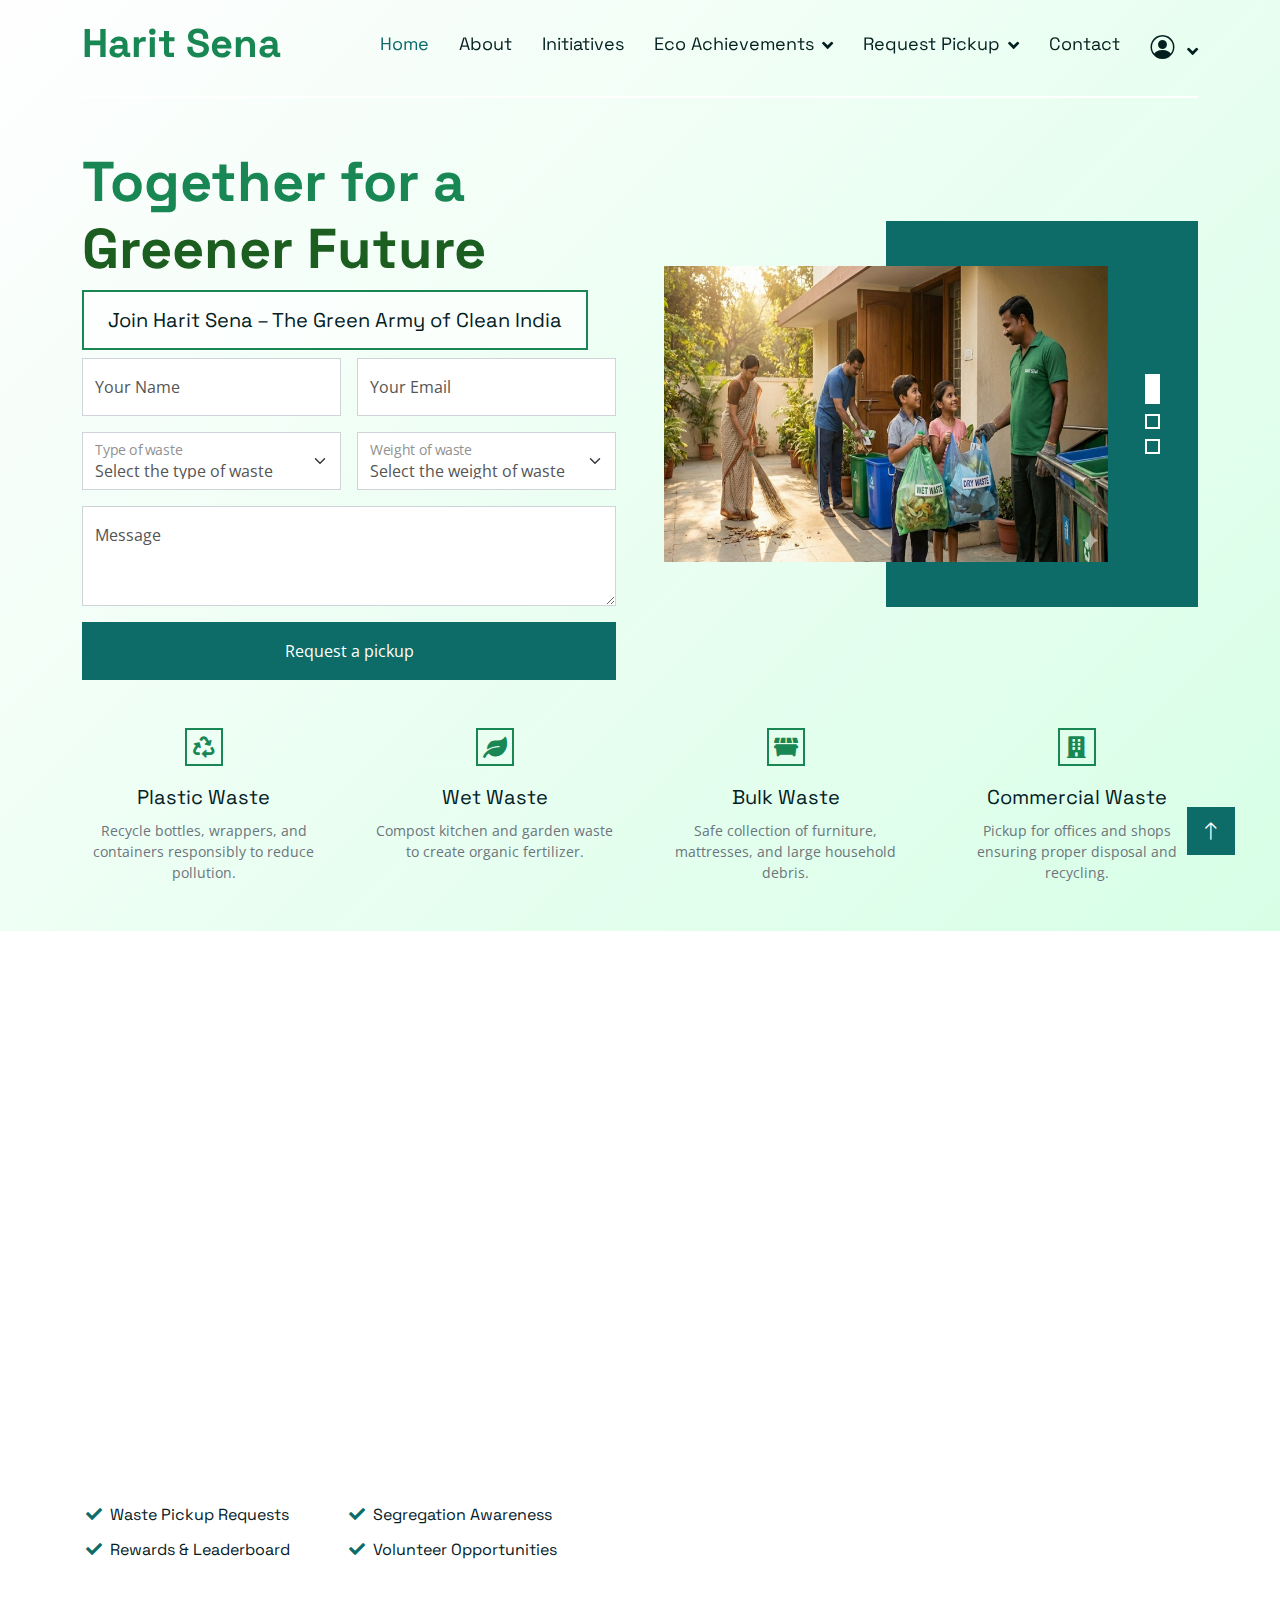
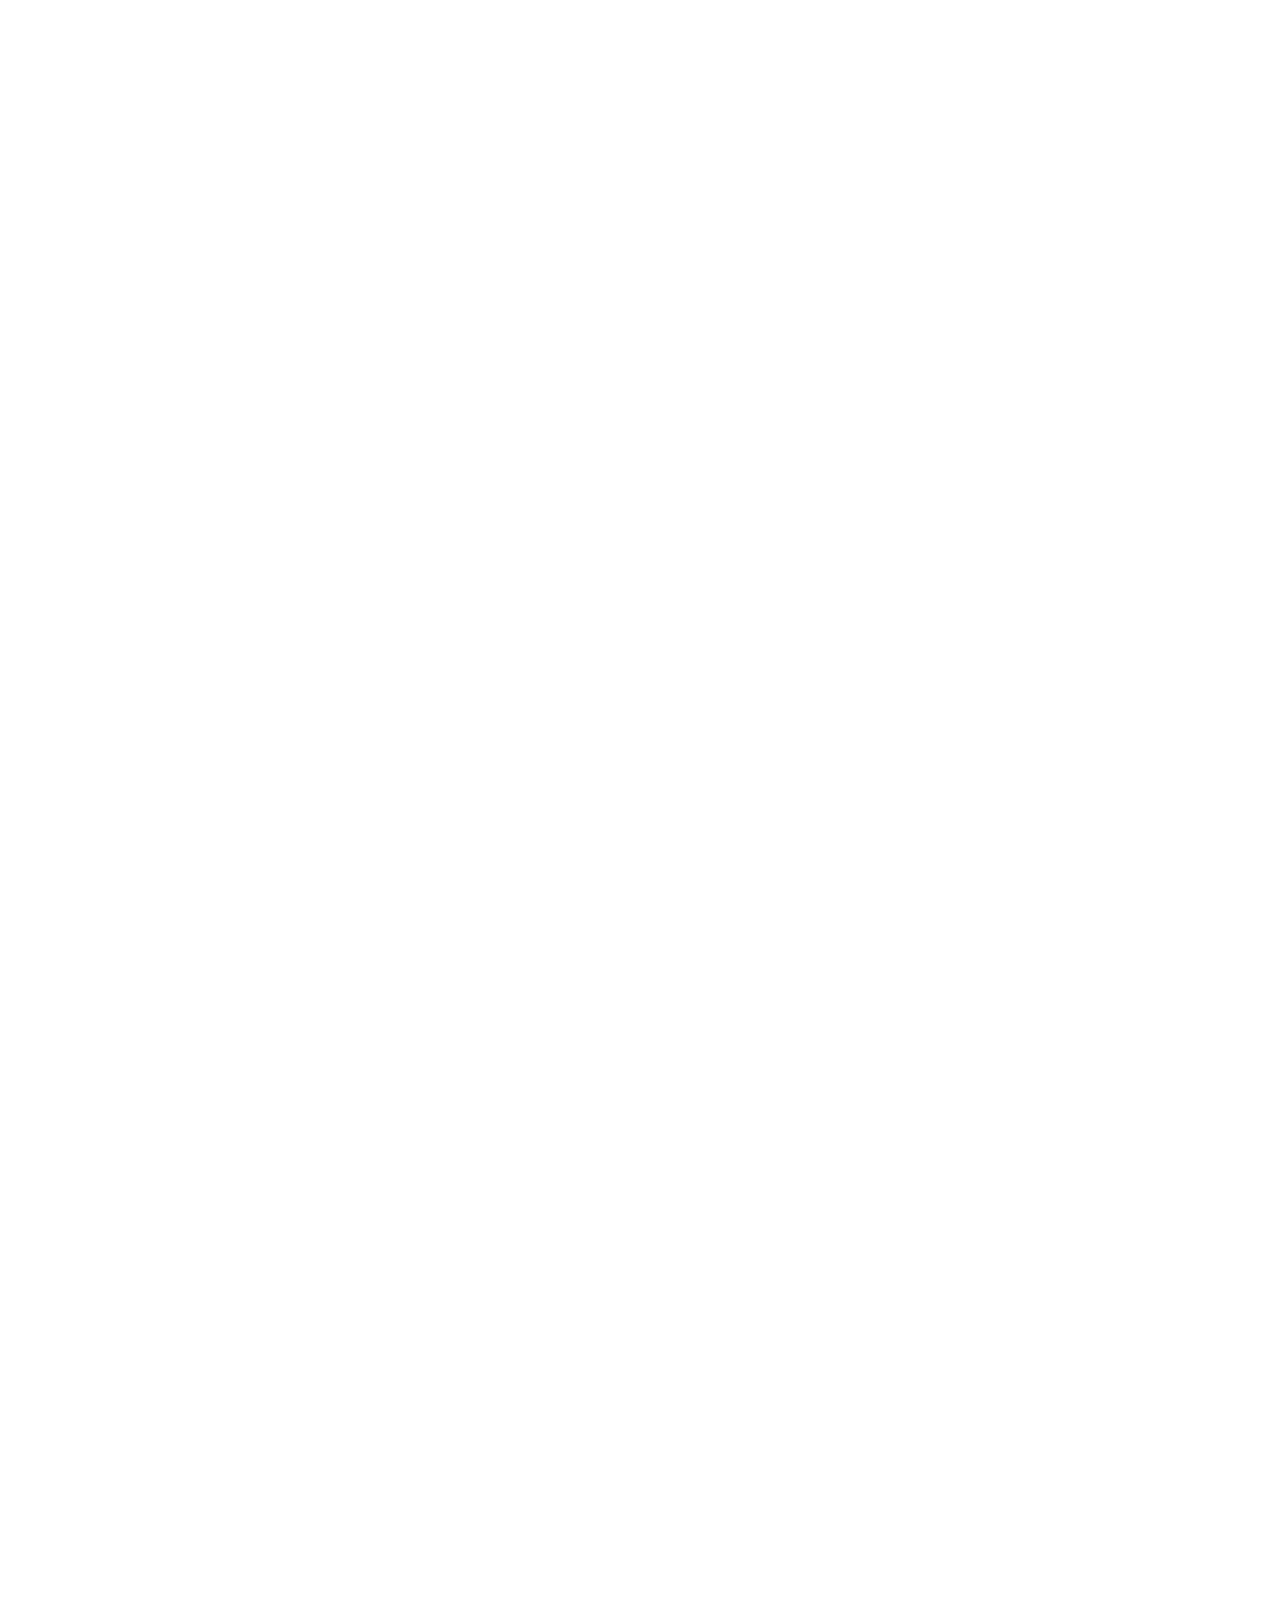
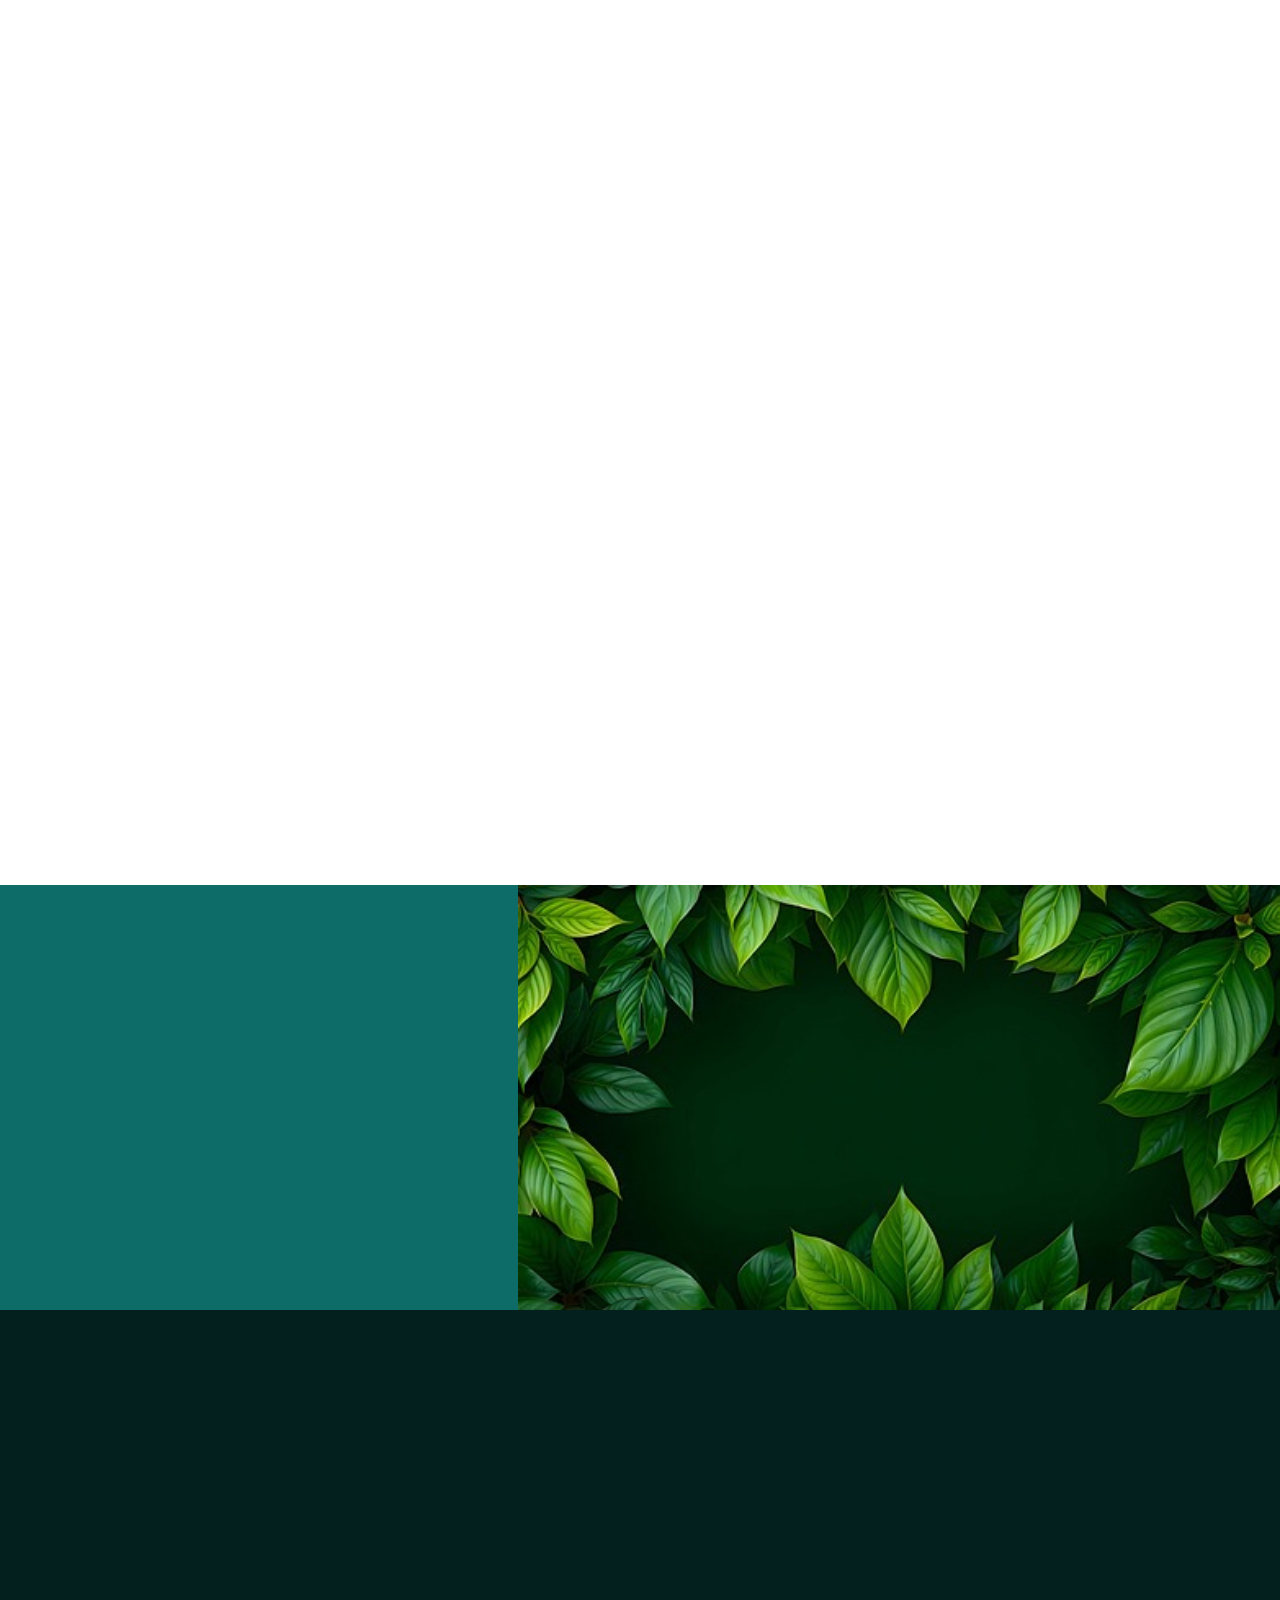
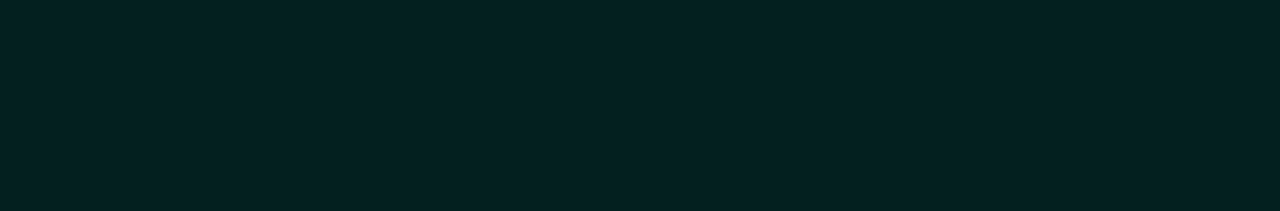
<file: index.html>
<!DOCTYPE html>
<html lang="en">

<head>
    <meta charset="utf-8">
    <title>Harit Sena - Green Army for a Greener Future</title>
    <meta content="width=device-width, initial-scale=1.0" name="viewport">
    <meta name="keywords" content="Harit Sena, Green Army, Environmental Organization, Tree Plantation, Eco Club, Forest Conservation, Sustainability, Nashik, India, Go Green">
    <meta content="Harit Sena (Green Army) is a volunteer-driven environmental movement focused on tree plantation, forest conservation, and spreading awareness about sustainable living. Join us in building a greener future." name="description">

    <!-- Favicon -->
    <link href="img/harit_sena_logo.png" rel="icon">

    <!-- Font Awesome -->
    <link rel="stylesheet" href="https://cdnjs.cloudflare.com/ajax/libs/font-awesome/6.5.1/css/all.min.css">

    <!-- Google Web Fonts -->
    <link rel="preconnect" href="https://fonts.googleapis.com">
    <link rel="preconnect" href="https://fonts.gstatic.com" crossorigin>
    <link href="https://fonts.googleapis.com/css2?family=Open+Sans&family=Space+Grotesk&display=swap" rel="stylesheet">

    <!-- Icon Font Stylesheet -->
    <link href="https://cdnjs.cloudflare.com/ajax/libs/font-awesome/5.10.0/css/all.min.css" rel="stylesheet">
    <link href="https://cdn.jsdelivr.net/npm/bootstrap-icons@1.4.1/font/bootstrap-icons.css" rel="stylesheet">

    <!-- Libraries Stylesheet -->
    <link href="lib/animate/animate.min.css" rel="stylesheet">
    <link href="lib/owlcarousel/assets/owl.carousel.min.css" rel="stylesheet">

    <!-- Customized Bootstrap Stylesheet -->
    <link href="css/bootstrap.min.css" rel="stylesheet">

    <!-- Template Stylesheet -->
    <link href="css/style.css" rel="stylesheet">
</head>

<body>
    <!-- Spinner Start -->
    <div id="spinner"
        class="show bg-white position-fixed translate-middle w-100 vh-100 top-50 start-50 d-flex align-items-center justify-content-center">
        <div class="spinner-grow text-success" style="width: 3rem; height: 3rem;" role="status">
            <span class="sr-only">Loading...</span>
        </div>
    </div>
    <!-- Spinner End -->


    <!-- Navbar Start -->
    <div class="container-fluid sticky-top">
        <div class="container">
            <nav class="navbar navbar-expand-lg navbar-light border-bottom border-2 border-white">
                <a href="index.html" class="navbar-brand">
                    <h1 class="text-success fw-bold">Harit Sena</h1>
                </a>
                <button type="button" class="navbar-toggler ms-auto me-0" data-bs-toggle="collapse"
                    data-bs-target="#navbarCollapse">
                    <span class="navbar-toggler-icon"></span>
                </button>
                <div class="collapse navbar-collapse" id="navbarCollapse">
                    <div class="navbar-nav ms-auto">
                        <a href="index.html" class="nav-item nav-link active">Home</a>
                        <a href="about.html" class="nav-item nav-link">About</a>
                        <a href="Initiatives.html" class="nav-item nav-link">Initiatives</a>
                        <div class="nav-item dropdown">
                            <a href="#!" class="nav-link dropdown-toggle" data-bs-toggle="dropdown">Eco Achievements</a>
                            <div class="dropdown-menu bg-light mt-2">
                                <a href="Rewards.html" class="dropdown-item">Rewards</a>
                                <a href="Leaderboard.html" class="dropdown-item">Leaderboard</a>
                                <a href="Certificates.html" class="dropdown-item">Certificates</a>
                            </div>
                        </div>
                        <div class="nav-item dropdown">
                            <a href="#!" class="nav-link dropdown-toggle" data-bs-toggle="dropdown">Request Pickup</a>
                            <div class="dropdown-menu bg-light mt-2">
                                <a href="#" class="dropdown-item">Household waste</a>
                                <a href="#" class="dropdown-item">Bulk waste</a>
                                <a href="#" class="dropdown-item">Commercial waste</a>
                                <a href="#" class="dropdown-item">Plastic waste</a>
                                <a href="#" class="dropdown-item">Other</a>
                            </div>
                        </div>
                        <a href="contact.html" class="nav-item nav-link">Contact</a>
                        <div class="nav-item dropdown">
                            <li class="nav-item dropdown">
                                <a class="nav-link dropdown-toggle" href="#" id="accountDropdown" role="button"
                                data-bs-toggle="dropdown" aria-expanded="false">
                                <i class="bi bi-person-circle fs-4"></i>
                                </a>
                                <ul class="dropdown-menu dropdown-menu-end" aria-labelledby="accountDropdown">
                                <li><a class="dropdown-item" href="Login.html">Login</a></li>
                                <li><a class="dropdown-item" href="Signup.html">Sign Up</a></li>
                                <li><hr class="dropdown-divider"></li>
                                <li><a class="dropdown-item" href="Profile.html">Profile</a></li>
                                </ul>
                            </li>
                        </div>
                    </div>
                </div>
            </nav>
        </div>
    </div>
    <!-- Navbar End -->


    <!-- Hero Start -->
    <div class="container-fluid pb-5 hero-header bg-light mb-5">
        <div class="container">
            <div class="row g-5 align-items-center mb-5">
                <div class="col-lg-6">
                    <div class="wow fadeIn" data-wow-delay="0.3s">
                        <h1 class="display-4 fw-bold mb-2 animated slideInRight text-success">Together for a <span style="color:#1B5E20";>Greener Future</span></h1>
                        <h5 class="d-inline-block border border-2 border-success py-3 px-4 mb-2 animated slideInRight" style="background-color:#ffffffa8";>
                        Join Harit Sena &ndash; The Green Army of Clean India</h5>
                        <form>
                            <div class="row g-3">
                                <div class="col-md-6">
                                    <div class="form-floating">
                                        <input type="text" class="form-control" id="name" placeholder="Your Name">
                                        <label for="name">Your Name</label>
                                    </div>
                                </div>
                                <div class="col-md-6">
                                    <div class="form-floating">
                                        <input type="email" class="form-control" id="email" placeholder="Your Email">
                                        <label for="email">Your Email</label>
                                    </div>
                                </div>
                                <div class="col-md-6">
                                    <div class="form-floating">
                                        <select class="form-select" id="floatingSelect" aria-label="Floating label select example">
                                            <option selected>Select the type of waste</option>
                                            <option value="1">Plastic waste</option>
                                            <option value="2">Wet waste</option>
                                            <option value="3">Paper/Cardboard waste</option>
                                            <option value="3">E-waste</option>
                                        </select>
                                        <label for="floatingSelect">Type of waste</label>
                                    </div>
                                </div>
                                <div class="col-md-6">
                                    <div class="form-floating">
                                        <select class="form-select" id="floatingSelect" aria-label="Floating label select example">
                                            <option selected>Select the weight of waste</option>
                                            <option value="1">2 kg</option>
                                            <option value="2">4 kg</option>
                                            <option value="3">6 kg</option>
                                            <option value="3">8 kg</option>
                                        </select>
                                        <label for="floatingSelect">Weight of waste</label>
                                    </div>
                                </div>
                                <div class="col-12">
                                    <div class="form-floating">
                                        <textarea class="form-control" placeholder="Leave a message here" id="message"
                                            style="height: 100px"></textarea>
                                        <label for="message">Message</label>
                                    </div>
                                </div>
                                <div class="col-12">
                                    <button class="btn btn-primary w-100 py-3" type="submit">Request a pickup</button>
                                </div>
                            </div>
                        </form>
                    </div>
                </div>
                <div class="col-lg-6">
                    <div class="owl-carousel header-carousel animated fadeIn">
                        <img class="img-fluid rounded-3" src="img/Img1.png" alt="">
                        <img class="img-fluid rounded-3" src="img/Img2.png" alt="">
                        <img class="img-fluid rounded-3" src="img/Img3.png" alt="">
                    </div>
                </div>
            </div>
            <div class="row g-5 animated fadeIn">
                <!-- Plastic Waste -->
                <div class="col-md-6 col-lg-3 text-center">
                    <div class="d-flex flex-column align-items-center">
                        <div class="flex-shrink-0 btn-square border border-2 border-success mb-3">
                            <i class="fa fa-recycle text-success fa-lg"></i>
                        </div>
                        <h5 class="lh-base mb-2">Plastic Waste</h5>
                        <p class="text-muted small mb-0">
                            Recycle bottles, wrappers, and containers responsibly to reduce pollution.
                        </p>
                    </div>
                </div>
                <!-- Wet Waste -->
                <div class="col-md-6 col-lg-3 text-center">
                    <div class="d-flex flex-column align-items-center">
                        <div class="flex-shrink-0 btn-square border border-2 border-success mb-3">
                            <i class="fa fa-leaf text-success fa-lg"></i>
                        </div>
                        <h5 class="lh-base mb-2">Wet Waste</h5>
                        <p class="text-muted small mb-0">
                            Compost kitchen and garden waste to create organic fertilizer.
                        </p>

                    </div>
                </div>
                <div class="col-md-6 col-lg-3 text-center">
                    <div class="d-flex flex-column align-items-center">
                        <div class="flex-shrink-0 btn-square border border-2 border-success mb-3">
                            <i class="fa fa-dumpster text-success fa-lg"></i>
                        </div>
                        <h5 class="lh-base mb-2">Bulk Waste</h5>
                        <p class="text-muted small mb-0">
                            Safe collection of furniture, mattresses, and large household debris.
                        </p>
                    </div>
                </div>
                <div class="col-md-6 col-lg-3 text-center">
                    <div class="d-flex flex-column align-items-center">
                        <div class="flex-shrink-0 btn-square border border-2 border-success mb-3">
                            <i class="fa fa-building text-success fa-lg"></i>
                        </div>
                        <h5 class="lh-base mb-2">Commercial Waste</h5>
                        <p class="text-muted small mb-0">
                            Pickup for offices and shops ensuring proper disposal and recycling.
                        </p>
                    </div>
                </div>
            </div>
        </div>
    </div>
    <!-- Hero End -->


    <!-- About Start -->
    <div class="container-fluid py-5">
        <div class="container">
            <div class="row g-5 align-items-center">
                <!-- Left Side Images + Points -->
                <div class="col-lg-6">
                    <div class="row g-3">
                        <!-- Images -->
                        <div class="col-6 wow fadeIn" data-wow-delay="0.1s">
                            <div class="what-we-do">
                                <img class="img-fluid rounded" src="img/Community waste.png" alt="Waste Collection Image">
                            </div>
                        </div>
                        <div class="col-6 wow fadeIn" data-wow-delay="0.3s">
                            <div class="what-we-do">
                                <img class="img-fluid rounded" src="img/Leaderboard.png" alt="Community Drive Image">
                            </div>
                        </div>

                        <!-- Points (below images) -->
                        <div class="row mt-3">
                        <div class="col-sm-6">
                            <h6 class="mb-3"><i class="fa fa-check text-primary me-2"></i>Waste Pickup Requests</h6>
                            <h6 class="mb-0"><i class="fa fa-check text-primary me-2"></i>Rewards & Leaderboard</h6>
                        </div>
                        <div class="col-sm-6">
                            <h6 class="mb-3"><i class="fa fa-check text-primary me-2"></i>Segregation Awareness</h6>
                            <h6 class="mb-0"><i class="fa fa-check text-primary me-2"></i>Volunteer Opportunities</h6>
                        </div>
                        </div>
                    </div>
                </div>

                <!-- Right Side Text -->
                <div class="col-lg-6 wow fadeIn" data-wow-delay="0.5s">
                    <h1 class="mb-5"><span class="text-uppercase text-success bg-light px-2">What We Do</span> Turning Waste Management into a Rewarding Habit</h1>

                    <p class="mb-4">At <strong>Harit Sena</strong>, we make waste management simple, responsible, and rewarding.</p>

                    <p class="mb-4">pickup for their segregated waste directly from our website. Our team ensures each type — plastic, wet, bulk, or commercial — is collected responsibly and sent for proper recycling or processing.</p>

                    <p class="mb-4">We encourage segregation through incentives and rewards. Citizens earn points based on the quality of segregation and weight of the waste, and their efforts are recognized on a community leaderboard.</p>

                    <p class="mb-4">Along with waste collection, Harit Sena regularly organizes awareness campaigns and community drives to promote environmental responsibility and sustainable living among citizens.</p>
                    
                    <!-- Buttons -->
                    <div class="d-flex align-items-center mt-5">
                        <a class="btn btn-success px-4 me-2" href="#!">Read More</a>
                        <a class="btn btn-outline-success btn-square border-2 me-2" href="#!"><i
                                class="fab fa-facebook-f"></i></a>
                        <a class="btn btn-outline-success btn-square border-2 me-2" href="#!"><i
                                class="fab fa-twitter"></i></a>
                        <a class="btn btn-outline-success btn-square border-2 me-2" href="#!"><i
                                class="fab fa-instagram"></i></a>
                        <a class="btn btn-outline-success btn-square border-2" href="#!"><i
                                class="fab fa-linkedin-in"></i></a>
                    </div>
                </div>
            </div>
        </div>
    </div>
    <!-- About End -->


    <!-- Feature Start -->
    <div class="container-fluid py-5">
        <div class="container">
            <div class="text-center wow fadeIn" data-wow-delay="0.1s">
                <h1 class="mb-5">Why People <span class="text-uppercase text-primary bg-light px-2">Choose Harit Sena</span>
                </h1>
            </div>
            <div class="row g-5 align-items-center text-center">
                <div class="col-md-6 col-lg-6 wow fadeIn" data-wow-delay="0.1s">
                    <i class="fa fa-leaf fa-5x text-primary mb-4"></i>
                    <h4>Strong Environmental Commitment</h4>
                    <p class="mb-0">Harit Sena has been dedicated to building a sustainable future through tree plantation, water conservation, and awareness drives that inspire real change</p>
                </div>
                <div class="col-md-6 col-lg-6 wow fadeIn" data-wow-delay="0.3s">
                    <i class="fa fa-users fa-5x text-primary mb-4"></i>
                    <h4>Community-Driven Movement</h4>
                    <p class="mb-0">We promote eco-friendly practices, waste reduction, and environmental education to create long-term awareness and greener lifestyles.</p>
                </div>
                <div class="col-md-6 col-lg-6 wow fadeIn" data-wow-delay="0.5s">
                    <i class="fa fa-handshake fa-5x text-primary mb-4"></i>
                    <h4>Collaborative Efforts</h4>
                    <p class="mb-0">We partner with local organizations, schools, and environmental bodies to ensure that every project leads to meaningful, long-lasting results</p>
                </div>
                <div class="col-md-6 col-lg-6 wow fadeIn" data-wow-delay="0.1s">                    <i class="fa fa-award fa-5x text-primary mb-4"></i>
                    <h4>Rewards & Recognition</h4>
                    <p class="mb-0">Our leaderboard system motivates volunteers with points, certificates, and appreciation for their contributions</p>
                </div>
            </div>
        </div>
    </div>
    <!-- Feature End -->


    <!-- Project Start -->
    <div class="container-fluid mt-5">
        <div class="container mt-5">
            <div class="row g-0">
                <div class="col-lg-5 wow fadeIn" data-wow-delay="0.1s">
                    <div class="d-flex flex-column justify-content-center bg-primary h-100 p-5">
                        <h1 class="text-white mb-5">Our Latest <span
                                class="text-uppercase text-primary bg-light px-2">Initiatives</span></h1>
                        <h4 class="text-white mb-0"><span class="display-1">3</span> of our latest community drives</h4>
                    </div>
                </div>
                <div class="col-lg-7">
                    <div class="row g-0">
                        <div class="col-md-6 col-lg-4 wow fadeIn" data-wow-delay="0.2s">
                            <div class="project-item position-relative overflow-hidden">
                                <img src="img/Tree-planting.png" class="img-fluid w-100" alt="Tree Plantation">
                                <a class="project-overlay text-decoration-none" href="#!">
                                    <h4 class="text-white">Tree Plantation</h4>
                                    <small class="text-white">120 Trees Planted</small>
                                </a>
                            </div>
                        </div>
                        <div class="col-md-6 col-lg-4 wow fadeIn" data-wow-delay="0.3s">
                            <div class="project-item position-relative overflow-hidden">
                                <img src="img/clean-up.png" class="img-fluid w-100" alt="Clean Up">
                                <a class="project-overlay text-decoration-none" href="#!">
                                    <h4 class="text-white">Clean-Up Drive</h4>
                                    <small class="text-white">85 Areas Cleaned</small>
                                </a>
                            </div>
                        </div>
                        <div class="col-md-6 col-lg-4 wow fadeIn" data-wow-delay="0.4s">
                            <div class="project-item position-relative overflow-hidden">
                                <img class="img-fluid w-100 h-50" src="img/Plastic-campaign.png" alt="Plastic-Free Campaign">
                                <a class="project-overlay text-decoration-none" href="#!">
                                    <h4 class="text-white">Plastic-Free Campaign</h4>
                                    <small class="text-white">200 Participants</small>
                                </a>
                            </div>
                        </div>
                        
                    </div>
                </div>
            </div>
        </div>
    </div>
    <!-- Project End -->


    <!-- Service Start -->
    <div class="container-fluid py-5">
        <div class="container py-5">
            <div class="row g-5 align-items-center">
                <div class="col-lg-5 wow fadeIn" data-wow-delay="0.1s">
                    <h1 class="mb-5">Our <span
                            class="text-uppercase text-primary bg-light px-2">Environmental Services</span></h1>
                    <p>Harit Sena works to create a cleaner and greener community by promoting waste segregation and reducing plastic use. Through awareness programs and local initiatives, we encourage responsible environmental habits.</p>
                    <p class="mb-5">To boost participation, we offer a Green Rewards Program and a Volunteer Leaderboard. Volunteers earn points for their efforts and gain recognition for making a positive environmental impact.</p>
                    <div class="d-flex align-items-center bg-light">
                        <div class="btn-square flex-shrink-0 bg-primary" style="width: 100px; height: 100px;">
                            <i class="fa-solid fa-envelope text-white"></i>
                        </div>
                        <div class="px-3">
                            <h4>haritsena2325@gmail.com</h4>
                            <span>Email us direct 24/7 for Environmental Guidance</span>
                        </div>
                    </div>
                </div>
                <div class="col-lg-7">
                    <div class="row g-0">
                        <div class="col-md-6 wow fadeIn" data-wow-delay="0.2s">
                            <div class="service-item h-100 d-flex flex-column justify-content-center bg-primary">
                                <a href="#!" class="service-img position-relative mb-4">
                                    <img class="img-fluid w-100" src="img/Waste segregation.png" alt="">
                                    <h5>Waste Segregation<br>Awareness</h5>
                                </a>
                                <p class="mb-0">Promoting proper waste segregation for a cleaner environment.</p>
                            </div>
                        </div>
                        <div class="col-md-6 wow fadeIn" data-wow-delay="0.4s">
                            <div class="service-item h-100 d-flex flex-column justify-content-center bg-light">
                                <a href="#!" class="service-img position-relative mb-4">
                                    <img class="img-fluid w-100" src="img/Plastic-free campaign.png" alt="">
                                    <h5>Plastic-Free<br>Campaign</h5>
                                </a>
                                <p class="mb-0">Encouraging reduction of single-use plastics.</p>
                            </div>
                        </div>
                        <div class="col-md-6 wow fadeIn" data-wow-delay="0.6s">
                            <div class="service-item h-100 d-flex flex-column justify-content-center bg-light">
                                <a href="#!" class="service-img position-relative mb-4">
                                    <img class="img-fluid w-100" src="img/Green rewards.png" alt="">
                                    <h5>Green Rewards</h5>
                                </a>
                                <p class="mb-0">Earn points and recognition for eco-friendly actions.</p>
                            </div>
                        </div>
                        <div class="col-md-6 wow fadeIn" data-wow-delay="0.8s">
                            <div class="service-item h-100 d-flex flex-column justify-content-center bg-primary">
                                <a href="#!" class="service-img position-relative mb-4">
                                    <img class="img-fluid w-100" src="img/Leaderboard service.png" alt="">
                                    <h5>Leaderboard</h5>
                                </a>
                                <p class="mb-0">Highlighting top contributors to inspire participation.</p>
                            </div>
                        </div>
                    </div>
                </div>
            </div>
        </div>
    </div>
    <!-- Service End -->



    <!-- Testimonial Start -->
    <div class="container-xxl py-5">
        <div class="container py-5">
            <div class="row justify-content-center">
                <div class="col-md-12 col-lg-9">
                    <div class="owl-carousel testimonial-carousel wow fadeIn" data-wow-delay="0.2s">
                        <div class="testimonial-item">
                            <div class="row g-5 align-items-center">
                                <div class="col-md-6">
                                    <div class="testimonial-img">
                                        <img class="img-fluid" src="img/Priya-mehta.png" alt="">
                                    </div>
                                </div>
                                <div class="col-md-6">
                                    <div class="testimonial-text pb-5 pb-md-0">
                                        <h3>Clean Living Initiative</h3>
                                        <p>Harit Sena made waste segregation so easy in our society. The Green Rewards system keeps everyone motivated!</p>
                                        <h5 class="mb-0">Priya Mehta</h5>
                                    </div>
                                </div>
                            </div>
                        </div>
                        <div class="testimonial-item">
                            <div class="row g-5 align-items-center">
                                <div class="col-md-6">
                                    <div class="testimonial-img">
                                        <img class="img-fluid" src="img/Rohan-kulkarni.png" alt="">
                                    </div>
                                </div>
                                <div class="col-md-6">
                                    <div class="testimonial-text pb-5 pb-md-0">
                                        <h3>Sustainable Habits</h3>
                                        <p>The reward system truly changed our daily habits. Proud to be part of this movement.</p>
                                        <h5 class="mb-0">Rohan Kulkarni</h5>
                                    </div>
                                </div>
                            </div>
                        </div>
                        <div class="testimonial-item">
                            <div class="row g-5 align-items-center">
                                <div class="col-md-6">
                                    <div class="testimonial-img">
                                        <img class="img-fluid" src="img/Sneha.png" alt="">
                                    </div>
                                </div>
                                <div class="col-md-6">
                                    <div class="testimonial-text pb-5 pb-md-0">
                                        <h3>Inspiring Green Action</h3>
                                        <p>The leaderboard feature encourages healthy competition while helping the environment. Amazing initiative!</p>
                                        <h5 class="mb-0">Sneha Patil</h5>
                                    </div>
                                </div>
                            </div>
                        </div>
                    </div>
                </div>
            </div>
        </div>
    </div>
    <!-- Testimonial End -->


    <!-- Newsletter Start -->
    <div class="container-fluid bg-primary newsletter p-0">
        <div class="container p-0">
            <div class="row g-0 align-items-center">
                <div class="col-md-5 ps-lg-0 text-start wow fadeIn" data-wow-delay="0.2s">
                    <img class="img-fluid w-100 m-4"  src="img/harit-sainik.png" alt="">
                </div>
                <div class="col-md-7 py-5 newsletter-text wow fadeIn text-center" data-wow-delay="0.5s">
                    <div class="p-5">
                        <h1 class="mb-5">Become the <br><span
                                class="text-uppercase text-primary bg-white px-2">HARIT SAINIK</span></h1>

                        <div class="d-grid gap-2 col-6 mx-auto">
                            <button class="btn btn-primary btn-lg" type="button">Start your journey</button>
                        </div>
                    </div>
                </div>
            </div>
        </div>
    </div>
    <!-- Newsletter End -->


    <!-- Footer Start -->
    <div class="container-fluid bg-dark text-white-50 footer pt-5">
        <div class="container py-5">
            <div class="row g-5">
                <div class="col-md-6 col-lg-3 wow fadeIn" data-wow-delay="0.1s">
                    <a href="index.html" class="d-inline-block mb-3">
                        <h1 class="text-white">HARIT SENA</h1>
                    </a>
                    <p class="mb-0"></p>
                </div>
                <div class="col-md-6 col-lg-3 wow fadeIn" data-wow-delay="0.3s">
                    <h5 class="text-white mb-4">Get In Touch</h5>
                    <p><i class="fa fa-map-marker-alt me-3"></i>GK AARKCON, Gaikwad Nagar, Punawale, Pune</p>
                    <p><i class="fa fa-phone-alt me-3"></i>+91 9774948729</p>
                    <p><i class="fa fa-envelope me-3"></i>haritsena2325@gmail.com</p>
                    <div class="d-flex pt-2">
                        <a class="btn btn-outline-primary btn-square border-2 me-2" href="#!"><i
                                class="fab fa-twitter"></i></a>
                        <a class="btn btn-outline-primary btn-square border-2 me-2" href="#!"><i
                                class="fab fa-facebook-f"></i></a>
                        <a class="btn btn-outline-primary btn-square border-2 me-2" href="#!"><i
                                class="fab fa-youtube"></i></a>
                        <a class="btn btn-outline-primary btn-square border-2 me-2" href="#!"><i
                                class="fab fa-instagram"></i></a>
                        <a class="btn btn-outline-primary btn-square border-2 me-2" href="#!"><i
                                class="fab fa-linkedin-in"></i></a>
                    </div>
                </div>
                <div class="col-md-6 col-lg-3 wow fadeIn" data-wow-delay="0.5s">
                    <h5 class="text-white mb-4">Popular Link</h5>
                    <a class="btn btn-link" href="#!">About Us</a>
                    <a class="btn btn-link" href="#!">Contact Us</a>
                    <a class="btn btn-link" href="#!">Privacy Policy</a>
                    <a class="btn btn-link" href="#!">Terms & Condition</a>
                    <a class="btn btn-link" href="#!">Initiatives</a>
                </div>
                <div class="col-md-6 col-lg-3 wow fadeIn" data-wow-delay="0.7s">
                    <h5 class="text-white mb-4">Our Services</h5>
                    <a class="btn btn-link" href="#!">♻️ Waste Collection</a>
                    <a class="btn btn-link" href="#!">🏆 Reward Program</a>
                    <a class="btn btn-link" href="#!">🌱 Tree Plantation</a>
                    <a class="btn btn-link" href="#!">📜 Volunteer Certification</a>
                    <a class="btn btn-link" href="#!">🧹 Cleanliness Drives</a>
                    <a class="btn btn-link" href="#!">📢 Awareness Campaigns</a>
                </div>
            </div>
        </div>
        <div class="container wow fadeIn" data-wow-delay="0.1s">
            <div class="copyright">
                <div class="row">
                    <div class="col-md-6 text-center text-md-start mb-3 mb-md-0">
                        &copy; <a class="border-bottom" href="#!">HARIT SENA</a>, All Right Reserved.

                        <!--/*** This template is free as long as you keep the below author’s credit link/attribution link/backlink. ***/-->
                        <!--/*** If you'd like to use the template without the below author’s credit link/attribution link/backlink, ***/-->
                        <!--/*** you can purchase the Credit Removal License from "https://htmlcodex.com/credit-removal". ***/-->
                        Designed By <a class="border-bottom" href="https://htmlcodex.com">HTML Codex</a>. Distributed by
                        <a class="border-bottom" href="https://themewagon.com" target="_blank">ThemeWagon</a>
                    </div>
                    <div class="col-md-6 text-center text-md-end">
                        <div class="footer-menu">
                            <a href="#!">Home</a>
                            <a href="#!">Cookies</a>
                            <a href="#!">Help</a>
                            <a href="#!">FAQs</a>
                        </div>
                    </div>
                </div>
            </div>
        </div>
    </div>
    <!-- Footer End -->


    <!-- Back to Top -->
    <a href="#!" class="btn btn-lg btn-primary btn-lg-square back-to-top"><i class="bi bi-arrow-up"></i></a>


    <!-- JavaScript Libraries -->
    <script src="https://ajax.googleapis.com/ajax/libs/jquery/3.6.1/jquery.min.js"></script>
    <script src="https://cdn.jsdelivr.net/npm/bootstrap@5.0.0/dist/js/bootstrap.bundle.min.js"></script>
    <script src="lib/wow/wow.min.js"></script>
    <script src="lib/easing/easing.min.js"></script>
    <script src="lib/waypoints/waypoints.min.js"></script>
    <script src="lib/owlcarousel/owl.carousel.min.js"></script>

    <!-- Template Javascript -->
    <script src="js/main.js"></script>
</body>

</html>
</file>
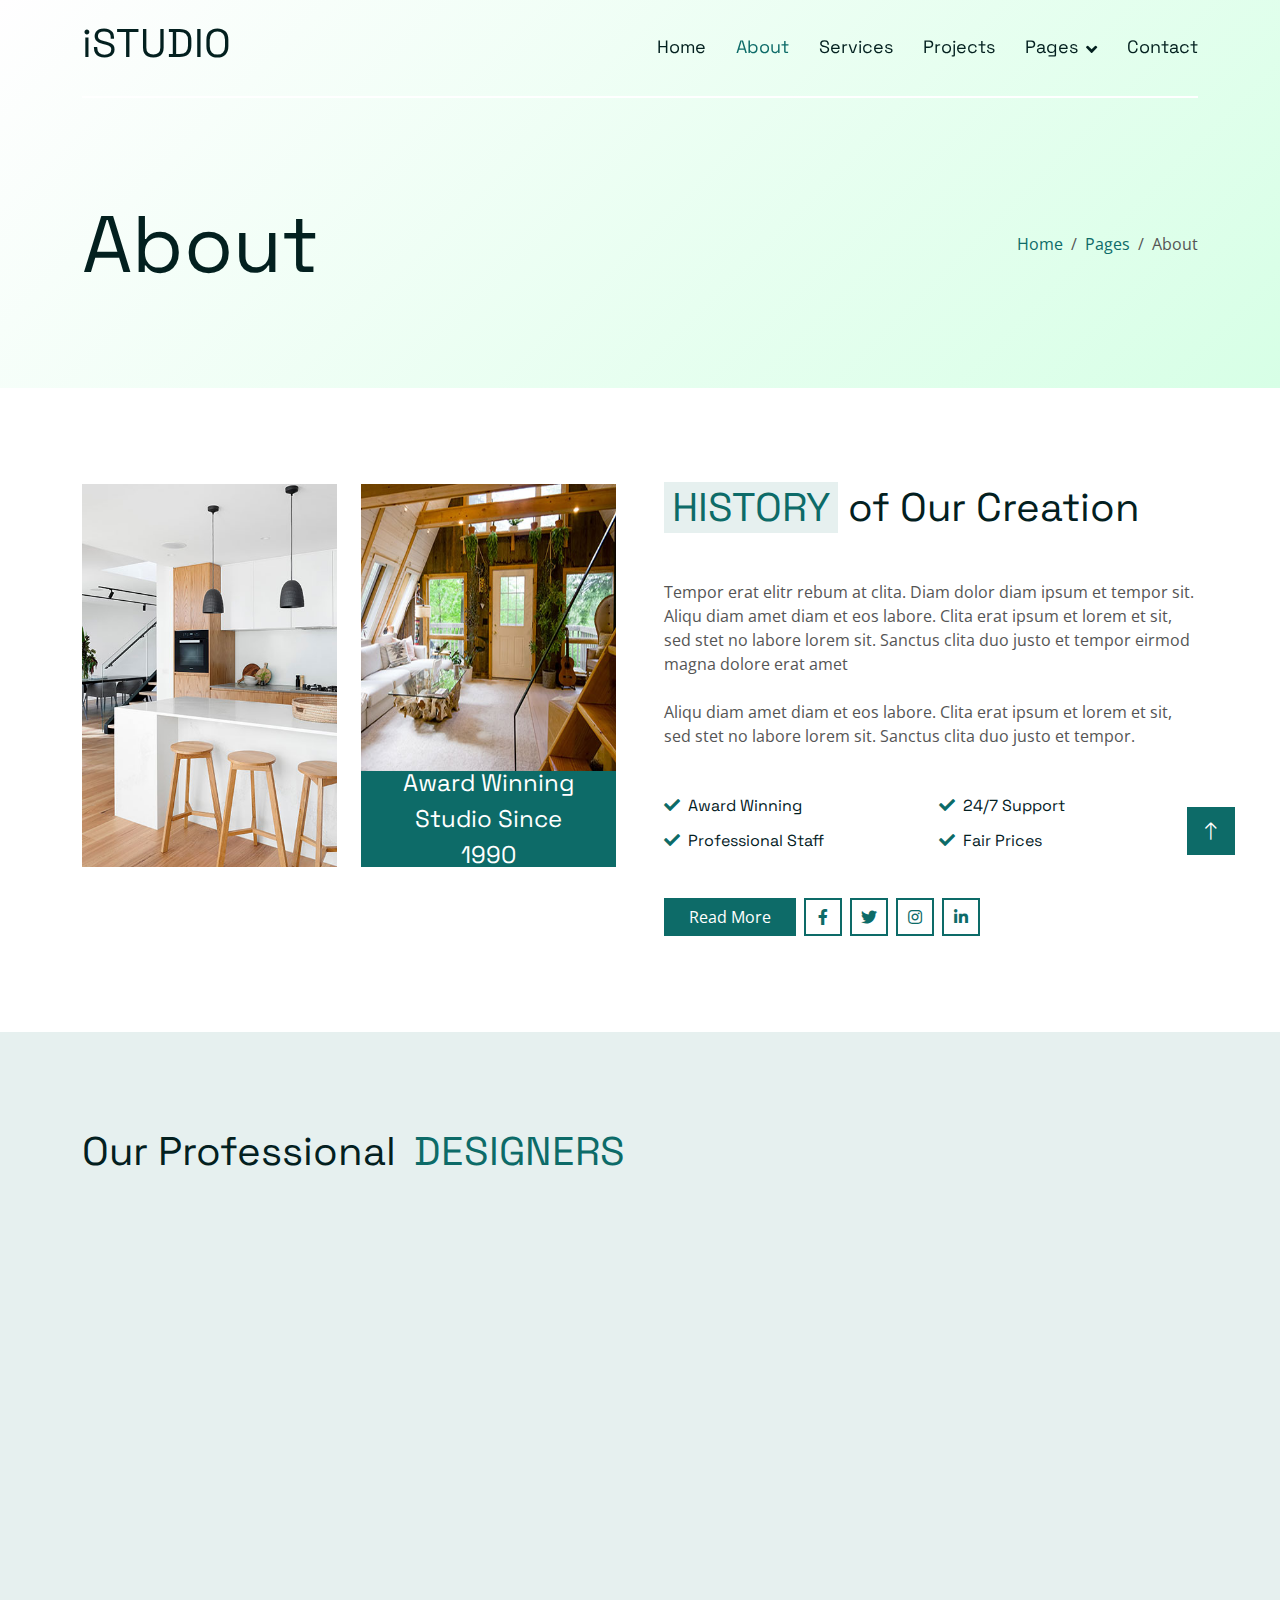
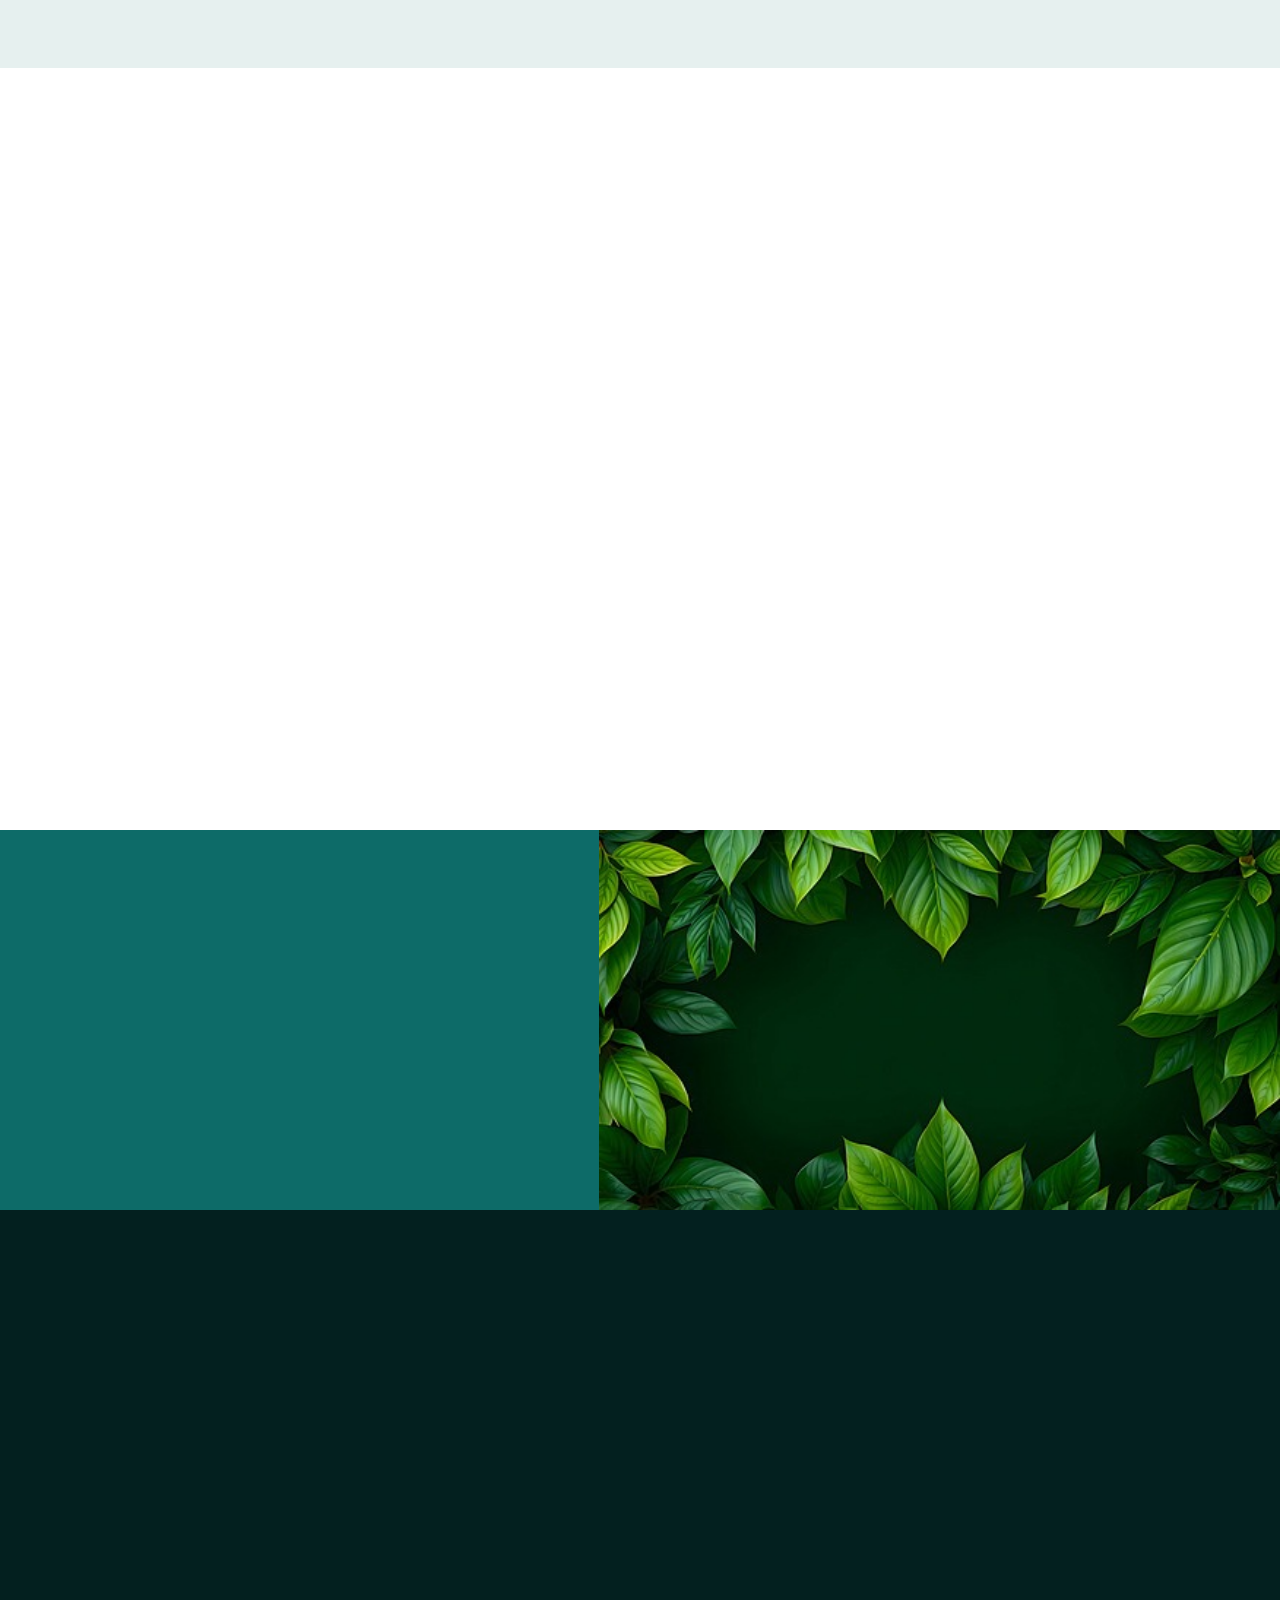
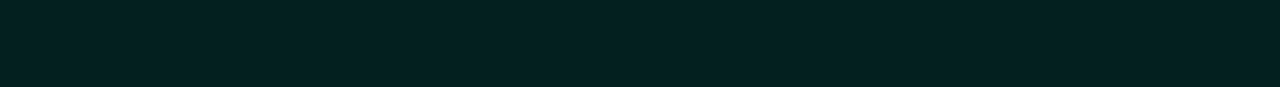
<file: about.html>
<!DOCTYPE html>
<html lang="en">

<head>
    <meta charset="utf-8">
    <title>iSTUDIO - Interior Design Website Template Free</title>
    <meta content="width=device-width, initial-scale=1.0" name="viewport">
    <meta content="" name="keywords">
    <meta content="" name="description">

    <!-- Favicon -->
    <link href="img/favicon.ico" rel="icon">

    <!-- Google Web Fonts -->
    <link rel="preconnect" href="https://fonts.googleapis.com">
    <link rel="preconnect" href="https://fonts.gstatic.com" crossorigin>
    <link href="https://fonts.googleapis.com/css2?family=Open+Sans&family=Space+Grotesk&display=swap" rel="stylesheet">

    <!-- Icon Font Stylesheet -->
    <link href="https://cdnjs.cloudflare.com/ajax/libs/font-awesome/5.10.0/css/all.min.css" rel="stylesheet">
    <link href="https://cdn.jsdelivr.net/npm/bootstrap-icons@1.4.1/font/bootstrap-icons.css" rel="stylesheet">

    <!-- Libraries Stylesheet -->
    <link href="lib/animate/animate.min.css" rel="stylesheet">
    <link href="lib/owlcarousel/assets/owl.carousel.min.css" rel="stylesheet">

    <!-- Customized Bootstrap Stylesheet -->
    <link href="css/bootstrap.min.css" rel="stylesheet">

    <!-- Template Stylesheet -->
    <link href="css/style.css" rel="stylesheet">
</head>

<body>
    <!-- Spinner Start -->
    <div id="spinner"
        class="show bg-white position-fixed translate-middle w-100 vh-100 top-50 start-50 d-flex align-items-center justify-content-center">
        <div class="spinner-grow text-primary" style="width: 3rem; height: 3rem;" role="status">
            <span class="sr-only">Loading...</span>
        </div>
    </div>
    <!-- Spinner End -->


    <!-- Navbar Start -->
    <div class="container-fluid sticky-top">
        <div class="container">
            <nav class="navbar navbar-expand-lg navbar-light border-bottom border-2 border-white">
                <a href="index.html" class="navbar-brand">
                    <h1>iSTUDIO</h1>
                </a>
                <button type="button" class="navbar-toggler ms-auto me-0" data-bs-toggle="collapse"
                    data-bs-target="#navbarCollapse">
                    <span class="navbar-toggler-icon"></span>
                </button>
                <div class="collapse navbar-collapse" id="navbarCollapse">
                    <div class="navbar-nav ms-auto">
                        <a href="index.html" class="nav-item nav-link">Home</a>
                        <a href="about.html" class="nav-item nav-link active">About</a>
                        <a href="service.html" class="nav-item nav-link">Services</a>
                        <a href="project.html" class="nav-item nav-link">Projects</a>
                        <div class="nav-item dropdown">
                            <a href="#!" class="nav-link dropdown-toggle" data-bs-toggle="dropdown">Pages</a>
                            <div class="dropdown-menu bg-light mt-2">
                                <a href="feature.html" class="dropdown-item">Features</a>
                                <a href="team.html" class="dropdown-item">Our Team</a>
                                <a href="testimonial.html" class="dropdown-item">Testimonial</a>
                                <a href="404.html" class="dropdown-item">404 Page</a>
                            </div>
                        </div>
                        <a href="contact.html" class="nav-item nav-link">Contact</a>
                    </div>
                </div>
            </nav>
        </div>
    </div>
    <!-- Navbar End -->


    <!-- Hero Start -->
    <div class="container-fluid pb-5 bg-primary hero-header">
        <div class="container py-5">
            <div class="row g-3 align-items-center">
                <div class="col-lg-6 text-center text-lg-start">
                    <h1 class="display-1 mb-0 animated slideInLeft">About</h1>
                </div>
                <div class="col-lg-6 animated slideInRight">
                    <nav aria-label="breadcrumb">
                        <ol class="breadcrumb justify-content-center justify-content-lg-end mb-0">
                            <li class="breadcrumb-item"><a class="text-primary" href="#!">Home</a></li>
                            <li class="breadcrumb-item"><a class="text-primary" href="#!">Pages</a></li>
                            <li class="breadcrumb-item text-secondary active" aria-current="page">About</li>
                        </ol>
                    </nav>
                </div>
            </div>
        </div>
    </div>
    <!-- Hero End -->


    <!-- About Start -->
    <div class="container-fluid py-5">
        <div class="container py-5">
            <div class="row g-5">
                <div class="col-lg-6">
                    <div class="row">
                        <div class="col-6 wow fadeIn" data-wow-delay="0.1s">
                            <img class="img-fluid" src="img/about-1.jpg" alt="">
                        </div>
                        <div class="col-6 wow fadeIn" data-wow-delay="0.3s">
                            <img class="img-fluid h-75" src="img/about-2.jpg" alt="">
                            <div class="h-25 d-flex align-items-center text-center bg-primary px-4">
                                <h4 class="text-white lh-base mb-0">Award Winning Studio Since 1990</h4>
                            </div>
                        </div>
                    </div>
                </div>
                <div class="col-lg-6 wow fadeIn" data-wow-delay="0.5s">
                    <h1 class="mb-5"><span class="text-uppercase text-primary bg-light px-2">History</span> of Our
                        Creation</h1>
                    <p class="mb-4">Tempor erat elitr rebum at clita. Diam dolor diam ipsum et tempor sit. Aliqu diam
                        amet diam et eos labore. Clita erat ipsum et lorem et sit, sed stet no labore lorem sit. Sanctus
                        clita duo justo et tempor eirmod magna dolore erat amet</p>
                    <p class="mb-5">Aliqu diam amet diam et eos labore. Clita erat ipsum et lorem et sit, sed stet no
                        labore lorem sit. Sanctus clita duo justo et tempor.</p>
                    <div class="row g-3">
                        <div class="col-sm-6">
                            <h6 class="mb-3"><i class="fa fa-check text-primary me-2"></i>Award Winning</h6>
                            <h6 class="mb-0"><i class="fa fa-check text-primary me-2"></i>Professional Staff</h6>
                        </div>
                        <div class="col-sm-6">
                            <h6 class="mb-3"><i class="fa fa-check text-primary me-2"></i>24/7 Support</h6>
                            <h6 class="mb-0"><i class="fa fa-check text-primary me-2"></i>Fair Prices</h6>
                        </div>
                    </div>
                    <div class="d-flex align-items-center mt-5">
                        <a class="btn btn-primary px-4 me-2" href="#!">Read More</a>
                        <a class="btn btn-outline-primary btn-square border-2 me-2" href="#!"><i
                                class="fab fa-facebook-f"></i></a>
                        <a class="btn btn-outline-primary btn-square border-2 me-2" href="#!"><i
                                class="fab fa-twitter"></i></a>
                        <a class="btn btn-outline-primary btn-square border-2 me-2" href="#!"><i
                                class="fab fa-instagram"></i></a>
                        <a class="btn btn-outline-primary btn-square border-2" href="#!"><i
                                class="fab fa-linkedin-in"></i></a>
                    </div>
                </div>
            </div>
        </div>
    </div>
    <!-- About End -->


    <!-- Team Start -->
    <div class="container-fluid bg-light py-5">
        <div class="container py-5">
            <h1 class="mb-5">Our Professional <span class="text-uppercase text-primary bg-light px-2">Designers</span>
            </h1>
            <div class="row g-4">
                <div class="col-md-6 col-lg-3 wow fadeIn" data-wow-delay="0.1s">
                    <div class="team-item position-relative overflow-hidden">
                        <img class="img-fluid w-100" src="img/team-1.jpg" alt="">
                        <div class="team-overlay">
                            <small class="mb-2">Architect</small>
                            <h4 class="lh-base text-light">Boris Johnson</h4>
                            <div class="d-flex justify-content-center">
                                <a class="btn btn-outline-primary btn-sm-square border-2 me-2" href="#!">
                                    <i class="fab fa-facebook-f"></i>
                                </a>
                                <a class="btn btn-outline-primary btn-sm-square border-2 me-2" href="#!">
                                    <i class="fab fa-twitter"></i>
                                </a>
                                <a class="btn btn-outline-primary btn-sm-square border-2 me-2" href="#!">
                                    <i class="fab fa-instagram"></i>
                                </a>
                                <a class="btn btn-outline-primary btn-sm-square border-2 me-2" href="#!">
                                    <i class="fab fa-linkedin-in"></i>
                                </a>
                            </div>
                        </div>
                    </div>
                </div>
                <div class="col-md-6 col-lg-3 wow fadeIn" data-wow-delay="0.3s">
                    <div class="team-item position-relative overflow-hidden">
                        <img class="img-fluid w-100" src="img/team-2.jpg" alt="">
                        <div class="team-overlay">
                            <small class="mb-2">Architect</small>
                            <h4 class="lh-base text-light">Donald Pakura</h4>
                            <div class="d-flex justify-content-center">
                                <a class="btn btn-outline-primary btn-sm-square border-2 me-2" href="#!">
                                    <i class="fab fa-facebook-f"></i>
                                </a>
                                <a class="btn btn-outline-primary btn-sm-square border-2 me-2" href="#!">
                                    <i class="fab fa-twitter"></i>
                                </a>
                                <a class="btn btn-outline-primary btn-sm-square border-2 me-2" href="#!">
                                    <i class="fab fa-instagram"></i>
                                </a>
                                <a class="btn btn-outline-primary btn-sm-square border-2 me-2" href="#!">
                                    <i class="fab fa-linkedin-in"></i>
                                </a>
                            </div>
                        </div>
                    </div>
                </div>
                <div class="col-md-6 col-lg-3 wow fadeIn" data-wow-delay="0.5s">
                    <div class="team-item position-relative overflow-hidden">
                        <img class="img-fluid w-100" src="img/team-3.jpg" alt="">
                        <div class="team-overlay">
                            <small class="mb-2">Architect</small>
                            <h4 class="lh-base text-light">Bradley Gordon</h4>
                            <div class="d-flex justify-content-center">
                                <a class="btn btn-outline-primary btn-sm-square border-2 me-2" href="#!">
                                    <i class="fab fa-facebook-f"></i>
                                </a>
                                <a class="btn btn-outline-primary btn-sm-square border-2 me-2" href="#!">
                                    <i class="fab fa-twitter"></i>
                                </a>
                                <a class="btn btn-outline-primary btn-sm-square border-2 me-2" href="#!">
                                    <i class="fab fa-instagram"></i>
                                </a>
                                <a class="btn btn-outline-primary btn-sm-square border-2 me-2" href="#!">
                                    <i class="fab fa-linkedin-in"></i>
                                </a>
                            </div>
                        </div>
                    </div>
                </div>
                <div class="col-md-6 col-lg-3 wow fadeIn" data-wow-delay="0.7s">
                    <div class="team-item position-relative overflow-hidden">
                        <img class="img-fluid w-100" src="img/team-4.jpg" alt="">
                        <div class="team-overlay">
                            <small class="mb-2">Architect</small>
                            <h4 class="lh-base text-light">Alexander Bell</h4>
                            <div class="d-flex justify-content-center">
                                <a class="btn btn-outline-primary btn-sm-square border-2 me-2" href="#!">
                                    <i class="fab fa-facebook-f"></i>
                                </a>
                                <a class="btn btn-outline-primary btn-sm-square border-2 me-2" href="#!">
                                    <i class="fab fa-twitter"></i>
                                </a>
                                <a class="btn btn-outline-primary btn-sm-square border-2 me-2" href="#!">
                                    <i class="fab fa-instagram"></i>
                                </a>
                                <a class="btn btn-outline-primary btn-sm-square border-2 me-2" href="#!">
                                    <i class="fab fa-linkedin-in"></i>
                                </a>
                            </div>
                        </div>
                    </div>
                </div>
            </div>
        </div>
    </div>
    <!-- Team End -->


    <!-- Feature Start -->
    <div class="container-fluid py-5">
        <div class="container py-5">
            <div class="text-center wow fadeIn" data-wow-delay="0.1s">
                <h1 class="mb-5">Why People <span class="text-uppercase text-primary bg-light px-2">Choose Us</span>
                </h1>
            </div>
            <div class="row g-5 align-items-center text-center">
                <div class="col-md-6 col-lg-4 wow fadeIn" data-wow-delay="0.1s">
                    <i class="fa fa-calendar-alt fa-5x text-primary mb-4"></i>
                    <h4>25+ Years Experience</h4>
                    <p class="mb-0">Clita erat ipsum et lorem et sit, sed stet no labore lorem sit. Sanctus clita duo
                        justo et tempor eirmod magna dolore erat amet</p>
                </div>
                <div class="col-md-6 col-lg-4 wow fadeIn" data-wow-delay="0.3s">
                    <i class="fa fa-tasks fa-5x text-primary mb-4"></i>
                    <h4>Best Interior Design</h4>
                    <p class="mb-0">Clita erat ipsum et lorem et sit, sed stet no labore lorem sit. Sanctus clita duo
                        justo et tempor eirmod magna dolore erat amet</p>
                </div>
                <div class="col-md-6 col-lg-4 wow fadeIn" data-wow-delay="0.5s">
                    <i class="fa fa-pencil-ruler fa-5x text-primary mb-4"></i>
                    <h4>Innovative Architects</h4>
                    <p class="mb-0">Clita erat ipsum et lorem et sit, sed stet no labore lorem sit. Sanctus clita duo
                        justo et tempor eirmod magna dolore erat amet</p>
                </div>
                <div class="col-md-6 col-lg-4 wow fadeIn" data-wow-delay="0.1s">
                    <i class="fa fa-user fa-5x text-primary mb-4"></i>
                    <h4>Customer Satisfaction</h4>
                    <p class="mb-0">Clita erat ipsum et lorem et sit, sed stet no labore lorem sit. Sanctus clita duo
                        justo et tempor eirmod magna dolore erat amet</p>
                </div>
                <div class="col-md-6 col-lg-4 wow fadeIn" data-wow-delay="0.3s">
                    <i class="fa fa-hand-holding-usd fa-5x text-primary mb-4"></i>
                    <h4>Budget Friendly</h4>
                    <p class="mb-0">Clita erat ipsum et lorem et sit, sed stet no labore lorem sit. Sanctus clita duo
                        justo et tempor eirmod magna dolore erat amet</p>
                </div>
                <div class="col-md-6 col-lg-4 wow fadeIn" data-wow-delay="0.5s">
                    <i class="fa fa-check fa-5x text-primary mb-4"></i>
                    <h4>Sustainable Material</h4>
                    <p class="mb-0">Clita erat ipsum et lorem et sit, sed stet no labore lorem sit. Sanctus clita duo
                        justo et tempor eirmod magna dolore erat amet</p>
                </div>
            </div>
        </div>
    </div>
    <!-- Feature End -->


    <!-- Newsletter Start -->
    <div class="container-fluid bg-primary newsletter p-0">
        <div class="container p-0">
            <div class="row g-0 align-items-center">
                <div class="col-md-5 ps-lg-0 text-start wow fadeIn" data-wow-delay="0.2s">
                    <img class="img-fluid w-100" src="img/newsletter.jpg" alt="">
                </div>
                <div class="col-md-7 py-5 newsletter-text wow fadeIn" data-wow-delay="0.5s">
                    <div class="p-5">
                        <h1 class="mb-5">Subscribe the <span
                                class="text-uppercase text-primary bg-white px-2">Newsletter</span></h1>
                        <div class="position-relative w-100 mb-2">
                            <input class="form-control border-0 w-100 ps-4 pe-5" type="text"
                                placeholder="Enter Your Email" style="height: 60px;">
                            <button type="button" class="btn shadow-none position-absolute top-0 end-0 mt-2 me-2"><i
                                    class="fa fa-paper-plane text-primary fs-4"></i></button>
                        </div>
                        <p class="mb-0">Diam sed sed dolor stet amet eirmod</p>
                    </div>
                </div>
            </div>
        </div>
    </div>
    <!-- Newsletter End -->


    <!-- Footer Start -->
    <div class="container-fluid bg-dark text-white-50 footer pt-5">
        <div class="container py-5">
            <div class="row g-5">
                <div class="col-md-6 col-lg-3 wow fadeIn" data-wow-delay="0.1s">
                    <a href="index.html" class="d-inline-block mb-3">
                        <h1 class="text-white">iSTUDIO</h1>
                    </a>
                    <p class="mb-0">Tempor erat elitr rebum at clita. Diam dolor diam ipsum et tempor sit. Aliqu diam
                        amet diam et eos labore. Clita erat ipsum et lorem et sit, sed stet no labore lorem sit. Sanctus
                        clita duo justo et tempor</p>
                </div>
                <div class="col-md-6 col-lg-3 wow fadeIn" data-wow-delay="0.3s">
                    <h5 class="text-white mb-4">Get In Touch</h5>
                    <p><i class="fa fa-map-marker-alt me-3"></i>123 Street, New York, USA</p>
                    <p><i class="fa fa-phone-alt me-3"></i>+012 345 67890</p>
                    <p><i class="fa fa-envelope me-3"></i>info@example.com</p>
                    <div class="d-flex pt-2">
                        <a class="btn btn-outline-primary btn-square border-2 me-2" href="#!"><i
                                class="fab fa-twitter"></i></a>
                        <a class="btn btn-outline-primary btn-square border-2 me-2" href="#!"><i
                                class="fab fa-facebook-f"></i></a>
                        <a class="btn btn-outline-primary btn-square border-2 me-2" href="#!"><i
                                class="fab fa-youtube"></i></a>
                        <a class="btn btn-outline-primary btn-square border-2 me-2" href="#!"><i
                                class="fab fa-instagram"></i></a>
                        <a class="btn btn-outline-primary btn-square border-2 me-2" href="#!"><i
                                class="fab fa-linkedin-in"></i></a>
                    </div>
                </div>
                <div class="col-md-6 col-lg-3 wow fadeIn" data-wow-delay="0.5s">
                    <h5 class="text-white mb-4">Popular Link</h5>
                    <a class="btn btn-link" href="#!">About Us</a>
                    <a class="btn btn-link" href="#!">Contact Us</a>
                    <a class="btn btn-link" href="#!">Privacy Policy</a>
                    <a class="btn btn-link" href="#!">Terms & Condition</a>
                    <a class="btn btn-link" href="#!">Career</a>
                </div>
                <div class="col-md-6 col-lg-3 wow fadeIn" data-wow-delay="0.7s">
                    <h5 class="text-white mb-4">Our Services</h5>
                    <a class="btn btn-link" href="#!">Interior Design</a>
                    <a class="btn btn-link" href="#!">Project Planning</a>
                    <a class="btn btn-link" href="#!">Renovation</a>
                    <a class="btn btn-link" href="#!">Implement</a>
                    <a class="btn btn-link" href="#!">Landscape Design</a>
                </div>
            </div>
        </div>
        <div class="container wow fadeIn" data-wow-delay="0.1s">
            <div class="copyright">
                <div class="row">
                    <div class="col-md-6 text-center text-md-start mb-3 mb-md-0">
                        &copy; <a class="border-bottom" href="#!">Your Site Name</a>, All Right Reserved.

                        <!--/*** This template is free as long as you keep the below author’s credit link/attribution link/backlink. ***/-->
                        <!--/*** If you'd like to use the template without the below author’s credit link/attribution link/backlink, ***/-->
                        <!--/*** you can purchase the Credit Removal License from "https://htmlcodex.com/credit-removal". ***/-->
                        Designed By <a class="border-bottom" href="https://htmlcodex.com">HTML Codex</a>. Distributed by
                        <a class="border-bottom" href="https://themewagon.com" target="_blank">ThemeWagon</a>
                    </div>
                    <div class="col-md-6 text-center text-md-end">
                        <div class="footer-menu">
                            <a href="#!">Home</a>
                            <a href="#!">Cookies</a>
                            <a href="#!">Help</a>
                            <a href="#!">FAQs</a>
                        </div>
                    </div>
                </div>
            </div>
        </div>
    </div>
    <!-- Footer End -->


    <!-- Back to Top -->
    <a href="#!" class="btn btn-lg btn-primary btn-lg-square back-to-top"><i class="bi bi-arrow-up"></i></a>


    <!-- JavaScript Libraries -->
    <script src="https://ajax.googleapis.com/ajax/libs/jquery/3.6.1/jquery.min.js"></script>
    <script src="https://cdn.jsdelivr.net/npm/bootstrap@5.0.0/dist/js/bootstrap.bundle.min.js"></script>
    <script src="lib/wow/wow.min.js"></script>
    <script src="lib/easing/easing.min.js"></script>
    <script src="lib/waypoints/waypoints.min.js"></script>
    <script src="lib/owlcarousel/owl.carousel.min.js"></script>

    <!-- Template Javascript -->
    <script src="js/main.js"></script>
</body>

</html>
</file>
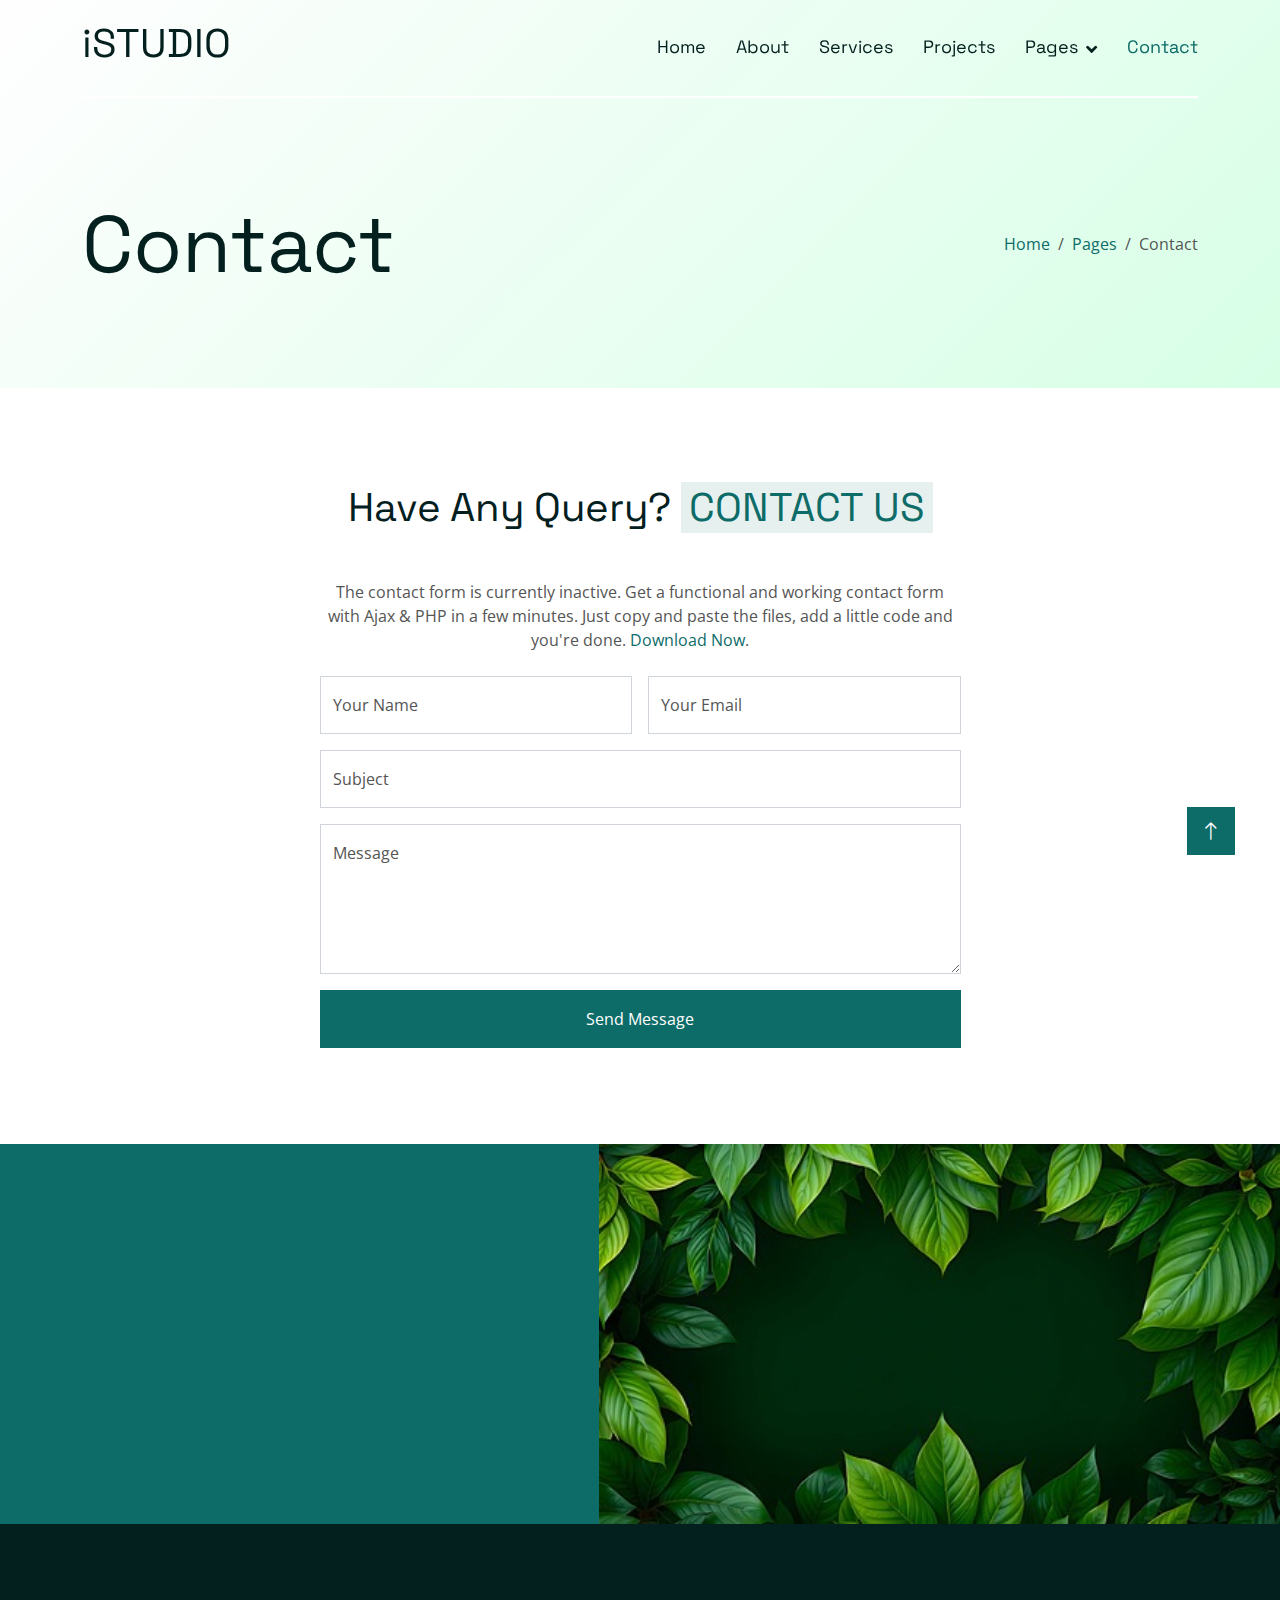
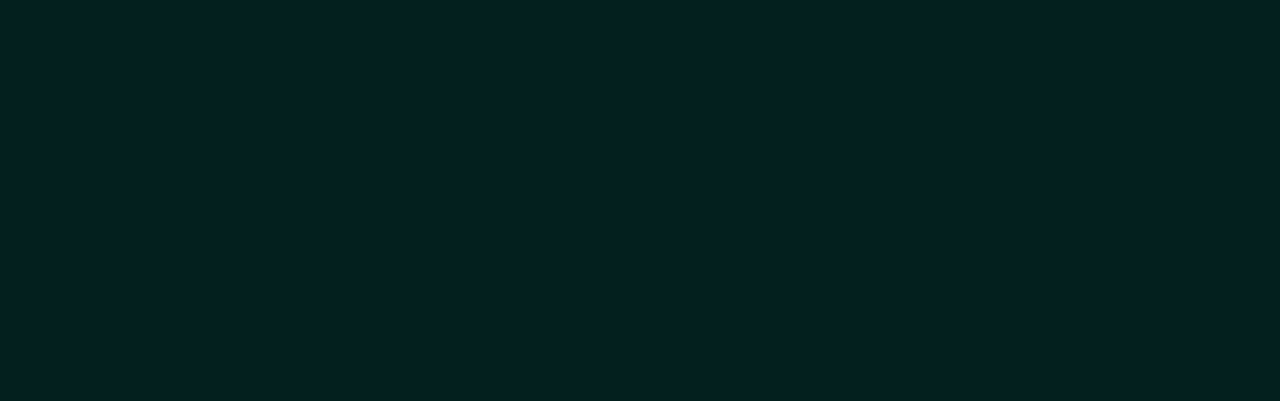
<file: contact.html>
<!DOCTYPE html>
<html lang="en">

<head>
    <meta charset="utf-8">
    <title>iSTUDIO - Interior Design Website Template Free</title>
    <meta content="width=device-width, initial-scale=1.0" name="viewport">
    <meta content="" name="keywords">
    <meta content="" name="description">

    <!-- Favicon -->
    <link href="img/favicon.ico" rel="icon">

    <!-- Google Web Fonts -->
    <link rel="preconnect" href="https://fonts.googleapis.com">
    <link rel="preconnect" href="https://fonts.gstatic.com" crossorigin>
    <link href="https://fonts.googleapis.com/css2?family=Open+Sans&family=Space+Grotesk&display=swap" rel="stylesheet">

    <!-- Icon Font Stylesheet -->
    <link href="https://cdnjs.cloudflare.com/ajax/libs/font-awesome/5.10.0/css/all.min.css" rel="stylesheet">
    <link href="https://cdn.jsdelivr.net/npm/bootstrap-icons@1.4.1/font/bootstrap-icons.css" rel="stylesheet">

    <!-- Libraries Stylesheet -->
    <link href="lib/animate/animate.min.css" rel="stylesheet">
    <link href="lib/owlcarousel/assets/owl.carousel.min.css" rel="stylesheet">

    <!-- Customized Bootstrap Stylesheet -->
    <link href="css/bootstrap.min.css" rel="stylesheet">

    <!-- Template Stylesheet -->
    <link href="css/style.css" rel="stylesheet">
</head>

<body>
    <!-- Spinner Start -->
    <div id="spinner"
        class="show bg-white position-fixed translate-middle w-100 vh-100 top-50 start-50 d-flex align-items-center justify-content-center">
        <div class="spinner-grow text-primary" style="width: 3rem; height: 3rem;" role="status">
            <span class="sr-only">Loading...</span>
        </div>
    </div>
    <!-- Spinner End -->


    <!-- Navbar Start -->
    <div class="container-fluid sticky-top">
        <div class="container">
            <nav class="navbar navbar-expand-lg navbar-light border-bottom border-2 border-white">
                <a href="index.html" class="navbar-brand">
                    <h1>iSTUDIO</h1>
                </a>
                <button type="button" class="navbar-toggler ms-auto me-0" data-bs-toggle="collapse"
                    data-bs-target="#navbarCollapse">
                    <span class="navbar-toggler-icon"></span>
                </button>
                <div class="collapse navbar-collapse" id="navbarCollapse">
                    <div class="navbar-nav ms-auto">
                        <a href="index.html" class="nav-item nav-link">Home</a>
                        <a href="about.html" class="nav-item nav-link">About</a>
                        <a href="service.html" class="nav-item nav-link">Services</a>
                        <a href="project.html" class="nav-item nav-link">Projects</a>
                        <div class="nav-item dropdown">
                            <a href="#!" class="nav-link dropdown-toggle" data-bs-toggle="dropdown">Pages</a>
                            <div class="dropdown-menu bg-light mt-2">
                                <a href="feature.html" class="dropdown-item">Features</a>
                                <a href="team.html" class="dropdown-item">Our Team</a>
                                <a href="testimonial.html" class="dropdown-item">Testimonial</a>
                                <a href="404.html" class="dropdown-item">404 Page</a>
                            </div>
                        </div>
                        <a href="contact.html" class="nav-item nav-link active">Contact</a>
                    </div>
                </div>
            </nav>
        </div>
    </div>
    <!-- Navbar End -->


    <!-- Hero Start -->
    <div class="container-fluid pb-5 bg-primary hero-header">
        <div class="container py-5">
            <div class="row g-3 align-items-center">
                <div class="col-lg-6 text-center text-lg-start">
                    <h1 class="display-1 mb-0 animated slideInLeft">Contact</h1>
                </div>
                <div class="col-lg-6 animated slideInRight">
                    <nav aria-label="breadcrumb">
                        <ol class="breadcrumb justify-content-center justify-content-lg-end mb-0">
                            <li class="breadcrumb-item"><a class="text-primary" href="#!">Home</a></li>
                            <li class="breadcrumb-item"><a class="text-primary" href="#!">Pages</a></li>
                            <li class="breadcrumb-item text-secondary active" aria-current="page">Contact</li>
                        </ol>
                    </nav>
                </div>
            </div>
        </div>
    </div>
    <!-- Hero End -->


    <!-- Contact Start -->
    <div class="container-fluid py-5">
        <div class="container py-5">
            <div class="text-center wow fadeIn" data-wow-delay="0.1s">
                <h1 class="mb-5">Have Any Query? <span class="text-uppercase text-primary bg-light px-2">Contact
                        Us</span></h1>
            </div>
            <div class="row justify-content-center">
                <div class="col-lg-7">
                    <p class="text-center mb-4">The contact form is currently inactive. Get a functional and working
                        contact form with Ajax & PHP in a few minutes. Just copy and paste the files, add a little code
                        and you're done. <a href="https://htmlcodex.com/contact-form">Download Now</a>.</p>
                    <div class="wow fadeIn" data-wow-delay="0.3s">
                        <form>
                            <div class="row g-3">
                                <div class="col-md-6">
                                    <div class="form-floating">
                                        <input type="text" class="form-control" id="name" placeholder="Your Name">
                                        <label for="name">Your Name</label>
                                    </div>
                                </div>
                                <div class="col-md-6">
                                    <div class="form-floating">
                                        <input type="email" class="form-control" id="email" placeholder="Your Email">
                                        <label for="email">Your Email</label>
                                    </div>
                                </div>
                                <div class="col-12">
                                    <div class="form-floating">
                                        <input type="text" class="form-control" id="subject" placeholder="Subject">
                                        <label for="subject">Subject</label>
                                    </div>
                                </div>
                                <div class="col-12">
                                    <div class="form-floating">
                                        <textarea class="form-control" placeholder="Leave a message here" id="message"
                                            style="height: 150px"></textarea>
                                        <label for="message">Message</label>
                                    </div>
                                </div>
                                <div class="col-12">
                                    <button class="btn btn-primary w-100 py-3" type="submit">Send Message</button>
                                </div>
                            </div>
                        </form>
                    </div>
                </div>
            </div>
        </div>
    </div>
    <!-- Contact End -->


    <!-- Newsletter Start -->
    <div class="container-fluid bg-primary newsletter p-0">
        <div class="container p-0">
            <div class="row g-0 align-items-center">
                <div class="col-md-5 ps-lg-0 text-start wow fadeIn" data-wow-delay="0.2s">
                    <img class="img-fluid w-100" src="img/newsletter.jpg" alt="">
                </div>
                <div class="col-md-7 py-5 newsletter-text wow fadeIn" data-wow-delay="0.5s">
                    <div class="p-5">
                        <h1 class="mb-5">Subscribe the <span
                                class="text-uppercase text-primary bg-white px-2">Newsletter</span></h1>
                        <div class="position-relative w-100 mb-2">
                            <input class="form-control border-0 w-100 ps-4 pe-5" type="text"
                                placeholder="Enter Your Email" style="height: 60px;">
                            <button type="button" class="btn shadow-none position-absolute top-0 end-0 mt-2 me-2"><i
                                    class="fa fa-paper-plane text-primary fs-4"></i></button>
                        </div>
                        <p class="mb-0">Diam sed sed dolor stet amet eirmod</p>
                    </div>
                </div>
            </div>
        </div>
    </div>
    <!-- Newsletter End -->


    <!-- Footer Start -->
    <div class="container-fluid bg-dark text-white-50 footer pt-5">
        <div class="container py-5">
            <div class="row g-5">
                <div class="col-md-6 col-lg-3 wow fadeIn" data-wow-delay="0.1s">
                    <a href="index.html" class="d-inline-block mb-3">
                        <h1 class="text-white">iSTUDIO</h1>
                    </a>
                    <p class="mb-0">Tempor erat elitr rebum at clita. Diam dolor diam ipsum et tempor sit. Aliqu diam
                        amet diam et eos labore. Clita erat ipsum et lorem et sit, sed stet no labore lorem sit. Sanctus
                        clita duo justo et tempor</p>
                </div>
                <div class="col-md-6 col-lg-3 wow fadeIn" data-wow-delay="0.3s">
                    <h5 class="text-white mb-4">Get In Touch</h5>
                    <p><i class="fa fa-map-marker-alt me-3"></i>123 Street, New York, USA</p>
                    <p><i class="fa fa-phone-alt me-3"></i>+012 345 67890</p>
                    <p><i class="fa fa-envelope me-3"></i>info@example.com</p>
                    <div class="d-flex pt-2">
                        <a class="btn btn-outline-primary btn-square border-2 me-2" href="#!"><i
                                class="fab fa-twitter"></i></a>
                        <a class="btn btn-outline-primary btn-square border-2 me-2" href="#!"><i
                                class="fab fa-facebook-f"></i></a>
                        <a class="btn btn-outline-primary btn-square border-2 me-2" href="#!"><i
                                class="fab fa-youtube"></i></a>
                        <a class="btn btn-outline-primary btn-square border-2 me-2" href="#!"><i
                                class="fab fa-instagram"></i></a>
                        <a class="btn btn-outline-primary btn-square border-2 me-2" href="#!"><i
                                class="fab fa-linkedin-in"></i></a>
                    </div>
                </div>
                <div class="col-md-6 col-lg-3 wow fadeIn" data-wow-delay="0.5s">
                    <h5 class="text-white mb-4">Popular Link</h5>
                    <a class="btn btn-link" href="#!">About Us</a>
                    <a class="btn btn-link" href="#!">Contact Us</a>
                    <a class="btn btn-link" href="#!">Privacy Policy</a>
                    <a class="btn btn-link" href="#!">Terms & Condition</a>
                    <a class="btn btn-link" href="#!">Career</a>
                </div>
                <div class="col-md-6 col-lg-3 wow fadeIn" data-wow-delay="0.7s">
                    <h5 class="text-white mb-4">Our Services</h5>
                    <a class="btn btn-link" href="#!">Interior Design</a>
                    <a class="btn btn-link" href="#!">Project Planning</a>
                    <a class="btn btn-link" href="#!">Renovation</a>
                    <a class="btn btn-link" href="#!">Implement</a>
                    <a class="btn btn-link" href="#!">Landscape Design</a>
                </div>
            </div>
        </div>
        <div class="container wow fadeIn" data-wow-delay="0.1s">
            <div class="copyright">
                <div class="row">
                    <div class="col-md-6 text-center text-md-start mb-3 mb-md-0">
                        &copy; <a class="border-bottom" href="#!">Your Site Name</a>, All Right Reserved.

                        <!--/*** This template is free as long as you keep the below author’s credit link/attribution link/backlink. ***/-->
                        <!--/*** If you'd like to use the template without the below author’s credit link/attribution link/backlink, ***/-->
                        <!--/*** you can purchase the Credit Removal License from "https://htmlcodex.com/credit-removal". ***/-->
                        Designed By <a class="border-bottom" href="https://htmlcodex.com">HTML Codex</a>. Distributed by
                        <a class="border-bottom" href="https://themewagon.com" target="_blank">ThemeWagon</a>
                    </div>
                    <div class="col-md-6 text-center text-md-end">
                        <div class="footer-menu">
                            <a href="#!">Home</a>
                            <a href="#!">Cookies</a>
                            <a href="#!">Help</a>
                            <a href="#!">FAQs</a>
                        </div>
                    </div>
                </div>
            </div>
        </div>
    </div>
    <!-- Footer End -->


    <!-- Back to Top -->
    <a href="#!" class="btn btn-lg btn-primary btn-lg-square back-to-top"><i class="bi bi-arrow-up"></i></a>


    <!-- JavaScript Libraries -->
    <script src="https://ajax.googleapis.com/ajax/libs/jquery/3.6.1/jquery.min.js"></script>
    <script src="https://cdn.jsdelivr.net/npm/bootstrap@5.0.0/dist/js/bootstrap.bundle.min.js"></script>
    <script src="lib/wow/wow.min.js"></script>
    <script src="lib/easing/easing.min.js"></script>
    <script src="lib/waypoints/waypoints.min.js"></script>
    <script src="lib/owlcarousel/owl.carousel.min.js"></script>

    <!-- Template Javascript -->
    <script src="js/main.js"></script>
</body>

</html>
</file>
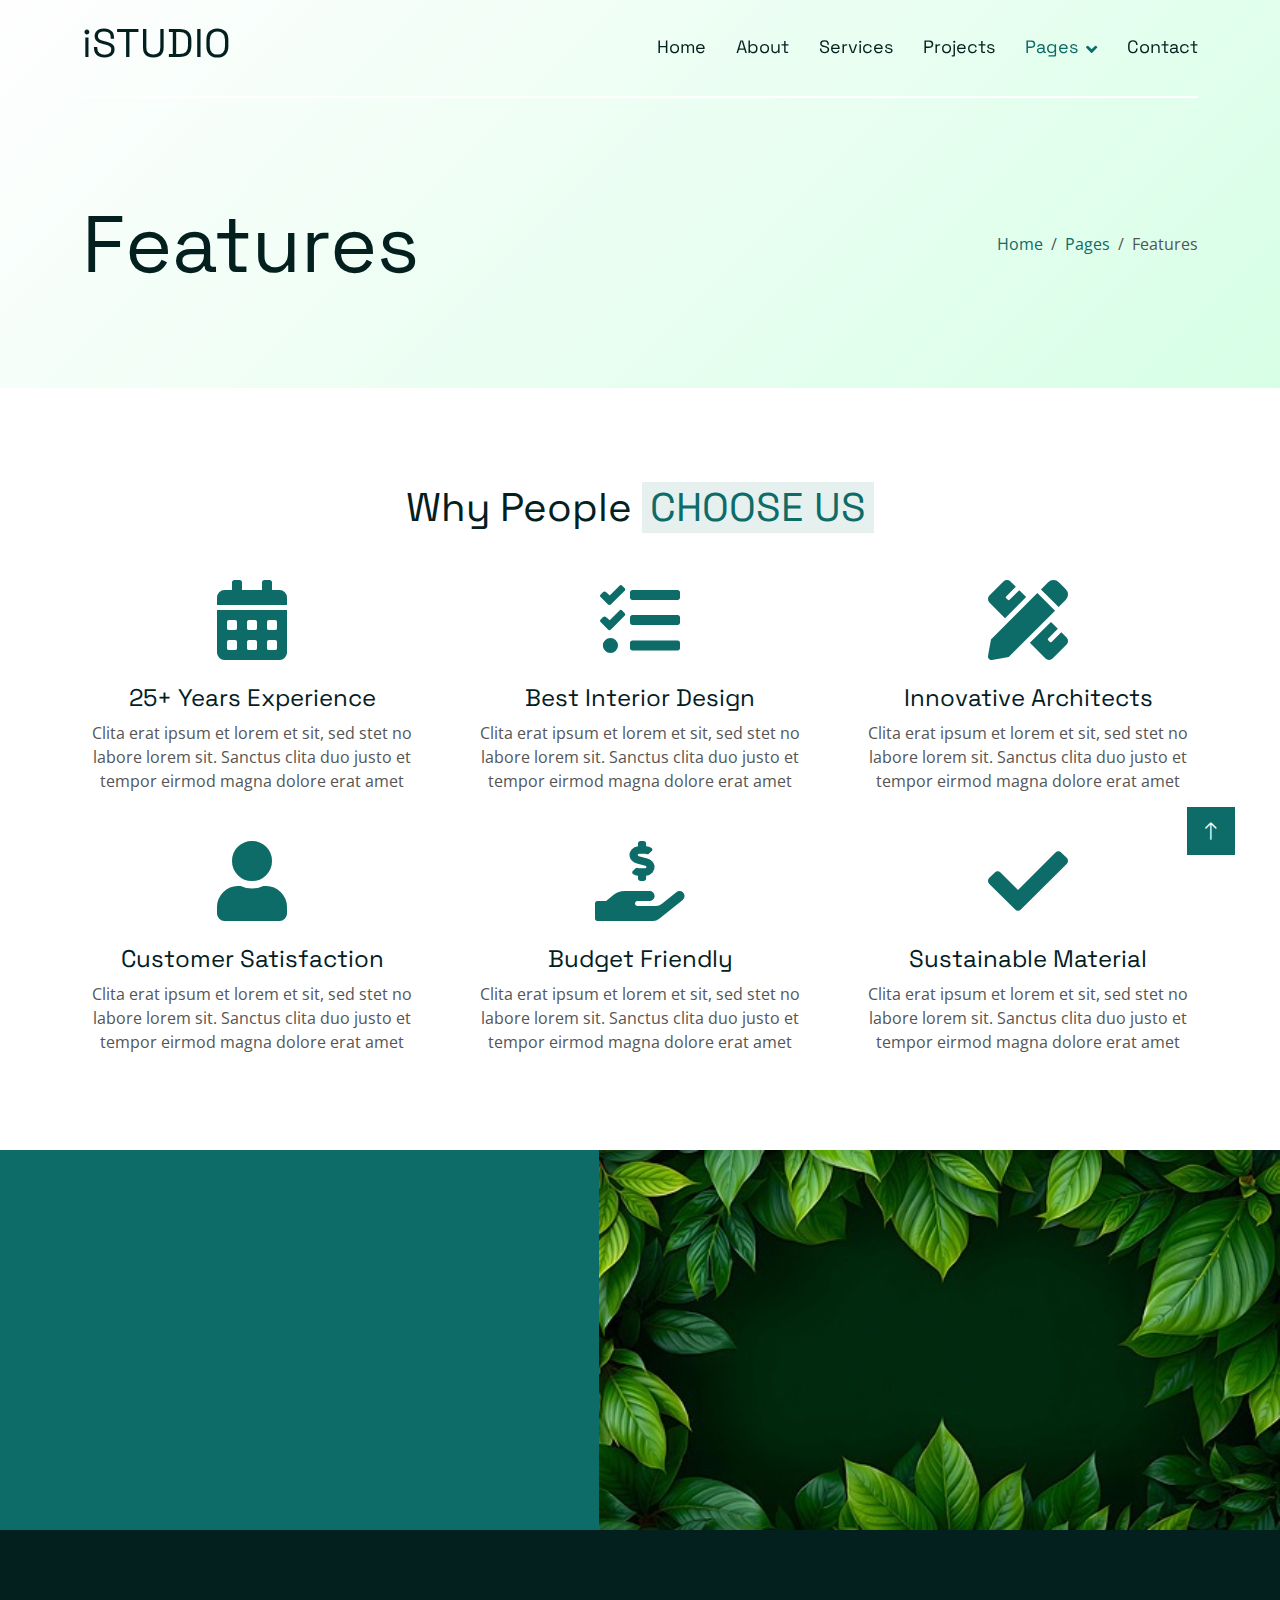
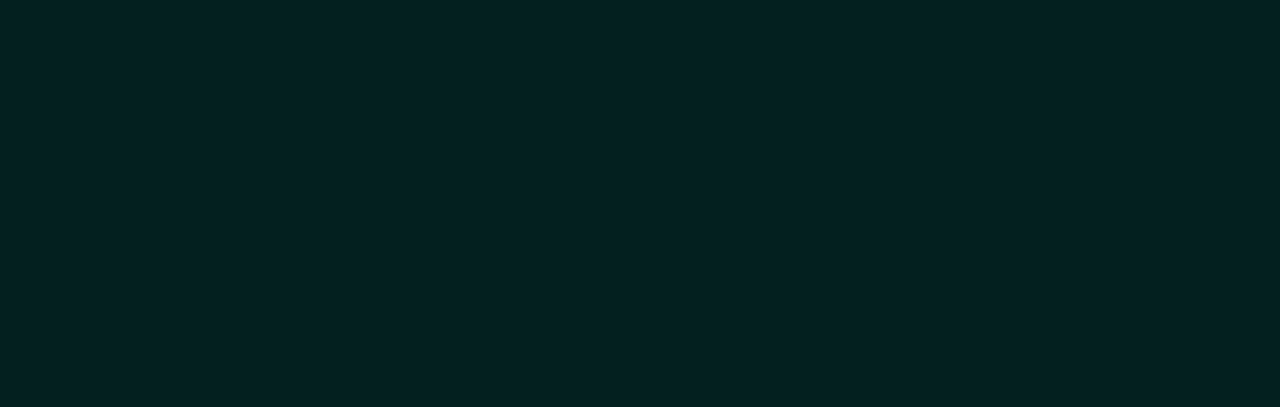
<file: feature.html>
<!DOCTYPE html>
<html lang="en">

<head>
    <meta charset="utf-8">
    <title>iSTUDIO - Interior Design Website Template Free</title>
    <meta content="width=device-width, initial-scale=1.0" name="viewport">
    <meta content="" name="keywords">
    <meta content="" name="description">

    <!-- Favicon -->
    <link href="img/favicon.ico" rel="icon">

    <!-- Google Web Fonts -->
    <link rel="preconnect" href="https://fonts.googleapis.com">
    <link rel="preconnect" href="https://fonts.gstatic.com" crossorigin>
    <link href="https://fonts.googleapis.com/css2?family=Open+Sans&family=Space+Grotesk&display=swap" rel="stylesheet">

    <!-- Icon Font Stylesheet -->
    <link href="https://cdnjs.cloudflare.com/ajax/libs/font-awesome/5.10.0/css/all.min.css" rel="stylesheet">
    <link href="https://cdn.jsdelivr.net/npm/bootstrap-icons@1.4.1/font/bootstrap-icons.css" rel="stylesheet">

    <!-- Libraries Stylesheet -->
    <link href="lib/animate/animate.min.css" rel="stylesheet">
    <link href="lib/owlcarousel/assets/owl.carousel.min.css" rel="stylesheet">

    <!-- Customized Bootstrap Stylesheet -->
    <link href="css/bootstrap.min.css" rel="stylesheet">

    <!-- Template Stylesheet -->
    <link href="css/style.css" rel="stylesheet">
</head>

<body>
    <!-- Spinner Start -->
    <div id="spinner"
        class="show bg-white position-fixed translate-middle w-100 vh-100 top-50 start-50 d-flex align-items-center justify-content-center">
        <div class="spinner-grow text-primary" style="width: 3rem; height: 3rem;" role="status">
            <span class="sr-only">Loading...</span>
        </div>
    </div>
    <!-- Spinner End -->


    <!-- Navbar Start -->
    <div class="container-fluid sticky-top">
        <div class="container">
            <nav class="navbar navbar-expand-lg navbar-light border-bottom border-2 border-white">
                <a href="index.html" class="navbar-brand">
                    <h1>iSTUDIO</h1>
                </a>
                <button type="button" class="navbar-toggler ms-auto me-0" data-bs-toggle="collapse"
                    data-bs-target="#navbarCollapse">
                    <span class="navbar-toggler-icon"></span>
                </button>
                <div class="collapse navbar-collapse" id="navbarCollapse">
                    <div class="navbar-nav ms-auto">
                        <a href="index.html" class="nav-item nav-link">Home</a>
                        <a href="about.html" class="nav-item nav-link">About</a>
                        <a href="service.html" class="nav-item nav-link">Services</a>
                        <a href="project.html" class="nav-item nav-link">Projects</a>
                        <div class="nav-item dropdown">
                            <a href="#!" class="nav-link dropdown-toggle active" data-bs-toggle="dropdown">Pages</a>
                            <div class="dropdown-menu bg-light mt-2">
                                <a href="feature.html" class="dropdown-item active">Features</a>
                                <a href="team.html" class="dropdown-item">Our Team</a>
                                <a href="testimonial.html" class="dropdown-item">Testimonial</a>
                                <a href="404.html" class="dropdown-item">404 Page</a>
                            </div>
                        </div>
                        <a href="contact.html" class="nav-item nav-link">Contact</a>
                    </div>
                </div>
            </nav>
        </div>
    </div>
    <!-- Navbar End -->


    <!-- Hero Start -->
    <div class="container-fluid pb-5 bg-primary hero-header">
        <div class="container py-5">
            <div class="row g-3 align-items-center">
                <div class="col-lg-6 text-center text-lg-start">
                    <h1 class="display-1 mb-0 animated slideInLeft">Features</h1>
                </div>
                <div class="col-lg-6 animated slideInRight">
                    <nav aria-label="breadcrumb">
                        <ol class="breadcrumb justify-content-center justify-content-lg-end mb-0">
                            <li class="breadcrumb-item"><a class="text-primary" href="#!">Home</a></li>
                            <li class="breadcrumb-item"><a class="text-primary" href="#!">Pages</a></li>
                            <li class="breadcrumb-item text-secondary active" aria-current="page">Features</li>
                        </ol>
                    </nav>
                </div>
            </div>
        </div>
    </div>
    <!-- Hero End -->


    <!-- Feature Start -->
    <div class="container-fluid py-5">
        <div class="container py-5">
            <div class="text-center wow fadeIn" data-wow-delay="0.1s">
                <h1 class="mb-5">Why People <span class="text-uppercase text-primary bg-light px-2">Choose Us</span>
                </h1>
            </div>
            <div class="row g-5 align-items-center text-center">
                <div class="col-md-6 col-lg-4 wow fadeIn" data-wow-delay="0.1s">
                    <i class="fa fa-calendar-alt fa-5x text-primary mb-4"></i>
                    <h4>25+ Years Experience</h4>
                    <p class="mb-0">Clita erat ipsum et lorem et sit, sed stet no labore lorem sit. Sanctus clita duo
                        justo et tempor eirmod magna dolore erat amet</p>
                </div>
                <div class="col-md-6 col-lg-4 wow fadeIn" data-wow-delay="0.3s">
                    <i class="fa fa-tasks fa-5x text-primary mb-4"></i>
                    <h4>Best Interior Design</h4>
                    <p class="mb-0">Clita erat ipsum et lorem et sit, sed stet no labore lorem sit. Sanctus clita duo
                        justo et tempor eirmod magna dolore erat amet</p>
                </div>
                <div class="col-md-6 col-lg-4 wow fadeIn" data-wow-delay="0.5s">
                    <i class="fa fa-pencil-ruler fa-5x text-primary mb-4"></i>
                    <h4>Innovative Architects</h4>
                    <p class="mb-0">Clita erat ipsum et lorem et sit, sed stet no labore lorem sit. Sanctus clita duo
                        justo et tempor eirmod magna dolore erat amet</p>
                </div>
                <div class="col-md-6 col-lg-4 wow fadeIn" data-wow-delay="0.1s">
                    <i class="fa fa-user fa-5x text-primary mb-4"></i>
                    <h4>Customer Satisfaction</h4>
                    <p class="mb-0">Clita erat ipsum et lorem et sit, sed stet no labore lorem sit. Sanctus clita duo
                        justo et tempor eirmod magna dolore erat amet</p>
                </div>
                <div class="col-md-6 col-lg-4 wow fadeIn" data-wow-delay="0.3s">
                    <i class="fa fa-hand-holding-usd fa-5x text-primary mb-4"></i>
                    <h4>Budget Friendly</h4>
                    <p class="mb-0">Clita erat ipsum et lorem et sit, sed stet no labore lorem sit. Sanctus clita duo
                        justo et tempor eirmod magna dolore erat amet</p>
                </div>
                <div class="col-md-6 col-lg-4 wow fadeIn" data-wow-delay="0.5s">
                    <i class="fa fa-check fa-5x text-primary mb-4"></i>
                    <h4>Sustainable Material</h4>
                    <p class="mb-0">Clita erat ipsum et lorem et sit, sed stet no labore lorem sit. Sanctus clita duo
                        justo et tempor eirmod magna dolore erat amet</p>
                </div>
            </div>
        </div>
    </div>
    <!-- Feature End -->


    <!-- Newsletter Start -->
    <div class="container-fluid bg-primary newsletter p-0">
        <div class="container p-0">
            <div class="row g-0 align-items-center">
                <div class="col-md-5 ps-lg-0 text-start wow fadeIn" data-wow-delay="0.2s">
                    <img class="img-fluid w-100" src="img/newsletter.jpg" alt="">
                </div>
                <div class="col-md-7 py-5 newsletter-text wow fadeIn" data-wow-delay="0.5s">
                    <div class="p-5">
                        <h1 class="mb-5">Subscribe the <span
                                class="text-uppercase text-primary bg-white px-2">Newsletter</span></h1>
                        <div class="position-relative w-100 mb-2">
                            <input class="form-control border-0 w-100 ps-4 pe-5" type="text"
                                placeholder="Enter Your Email" style="height: 60px;">
                            <button type="button" class="btn shadow-none position-absolute top-0 end-0 mt-2 me-2"><i
                                    class="fa fa-paper-plane text-primary fs-4"></i></button>
                        </div>
                        <p class="mb-0">Diam sed sed dolor stet amet eirmod</p>
                    </div>
                </div>
            </div>
        </div>
    </div>
    <!-- Newsletter End -->


    <!-- Footer Start -->
    <div class="container-fluid bg-dark text-white-50 footer pt-5">
        <div class="container py-5">
            <div class="row g-5">
                <div class="col-md-6 col-lg-3 wow fadeIn" data-wow-delay="0.1s">
                    <a href="index.html" class="d-inline-block mb-3">
                        <h1 class="text-white">iSTUDIO</h1>
                    </a>
                    <p class="mb-0">Tempor erat elitr rebum at clita. Diam dolor diam ipsum et tempor sit. Aliqu diam
                        amet diam et eos labore. Clita erat ipsum et lorem et sit, sed stet no labore lorem sit. Sanctus
                        clita duo justo et tempor</p>
                </div>
                <div class="col-md-6 col-lg-3 wow fadeIn" data-wow-delay="0.3s">
                    <h5 class="text-white mb-4">Get In Touch</h5>
                    <p><i class="fa fa-map-marker-alt me-3"></i>123 Street, New York, USA</p>
                    <p><i class="fa fa-phone-alt me-3"></i>+012 345 67890</p>
                    <p><i class="fa fa-envelope me-3"></i>info@example.com</p>
                    <div class="d-flex pt-2">
                        <a class="btn btn-outline-primary btn-square border-2 me-2" href="#!"><i
                                class="fab fa-twitter"></i></a>
                        <a class="btn btn-outline-primary btn-square border-2 me-2" href="#!"><i
                                class="fab fa-facebook-f"></i></a>
                        <a class="btn btn-outline-primary btn-square border-2 me-2" href="#!"><i
                                class="fab fa-youtube"></i></a>
                        <a class="btn btn-outline-primary btn-square border-2 me-2" href="#!"><i
                                class="fab fa-instagram"></i></a>
                        <a class="btn btn-outline-primary btn-square border-2 me-2" href="#!"><i
                                class="fab fa-linkedin-in"></i></a>
                    </div>
                </div>
                <div class="col-md-6 col-lg-3 wow fadeIn" data-wow-delay="0.5s">
                    <h5 class="text-white mb-4">Popular Link</h5>
                    <a class="btn btn-link" href="#!">About Us</a>
                    <a class="btn btn-link" href="#!">Contact Us</a>
                    <a class="btn btn-link" href="#!">Privacy Policy</a>
                    <a class="btn btn-link" href="#!">Terms & Condition</a>
                    <a class="btn btn-link" href="#!">Career</a>
                </div>
                <div class="col-md-6 col-lg-3 wow fadeIn" data-wow-delay="0.7s">
                    <h5 class="text-white mb-4">Our Services</h5>
                    <a class="btn btn-link" href="#!">Interior Design</a>
                    <a class="btn btn-link" href="#!">Project Planning</a>
                    <a class="btn btn-link" href="#!">Renovation</a>
                    <a class="btn btn-link" href="#!">Implement</a>
                    <a class="btn btn-link" href="#!">Landscape Design</a>
                </div>
            </div>
        </div>
        <div class="container wow fadeIn" data-wow-delay="0.1s">
            <div class="copyright">
                <div class="row">
                    <div class="col-md-6 text-center text-md-start mb-3 mb-md-0">
                        &copy; <a class="border-bottom" href="#!">Your Site Name</a>, All Right Reserved.

                        <!--/*** This template is free as long as you keep the below author’s credit link/attribution link/backlink. ***/-->
                        <!--/*** If you'd like to use the template without the below author’s credit link/attribution link/backlink, ***/-->
                        <!--/*** you can purchase the Credit Removal License from "https://htmlcodex.com/credit-removal". ***/-->
                        Designed By <a class="border-bottom" href="https://htmlcodex.com">HTML Codex</a>. Distributed by
                        <a class="border-bottom" href="https://themewagon.com" target="_blank">ThemeWagon</a>
                    </div>
                    <div class="col-md-6 text-center text-md-end">
                        <div class="footer-menu">
                            <a href="#!">Home</a>
                            <a href="#!">Cookies</a>
                            <a href="#!">Help</a>
                            <a href="#!">FAQs</a>
                        </div>
                    </div>
                </div>
            </div>
        </div>
    </div>
    <!-- Footer End -->


    <!-- Back to Top -->
    <a href="#!" class="btn btn-lg btn-primary btn-lg-square back-to-top"><i class="bi bi-arrow-up"></i></a>


    <!-- JavaScript Libraries -->
    <script src="https://ajax.googleapis.com/ajax/libs/jquery/3.6.1/jquery.min.js"></script>
    <script src="https://cdn.jsdelivr.net/npm/bootstrap@5.0.0/dist/js/bootstrap.bundle.min.js"></script>
    <script src="lib/wow/wow.min.js"></script>
    <script src="lib/easing/easing.min.js"></script>
    <script src="lib/waypoints/waypoints.min.js"></script>
    <script src="lib/owlcarousel/owl.carousel.min.js"></script>

    <!-- Template Javascript -->
    <script src="js/main.js"></script>
</body>

</html>
</file>
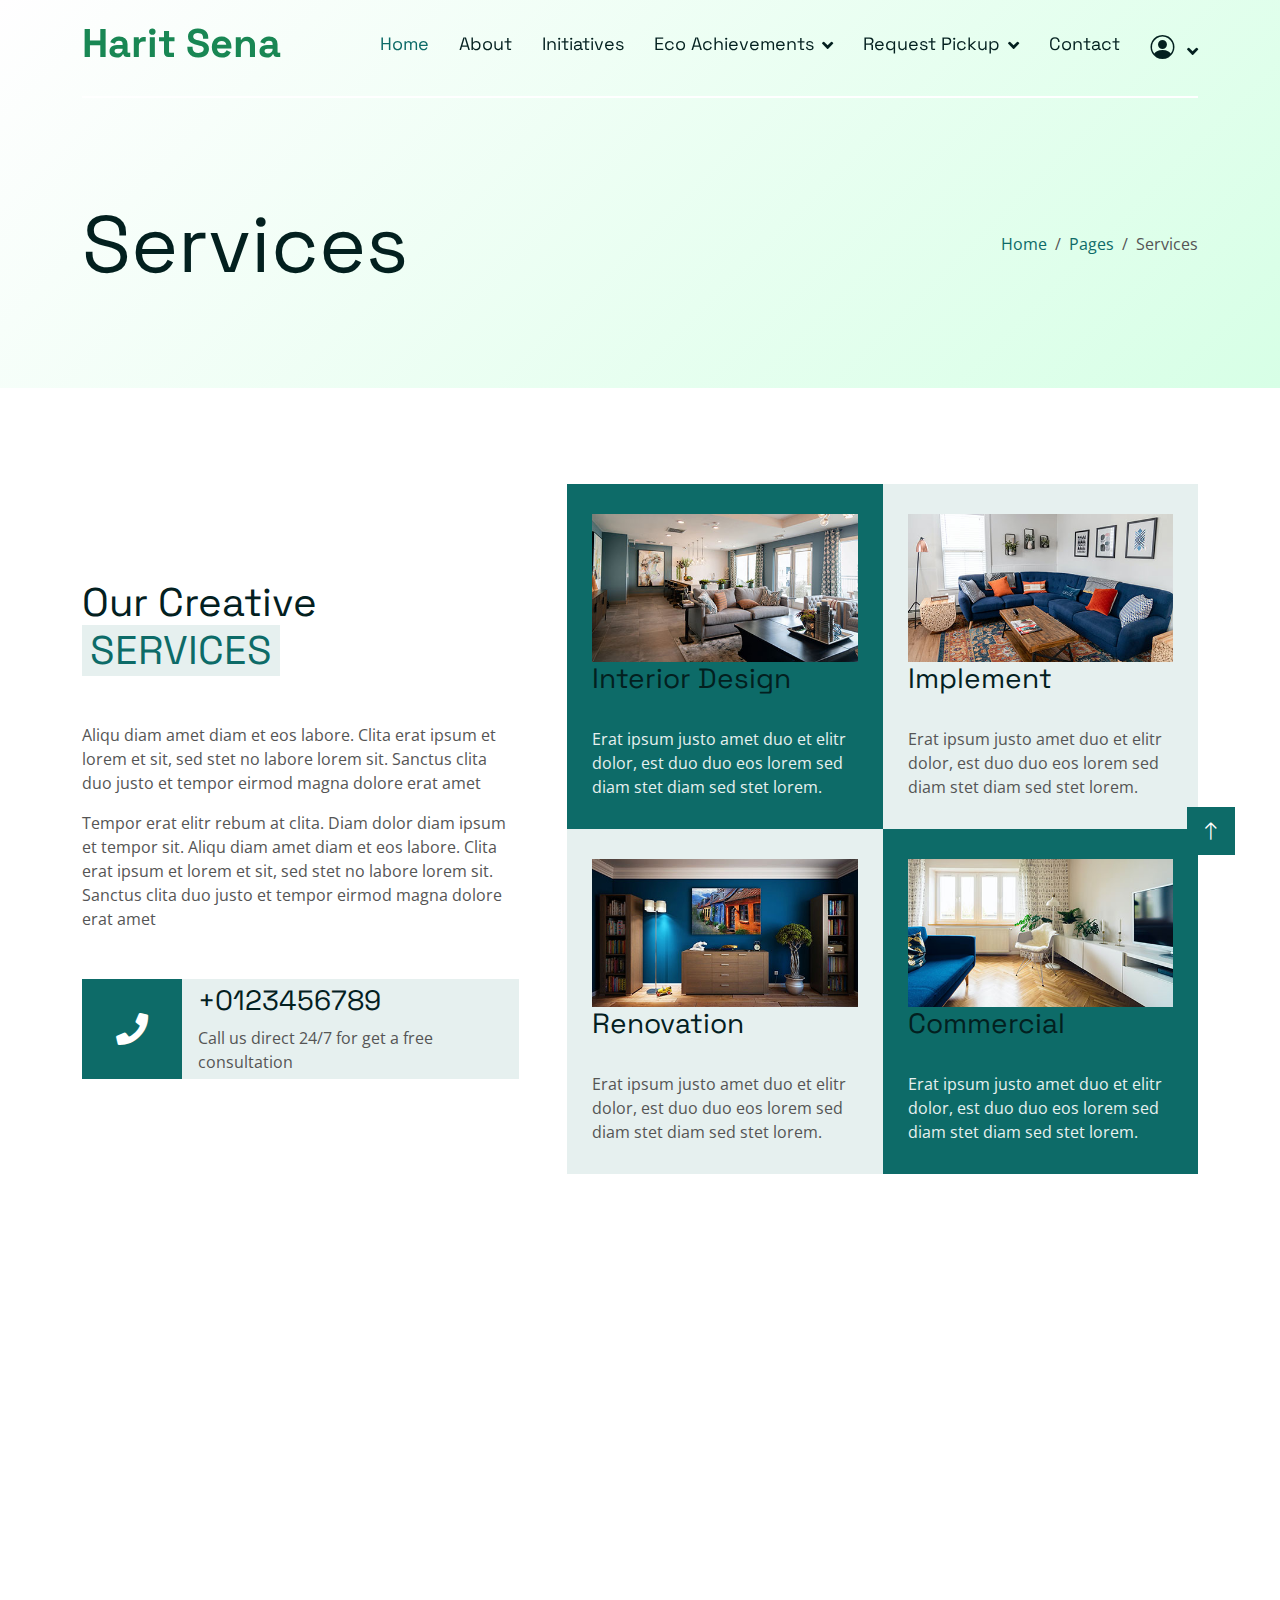
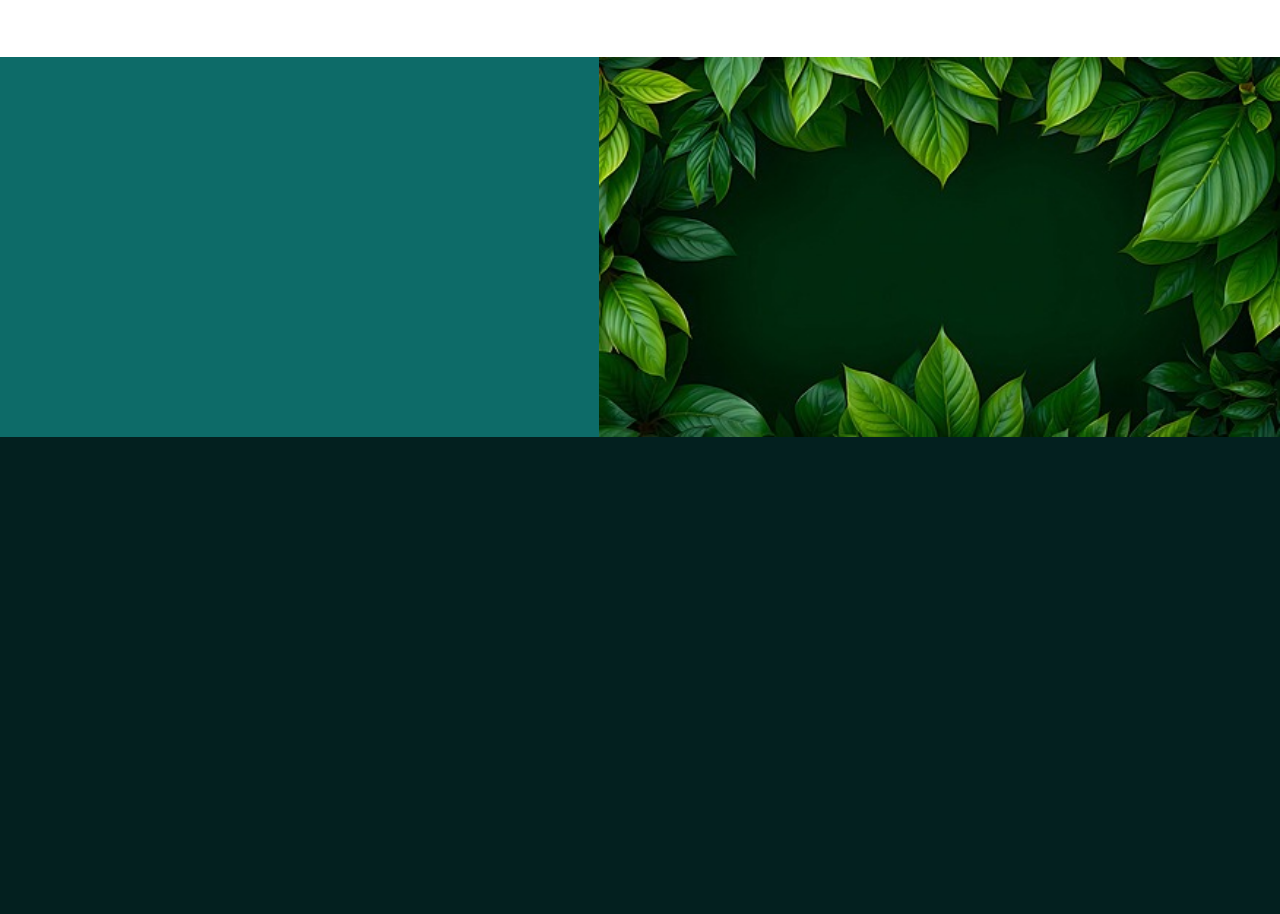
<file: Initiatives.html>
<!DOCTYPE html>
<html lang="en">

<head>
    <meta charset="utf-8">
    <title>Harit Sena - Green Army for a Greener Future</title>
    <meta content="width=device-width, initial-scale=1.0" name="viewport">
    <meta content="" name="keywords">
    <meta content="" name="description">

    <!-- Favicon -->
    <link href="img/favicon.ico" rel="icon">

    <!-- Google Web Fonts -->
    <link rel="preconnect" href="https://fonts.googleapis.com">
    <link rel="preconnect" href="https://fonts.gstatic.com" crossorigin>
    <link href="https://fonts.googleapis.com/css2?family=Open+Sans&family=Space+Grotesk&display=swap" rel="stylesheet">

    <!-- Icon Font Stylesheet -->
    <link href="https://cdnjs.cloudflare.com/ajax/libs/font-awesome/5.10.0/css/all.min.css" rel="stylesheet">
    <link href="https://cdn.jsdelivr.net/npm/bootstrap-icons@1.4.1/font/bootstrap-icons.css" rel="stylesheet">

    <!-- Libraries Stylesheet -->
    <link href="lib/animate/animate.min.css" rel="stylesheet">
    <link href="lib/owlcarousel/assets/owl.carousel.min.css" rel="stylesheet">

    <!-- Customized Bootstrap Stylesheet -->
    <link href="css/bootstrap.min.css" rel="stylesheet">

    <!-- Template Stylesheet -->
    <link href="css/style.css" rel="stylesheet">
</head>

<body>
    <!-- Spinner Start -->
    <div id="spinner"
        class="show bg-white position-fixed translate-middle w-100 vh-100 top-50 start-50 d-flex align-items-center justify-content-center">
        <div class="spinner-grow text-primary" style="width: 3rem; height: 3rem;" role="status">
            <span class="sr-only">Loading...</span>
        </div>
    </div>
    <!-- Spinner End -->


    <!-- Navbar Start -->
    <div class="container-fluid sticky-top">
        <div class="container">
            <nav class="navbar navbar-expand-lg navbar-light border-bottom border-2 border-white">
                <a href="index.html" class="navbar-brand">
                    <h1 class="text-success fw-bold">Harit Sena</h1>
                </a>
                <button type="button" class="navbar-toggler ms-auto me-0" data-bs-toggle="collapse"
                    data-bs-target="#navbarCollapse">
                    <span class="navbar-toggler-icon"></span>
                </button>
                <div class="collapse navbar-collapse" id="navbarCollapse">
                    <div class="navbar-nav ms-auto">
                        <a href="index.html" class="nav-item nav-link active">Home</a>
                        <a href="about.html" class="nav-item nav-link">About</a>
                        <a href="Initiatives.html" class="nav-item nav-link">Initiatives</a>
                        <div class="nav-item dropdown">
                            <a href="#!" class="nav-link dropdown-toggle" data-bs-toggle="dropdown">Eco Achievements</a>
                            <div class="dropdown-menu bg-light mt-2">
                                <a href="Rewards.html" class="dropdown-item">Rewards</a>
                                <a href="Leaderboard.html" class="dropdown-item">Leaderboard</a>
                                <a href="Certificates.html" class="dropdown-item">Certificates</a>
                            </div>
                        </div>
                        <div class="nav-item dropdown">
                            <a href="#!" class="nav-link dropdown-toggle" data-bs-toggle="dropdown">Request Pickup</a>
                            <div class="dropdown-menu bg-light mt-2">
                                <a href="#" class="dropdown-item">Household waste</a>
                                <a href="#" class="dropdown-item">Bulk waste</a>
                                <a href="#" class="dropdown-item">Commercial waste</a>
                                <a href="#" class="dropdown-item">Plastic waste</a>
                                <a href="#" class="dropdown-item">Other</a>
                            </div>
                        </div>
                        <a href="contact.html" class="nav-item nav-link">Contact</a>
                        <div class="nav-item dropdown">
                            <li class="nav-item dropdown">
                                <a class="nav-link dropdown-toggle" href="#" id="accountDropdown" role="button"
                                data-bs-toggle="dropdown" aria-expanded="false">
                                <i class="bi bi-person-circle fs-4"></i>
                                </a>
                                <ul class="dropdown-menu dropdown-menu-end" aria-labelledby="accountDropdown">
                                <li><a class="dropdown-item" href="Login.html">Login</a></li>
                                <li><a class="dropdown-item" href="Signup.html">Sign Up</a></li>
                                <li><hr class="dropdown-divider"></li>
                                <li><a class="dropdown-item" href="Profile.html">Profile</a></li>
                                </ul>
                            </li>
                        </div>
                    </div>
                </div>
            </nav>
        </div>
    </div>
    <!-- Navbar End -->


    <!-- Hero Start -->
    <div class="container-fluid pb-5 bg-primary hero-header">
        <div class="container py-5">
            <div class="row g-3 align-items-center">
                <div class="col-lg-6 text-center text-lg-start">
                    <h1 class="display-1 mb-0 animated slideInLeft">Services</h1>
                </div>
                <div class="col-lg-6 animated slideInRight">
                    <nav aria-label="breadcrumb">
                        <ol class="breadcrumb justify-content-center justify-content-lg-end mb-0">
                            <li class="breadcrumb-item"><a class="text-primary" href="#!">Home</a></li>
                            <li class="breadcrumb-item"><a class="text-primary" href="#!">Pages</a></li>
                            <li class="breadcrumb-item text-secondary active" aria-current="page">Services</li>
                        </ol>
                    </nav>
                </div>
            </div>
        </div>
    </div>
    <!-- Hero End -->


    <!-- Service Start -->
    <div class="container-fluid py-5">
        <div class="container py-5">
            <div class="row g-5 align-items-center">
                <div class="col-lg-5 wow fadeIn" data-wow-delay="0.1s">
                    <h1 class="mb-5">Our Creative <span
                            class="text-uppercase text-primary bg-light px-2">Services</span></h1>
                    <p>Aliqu diam
                        amet diam et eos labore. Clita erat ipsum et lorem et sit, sed stet no labore lorem sit. Sanctus
                        clita duo justo et tempor eirmod magna dolore erat amet</p>
                    <p class="mb-5">Tempor erat elitr rebum at clita. Diam dolor diam ipsum et tempor sit. Aliqu diam
                        amet diam et eos labore. Clita erat ipsum et lorem et sit, sed stet no labore lorem sit. Sanctus
                        clita duo justo et tempor eirmod magna dolore erat amet</p>
                    <div class="d-flex align-items-center bg-light">
                        <div class="btn-square flex-shrink-0 bg-primary" style="width: 100px; height: 100px;">
                            <i class="fa fa-phone fa-2x text-white"></i>
                        </div>
                        <div class="px-3">
                            <h3>+0123456789</h3>
                            <span>Call us direct 24/7 for get a free consultation</span>
                        </div>
                    </div>
                </div>
                <div class="col-lg-7">
                    <div class="row g-0">
                        <div class="col-md-6 wow fadeIn" data-wow-delay="0.2s">
                            <div class="service-item h-100 d-flex flex-column justify-content-center bg-primary">
                                <a href="#!" class="service-img position-relative mb-4">
                                    <img class="img-fluid w-100" src="img/service-1.jpg" alt="">
                                    <h3>Interior Design</h3>
                                </a>
                                <p class="mb-0">Erat ipsum justo amet duo et elitr dolor, est duo duo eos lorem sed diam
                                    stet diam sed stet lorem.</p>
                            </div>
                        </div>
                        <div class="col-md-6 wow fadeIn" data-wow-delay="0.4s">
                            <div class="service-item h-100 d-flex flex-column justify-content-center bg-light">
                                <a href="#!" class="service-img position-relative mb-4">
                                    <img class="img-fluid w-100" src="img/service-2.jpg" alt="">
                                    <h3>Implement</h3>
                                </a>
                                <p class="mb-0">Erat ipsum justo amet duo et elitr dolor, est duo duo eos lorem sed diam
                                    stet diam sed stet lorem.</p>
                            </div>
                        </div>
                        <div class="col-md-6 wow fadeIn" data-wow-delay="0.6s">
                            <div class="service-item h-100 d-flex flex-column justify-content-center bg-light">
                                <a href="#!" class="service-img position-relative mb-4">
                                    <img class="img-fluid w-100" src="img/service-3.jpg" alt="">
                                    <h3>Renovation</h3>
                                </a>
                                <p class="mb-0">Erat ipsum justo amet duo et elitr dolor, est duo duo eos lorem sed diam
                                    stet diam sed stet lorem.</p>
                            </div>
                        </div>
                        <div class="col-md-6 wow fadeIn" data-wow-delay="0.8s">
                            <div class="service-item h-100 d-flex flex-column justify-content-center bg-primary">
                                <a href="#!" class="service-img position-relative mb-4">
                                    <img class="img-fluid w-100" src="img/service-4.jpg" alt="">
                                    <h3>Commercial</h3>
                                </a>
                                <p class="mb-0">Erat ipsum justo amet duo et elitr dolor, est duo duo eos lorem sed diam
                                    stet diam sed stet lorem.</p>
                            </div>
                        </div>
                    </div>
                </div>
            </div>
        </div>
    </div>
    <!-- Service End -->


    <!-- Testimonial Start -->
    <div class="container-xxl pb-5">
        <div class="container pb-5">
            <div class="row justify-content-center">
                <div class="col-md-12 col-lg-9">
                    <div class="owl-carousel testimonial-carousel wow fadeIn" data-wow-delay="0.2s">
                        <div class="testimonial-item">
                            <div class="row g-5 align-items-center">
                                <div class="col-md-6">
                                    <div class="testimonial-img">
                                        <img class="img-fluid" src="img/testimonial-1.jpg" alt="">
                                    </div>
                                </div>
                                <div class="col-md-6">
                                    <div class="testimonial-text pb-5 pb-md-0">
                                        <h3>Sustainable Material</h3>
                                        <p>Aliqu diam amet diam et eos labore. Clita erat ipsum et lorem et sit, sed
                                            stet no labore lorem sit. Sanctus clita duo justo et tempor eirmod magna
                                            dolore erat
                                            amet</p>
                                        <h5 class="mb-0">Boris Johnson</h5>
                                    </div>
                                </div>
                            </div>
                        </div>
                        <div class="testimonial-item">
                            <div class="row g-5 align-items-center">
                                <div class="col-md-6">
                                    <div class="testimonial-img">
                                        <img class="img-fluid" src="img/testimonial-2.jpg" alt="">
                                    </div>
                                </div>
                                <div class="col-md-6">
                                    <div class="testimonial-text pb-5 pb-md-0">
                                        <h3>Customer Satisfaction</h3>
                                        <p>Clita erat ipsum et lorem et sit, sed
                                            stet no labore lorem sit. Sanctus clita duo justo et tempor eirmod magna
                                            dolore erat
                                            amet</p>
                                        <h5 class="mb-0">Alexander Bell</h5>
                                    </div>
                                </div>
                            </div>
                        </div>
                        <div class="testimonial-item">
                            <div class="row g-5 align-items-center">
                                <div class="col-md-6">
                                    <div class="testimonial-img">
                                        <img class="img-fluid" src="img/testimonial-3.jpg" alt="">
                                    </div>
                                </div>
                                <div class="col-md-6">
                                    <div class="testimonial-text pb-5 pb-md-0">
                                        <h3>Budget Friendly</h3>
                                        <p>Diam amet diam et eos labore. Clita erat ipsum et lorem et sit, sed
                                            stet no labore lorem sit. Sanctus clita duo justo et tempor eirmod magna
                                            dolore erat
                                            amet</p>
                                        <h5 class="mb-0">Bradley Gordon</h5>
                                    </div>
                                </div>
                            </div>
                        </div>
                    </div>
                </div>
            </div>
        </div>
    </div>
    <!-- Testimonial End -->


    <!-- Newsletter Start -->
    <div class="container-fluid bg-primary newsletter p-0">
        <div class="container p-0">
            <div class="row g-0 align-items-center">
                <div class="col-md-5 ps-lg-0 text-start wow fadeIn" data-wow-delay="0.2s">
                    <img class="img-fluid w-100" src="img/newsletter.jpg" alt="">
                </div>
                <div class="col-md-7 py-5 newsletter-text wow fadeIn" data-wow-delay="0.5s">
                    <div class="p-5">
                        <h1 class="mb-5">Subscribe the <span
                                class="text-uppercase text-primary bg-white px-2">Newsletter</span></h1>
                        <div class="position-relative w-100 mb-2">
                            <input class="form-control border-0 w-100 ps-4 pe-5" type="text"
                                placeholder="Enter Your Email" style="height: 60px;">
                            <button type="button" class="btn shadow-none position-absolute top-0 end-0 mt-2 me-2"><i
                                    class="fa fa-paper-plane text-primary fs-4"></i></button>
                        </div>
                        <p class="mb-0">Diam sed sed dolor stet amet eirmod</p>
                    </div>
                </div>
            </div>
        </div>
    </div>
    <!-- Newsletter End -->


    <!-- Footer Start -->
    <div class="container-fluid bg-dark text-white-50 footer pt-5">
        <div class="container py-5">
            <div class="row g-5">
                <div class="col-md-6 col-lg-3 wow fadeIn" data-wow-delay="0.1s">
                    <a href="index.html" class="d-inline-block mb-3">
                        <h1 class="text-white">iSTUDIO</h1>
                    </a>
                    <p class="mb-0">Tempor erat elitr rebum at clita. Diam dolor diam ipsum et tempor sit. Aliqu diam
                        amet diam et eos labore. Clita erat ipsum et lorem et sit, sed stet no labore lorem sit. Sanctus
                        clita duo justo et tempor</p>
                </div>
                <div class="col-md-6 col-lg-3 wow fadeIn" data-wow-delay="0.3s">
                    <h5 class="text-white mb-4">Get In Touch</h5>
                    <p><i class="fa fa-map-marker-alt me-3"></i>123 Street, New York, USA</p>
                    <p><i class="fa fa-phone-alt me-3"></i>+012 345 67890</p>
                    <p><i class="fa fa-envelope me-3"></i>info@example.com</p>
                    <div class="d-flex pt-2">
                        <a class="btn btn-outline-primary btn-square border-2 me-2" href="#!"><i
                                class="fab fa-twitter"></i></a>
                        <a class="btn btn-outline-primary btn-square border-2 me-2" href="#!"><i
                                class="fab fa-facebook-f"></i></a>
                        <a class="btn btn-outline-primary btn-square border-2 me-2" href="#!"><i
                                class="fab fa-youtube"></i></a>
                        <a class="btn btn-outline-primary btn-square border-2 me-2" href="#!"><i
                                class="fab fa-instagram"></i></a>
                        <a class="btn btn-outline-primary btn-square border-2 me-2" href="#!"><i
                                class="fab fa-linkedin-in"></i></a>
                    </div>
                </div>
                <div class="col-md-6 col-lg-3 wow fadeIn" data-wow-delay="0.5s">
                    <h5 class="text-white mb-4">Popular Link</h5>
                    <a class="btn btn-link" href="#!">About Us</a>
                    <a class="btn btn-link" href="#!">Contact Us</a>
                    <a class="btn btn-link" href="#!">Privacy Policy</a>
                    <a class="btn btn-link" href="#!">Terms & Condition</a>
                    <a class="btn btn-link" href="#!">Career</a>
                </div>
                <div class="col-md-6 col-lg-3 wow fadeIn" data-wow-delay="0.7s">
                    <h5 class="text-white mb-4">Our Services</h5>
                    <a class="btn btn-link" href="#!">Interior Design</a>
                    <a class="btn btn-link" href="#!">Project Planning</a>
                    <a class="btn btn-link" href="#!">Renovation</a>
                    <a class="btn btn-link" href="#!">Implement</a>
                    <a class="btn btn-link" href="#!">Landscape Design</a>
                </div>
            </div>
        </div>
        <div class="container wow fadeIn" data-wow-delay="0.1s">
            <div class="copyright">
                <div class="row">
                    <div class="col-md-6 text-center text-md-start mb-3 mb-md-0">
                        &copy; <a class="border-bottom" href="#!">Your Site Name</a>, All Right Reserved.

                        <!--/*** This template is free as long as you keep the below author’s credit link/attribution link/backlink. ***/-->
                        <!--/*** If you'd like to use the template without the below author’s credit link/attribution link/backlink, ***/-->
                        <!--/*** you can purchase the Credit Removal License from "https://htmlcodex.com/credit-removal". ***/-->
                        Designed By <a class="border-bottom" href="https://htmlcodex.com">HTML Codex</a>. Distributed by
                        <a class="border-bottom" href="https://themewagon.com" target="_blank">ThemeWagon</a>
                    </div>
                    <div class="col-md-6 text-center text-md-end">
                        <div class="footer-menu">
                            <a href="#!">Home</a>
                            <a href="#!">Cookies</a>
                            <a href="#!">Help</a>
                            <a href="#!">FAQs</a>
                        </div>
                    </div>
                </div>
            </div>
        </div>
    </div>
    <!-- Footer End -->


    <!-- Back to Top -->
    <a href="#!" class="btn btn-lg btn-primary btn-lg-square back-to-top"><i class="bi bi-arrow-up"></i></a>


    <!-- JavaScript Libraries -->
    <script src="https://ajax.googleapis.com/ajax/libs/jquery/3.6.1/jquery.min.js"></script>
    <script src="https://cdn.jsdelivr.net/npm/bootstrap@5.0.0/dist/js/bootstrap.bundle.min.js"></script>
    <script src="lib/wow/wow.min.js"></script>
    <script src="lib/easing/easing.min.js"></script>
    <script src="lib/waypoints/waypoints.min.js"></script>
    <script src="lib/owlcarousel/owl.carousel.min.js"></script>

    <!-- Template Javascript -->
    <script src="js/main.js"></script>
</body>

</html>
</file>
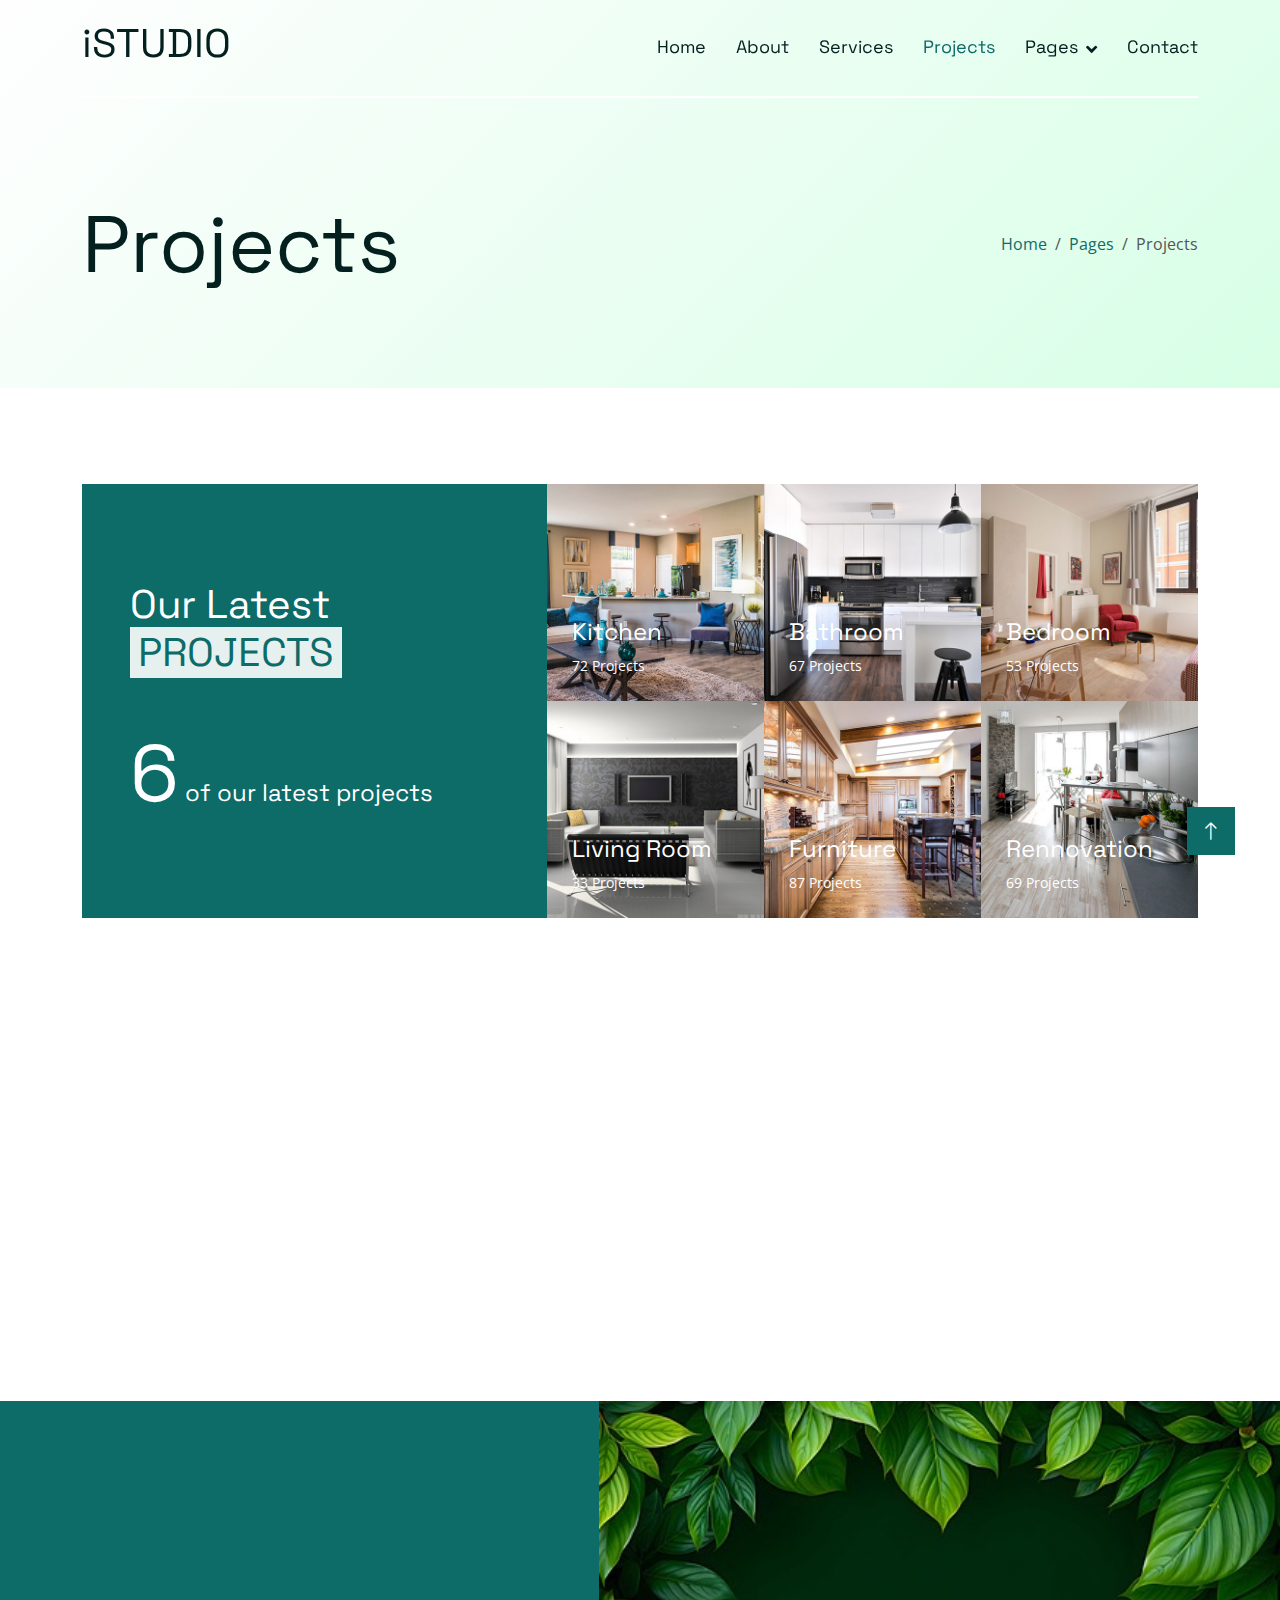
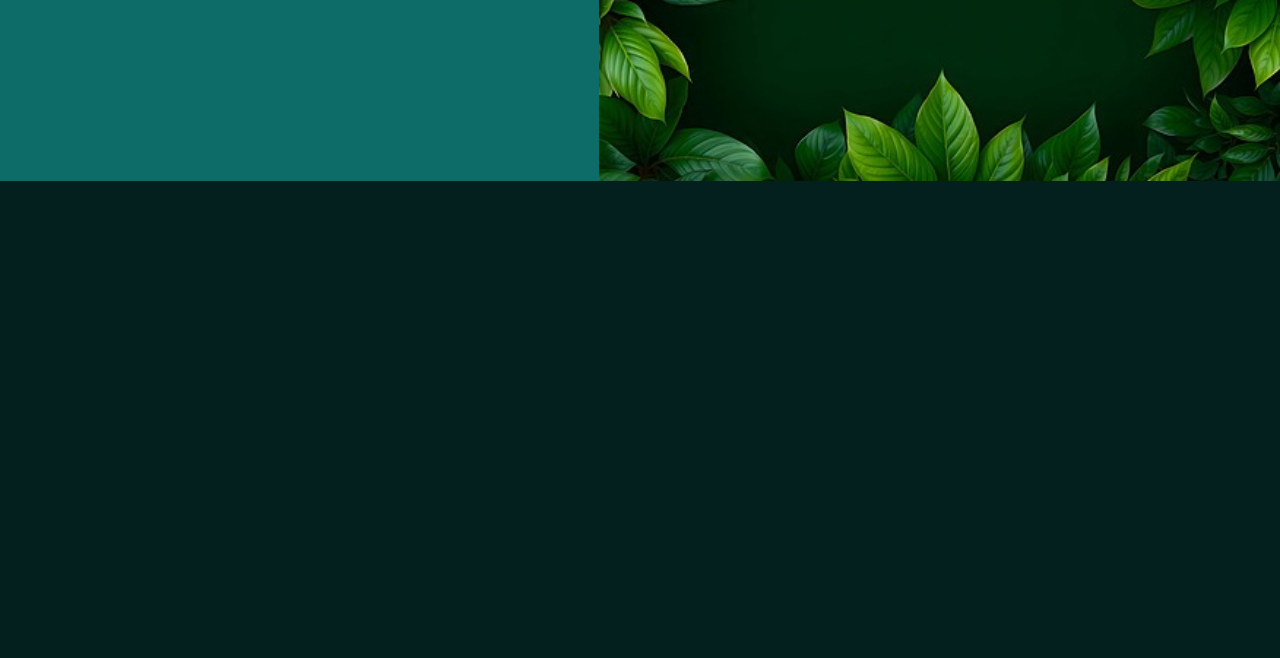
<file: project.html>
<!DOCTYPE html>
<html lang="en">

<head>
    <meta charset="utf-8">
    <title>iSTUDIO - Interior Design Website Template Free</title>
    <meta content="width=device-width, initial-scale=1.0" name="viewport">
    <meta content="" name="keywords">
    <meta content="" name="description">

    <!-- Favicon -->
    <link href="img/favicon.ico" rel="icon">

    <!-- Google Web Fonts -->
    <link rel="preconnect" href="https://fonts.googleapis.com">
    <link rel="preconnect" href="https://fonts.gstatic.com" crossorigin>
    <link href="https://fonts.googleapis.com/css2?family=Open+Sans&family=Space+Grotesk&display=swap" rel="stylesheet">

    <!-- Icon Font Stylesheet -->
    <link href="https://cdnjs.cloudflare.com/ajax/libs/font-awesome/5.10.0/css/all.min.css" rel="stylesheet">
    <link href="https://cdn.jsdelivr.net/npm/bootstrap-icons@1.4.1/font/bootstrap-icons.css" rel="stylesheet">

    <!-- Libraries Stylesheet -->
    <link href="lib/animate/animate.min.css" rel="stylesheet">
    <link href="lib/owlcarousel/assets/owl.carousel.min.css" rel="stylesheet">

    <!-- Customized Bootstrap Stylesheet -->
    <link href="css/bootstrap.min.css" rel="stylesheet">

    <!-- Template Stylesheet -->
    <link href="css/style.css" rel="stylesheet">
</head>

<body>
    <!-- Spinner Start -->
    <div id="spinner"
        class="show bg-white position-fixed translate-middle w-100 vh-100 top-50 start-50 d-flex align-items-center justify-content-center">
        <div class="spinner-grow text-primary" style="width: 3rem; height: 3rem;" role="status">
            <span class="sr-only">Loading...</span>
        </div>
    </div>
    <!-- Spinner End -->


    <!-- Navbar Start -->
    <div class="container-fluid sticky-top">
        <div class="container">
            <nav class="navbar navbar-expand-lg navbar-light border-bottom border-2 border-white">
                <a href="index.html" class="navbar-brand">
                    <h1>iSTUDIO</h1>
                </a>
                <button type="button" class="navbar-toggler ms-auto me-0" data-bs-toggle="collapse"
                    data-bs-target="#navbarCollapse">
                    <span class="navbar-toggler-icon"></span>
                </button>
                <div class="collapse navbar-collapse" id="navbarCollapse">
                    <div class="navbar-nav ms-auto">
                        <a href="index.html" class="nav-item nav-link">Home</a>
                        <a href="about.html" class="nav-item nav-link">About</a>
                        <a href="service.html" class="nav-item nav-link">Services</a>
                        <a href="project.html" class="nav-item nav-link active">Projects</a>
                        <div class="nav-item dropdown">
                            <a href="#!" class="nav-link dropdown-toggle" data-bs-toggle="dropdown">Pages</a>
                            <div class="dropdown-menu bg-light mt-2">
                                <a href="feature.html" class="dropdown-item">Features</a>
                                <a href="team.html" class="dropdown-item">Our Team</a>
                                <a href="testimonial.html" class="dropdown-item">Testimonial</a>
                                <a href="404.html" class="dropdown-item">404 Page</a>
                            </div>
                        </div>
                        <a href="contact.html" class="nav-item nav-link">Contact</a>
                    </div>
                </div>
            </nav>
        </div>
    </div>
    <!-- Navbar End -->


    <!-- Hero Start -->
    <div class="container-fluid pb-5 bg-primary hero-header">
        <div class="container py-5">
            <div class="row g-3 align-items-center">
                <div class="col-lg-6 text-center text-lg-start">
                    <h1 class="display-1 mb-0 animated slideInLeft">Projects</h1>
                </div>
                <div class="col-lg-6 animated slideInRight">
                    <nav aria-label="breadcrumb">
                        <ol class="breadcrumb justify-content-center justify-content-lg-end mb-0">
                            <li class="breadcrumb-item"><a class="text-primary" href="#!">Home</a></li>
                            <li class="breadcrumb-item"><a class="text-primary" href="#!">Pages</a></li>
                            <li class="breadcrumb-item text-secondary active" aria-current="page">Projects</li>
                        </ol>
                    </nav>
                </div>
            </div>
        </div>
    </div>
    <!-- Hero End -->


    <!-- Project Start -->
    <div class="container-fluid py-5">
        <div class="container py-5">
            <div class="row g-0">
                <div class="col-lg-5 wow fadeIn" data-wow-delay="0.1s">
                    <div class="d-flex flex-column justify-content-center bg-primary h-100 p-5">
                        <h1 class="text-white mb-5">Our Latest <span
                                class="text-uppercase text-primary bg-light px-2">Projects</span></h1>
                        <h4 class="text-white mb-0"><span class="display-1">6</span> of our latest projects</h4>
                    </div>
                </div>
                <div class="col-lg-7">
                    <div class="row g-0">
                        <div class="col-md-6 col-lg-4 wow fadeIn" data-wow-delay="0.2s">
                            <div class="project-item position-relative overflow-hidden">
                                <img class="img-fluid w-100" src="img/project-1.jpg" alt="">
                                <a class="project-overlay text-decoration-none" href="#!">
                                    <h4 class="text-white">Kitchen</h4>
                                    <small class="text-white">72 Projects</small>
                                </a>
                            </div>
                        </div>
                        <div class="col-md-6 col-lg-4 wow fadeIn" data-wow-delay="0.3s">
                            <div class="project-item position-relative overflow-hidden">
                                <img class="img-fluid w-100" src="img/project-2.jpg" alt="">
                                <a class="project-overlay text-decoration-none" href="#!">
                                    <h4 class="text-white">Bathroom</h4>
                                    <small class="text-white">67 Projects</small>
                                </a>
                            </div>
                        </div>
                        <div class="col-md-6 col-lg-4 wow fadeIn" data-wow-delay="0.4s">
                            <div class="project-item position-relative overflow-hidden">
                                <img class="img-fluid w-100" src="img/project-3.jpg" alt="">
                                <a class="project-overlay text-decoration-none" href="#!">
                                    <h4 class="text-white">Bedroom</h4>
                                    <small class="text-white">53 Projects</small>
                                </a>
                            </div>
                        </div>
                        <div class="col-md-6 col-lg-4 wow fadeIn" data-wow-delay="0.5s">
                            <div class="project-item position-relative overflow-hidden">
                                <img class="img-fluid w-100" src="img/project-4.jpg" alt="">
                                <a class="project-overlay text-decoration-none" href="#!">
                                    <h4 class="text-white">Living Room</h4>
                                    <small class="text-white">33 Projects</small>
                                </a>
                            </div>
                        </div>
                        <div class="col-md-6 col-lg-4 wow fadeIn" data-wow-delay="0.6s">
                            <div class="project-item position-relative overflow-hidden">
                                <img class="img-fluid w-100" src="img/project-5.jpg" alt="">
                                <a class="project-overlay text-decoration-none" href="#!">
                                    <h4 class="text-white">Furniture</h4>
                                    <small class="text-white">87 Projects</small>
                                </a>
                            </div>
                        </div>
                        <div class="col-md-6 col-lg-4 wow fadeIn" data-wow-delay="0.7s">
                            <div class="project-item position-relative overflow-hidden">
                                <img class="img-fluid w-100" src="img/project-6.jpg" alt="">
                                <a class="project-overlay text-decoration-none" href="#!">
                                    <h4 class="text-white">Rennovation</h4>
                                    <small class="text-white">69 Projects</small>
                                </a>
                            </div>
                        </div>
                    </div>
                </div>
            </div>
        </div>
    </div>
    <!-- Project End -->


    <!-- Testimonial Start -->
    <div class="container-xxl pb-5">
        <div class="container pb-5">
            <div class="row justify-content-center">
                <div class="col-md-12 col-lg-9">
                    <div class="owl-carousel testimonial-carousel wow fadeIn" data-wow-delay="0.2s">
                        <div class="testimonial-item">
                            <div class="row g-5 align-items-center">
                                <div class="col-md-6">
                                    <div class="testimonial-img">
                                        <img class="img-fluid" src="img/testimonial-1.jpg" alt="">
                                    </div>
                                </div>
                                <div class="col-md-6">
                                    <div class="testimonial-text pb-5 pb-md-0">
                                        <h3>Sustainable Material</h3>
                                        <p>Aliqu diam amet diam et eos labore. Clita erat ipsum et lorem et sit, sed
                                            stet no labore lorem sit. Sanctus clita duo justo et tempor eirmod magna
                                            dolore erat
                                            amet</p>
                                        <h5 class="mb-0">Boris Johnson</h5>
                                    </div>
                                </div>
                            </div>
                        </div>
                        <div class="testimonial-item">
                            <div class="row g-5 align-items-center">
                                <div class="col-md-6">
                                    <div class="testimonial-img">
                                        <img class="img-fluid" src="img/testimonial-2.jpg" alt="">
                                    </div>
                                </div>
                                <div class="col-md-6">
                                    <div class="testimonial-text pb-5 pb-md-0">
                                        <h3>Customer Satisfaction</h3>
                                        <p>Clita erat ipsum et lorem et sit, sed
                                            stet no labore lorem sit. Sanctus clita duo justo et tempor eirmod magna
                                            dolore erat
                                            amet</p>
                                        <h5 class="mb-0">Alexander Bell</h5>
                                    </div>
                                </div>
                            </div>
                        </div>
                        <div class="testimonial-item">
                            <div class="row g-5 align-items-center">
                                <div class="col-md-6">
                                    <div class="testimonial-img">
                                        <img class="img-fluid" src="img/testimonial-3.jpg" alt="">
                                    </div>
                                </div>
                                <div class="col-md-6">
                                    <div class="testimonial-text pb-5 pb-md-0">
                                        <h3>Budget Friendly</h3>
                                        <p>Diam amet diam et eos labore. Clita erat ipsum et lorem et sit, sed
                                            stet no labore lorem sit. Sanctus clita duo justo et tempor eirmod magna
                                            dolore erat
                                            amet</p>
                                        <h5 class="mb-0">Bradley Gordon</h5>
                                    </div>
                                </div>
                            </div>
                        </div>
                    </div>
                </div>
            </div>
        </div>
    </div>
    <!-- Testimonial End -->


    <!-- Newsletter Start -->
    <div class="container-fluid bg-primary newsletter p-0">
        <div class="container p-0">
            <div class="row g-0 align-items-center">
                <div class="col-md-5 ps-lg-0 text-start wow fadeIn" data-wow-delay="0.2s">
                    <img class="img-fluid w-100" src="img/newsletter.jpg" alt="">
                </div>
                <div class="col-md-7 py-5 newsletter-text wow fadeIn" data-wow-delay="0.5s">
                    <div class="p-5">
                        <h1 class="mb-5">Subscribe the <span
                                class="text-uppercase text-primary bg-white px-2">Newsletter</span></h1>
                        <div class="position-relative w-100 mb-2">
                            <input class="form-control border-0 w-100 ps-4 pe-5" type="text"
                                placeholder="Enter Your Email" style="height: 60px;">
                            <button type="button" class="btn shadow-none position-absolute top-0 end-0 mt-2 me-2"><i
                                    class="fa fa-paper-plane text-primary fs-4"></i></button>
                        </div>
                        <p class="mb-0">Diam sed sed dolor stet amet eirmod</p>
                    </div>
                </div>
            </div>
        </div>
    </div>
    <!-- Newsletter End -->


    <!-- Footer Start -->
    <div class="container-fluid bg-dark text-white-50 footer pt-5">
        <div class="container py-5">
            <div class="row g-5">
                <div class="col-md-6 col-lg-3 wow fadeIn" data-wow-delay="0.1s">
                    <a href="index.html" class="d-inline-block mb-3">
                        <h1 class="text-white">iSTUDIO</h1>
                    </a>
                    <p class="mb-0">Tempor erat elitr rebum at clita. Diam dolor diam ipsum et tempor sit. Aliqu diam
                        amet diam et eos labore. Clita erat ipsum et lorem et sit, sed stet no labore lorem sit. Sanctus
                        clita duo justo et tempor</p>
                </div>
                <div class="col-md-6 col-lg-3 wow fadeIn" data-wow-delay="0.3s">
                    <h5 class="text-white mb-4">Get In Touch</h5>
                    <p><i class="fa fa-map-marker-alt me-3"></i>123 Street, New York, USA</p>
                    <p><i class="fa fa-phone-alt me-3"></i>+012 345 67890</p>
                    <p><i class="fa fa-envelope me-3"></i>info@example.com</p>
                    <div class="d-flex pt-2">
                        <a class="btn btn-outline-primary btn-square border-2 me-2" href="#!"><i
                                class="fab fa-twitter"></i></a>
                        <a class="btn btn-outline-primary btn-square border-2 me-2" href="#!"><i
                                class="fab fa-facebook-f"></i></a>
                        <a class="btn btn-outline-primary btn-square border-2 me-2" href="#!"><i
                                class="fab fa-youtube"></i></a>
                        <a class="btn btn-outline-primary btn-square border-2 me-2" href="#!"><i
                                class="fab fa-instagram"></i></a>
                        <a class="btn btn-outline-primary btn-square border-2 me-2" href="#!"><i
                                class="fab fa-linkedin-in"></i></a>
                    </div>
                </div>
                <div class="col-md-6 col-lg-3 wow fadeIn" data-wow-delay="0.5s">
                    <h5 class="text-white mb-4">Popular Link</h5>
                    <a class="btn btn-link" href="#!">About Us</a>
                    <a class="btn btn-link" href="#!">Contact Us</a>
                    <a class="btn btn-link" href="#!">Privacy Policy</a>
                    <a class="btn btn-link" href="#!">Terms & Condition</a>
                    <a class="btn btn-link" href="#!">Career</a>
                </div>
                <div class="col-md-6 col-lg-3 wow fadeIn" data-wow-delay="0.7s">
                    <h5 class="text-white mb-4">Our Services</h5>
                    <a class="btn btn-link" href="#!">Interior Design</a>
                    <a class="btn btn-link" href="#!">Project Planning</a>
                    <a class="btn btn-link" href="#!">Renovation</a>
                    <a class="btn btn-link" href="#!">Implement</a>
                    <a class="btn btn-link" href="#!">Landscape Design</a>
                </div>
            </div>
        </div>
        <div class="container wow fadeIn" data-wow-delay="0.1s">
            <div class="copyright">
                <div class="row">
                    <div class="col-md-6 text-center text-md-start mb-3 mb-md-0">
                        &copy; <a class="border-bottom" href="#!">Your Site Name</a>, All Right Reserved.

                        <!--/*** This template is free as long as you keep the below author’s credit link/attribution link/backlink. ***/-->
                        <!--/*** If you'd like to use the template without the below author’s credit link/attribution link/backlink, ***/-->
                        <!--/*** you can purchase the Credit Removal License from "https://htmlcodex.com/credit-removal". ***/-->
                        Designed By <a class="border-bottom" href="https://htmlcodex.com">HTML Codex</a>. Distributed by
                        <a class="border-bottom" href="https://themewagon.com" target="_blank">ThemeWagon</a>
                    </div>
                    <div class="col-md-6 text-center text-md-end">
                        <div class="footer-menu">
                            <a href="#!">Home</a>
                            <a href="#!">Cookies</a>
                            <a href="#!">Help</a>
                            <a href="#!">FAQs</a>
                        </div>
                    </div>
                </div>
            </div>
        </div>
    </div>
    <!-- Footer End -->


    <!-- Back to Top -->
    <a href="#!" class="btn btn-lg btn-primary btn-lg-square back-to-top"><i class="bi bi-arrow-up"></i></a>


    <!-- JavaScript Libraries -->
    <script src="https://ajax.googleapis.com/ajax/libs/jquery/3.6.1/jquery.min.js"></script>
    <script src="https://cdn.jsdelivr.net/npm/bootstrap@5.0.0/dist/js/bootstrap.bundle.min.js"></script>
    <script src="lib/wow/wow.min.js"></script>
    <script src="lib/easing/easing.min.js"></script>
    <script src="lib/waypoints/waypoints.min.js"></script>
    <script src="lib/owlcarousel/owl.carousel.min.js"></script>

    <!-- Template Javascript -->
    <script src="js/main.js"></script>
</body>

</html>
</file>
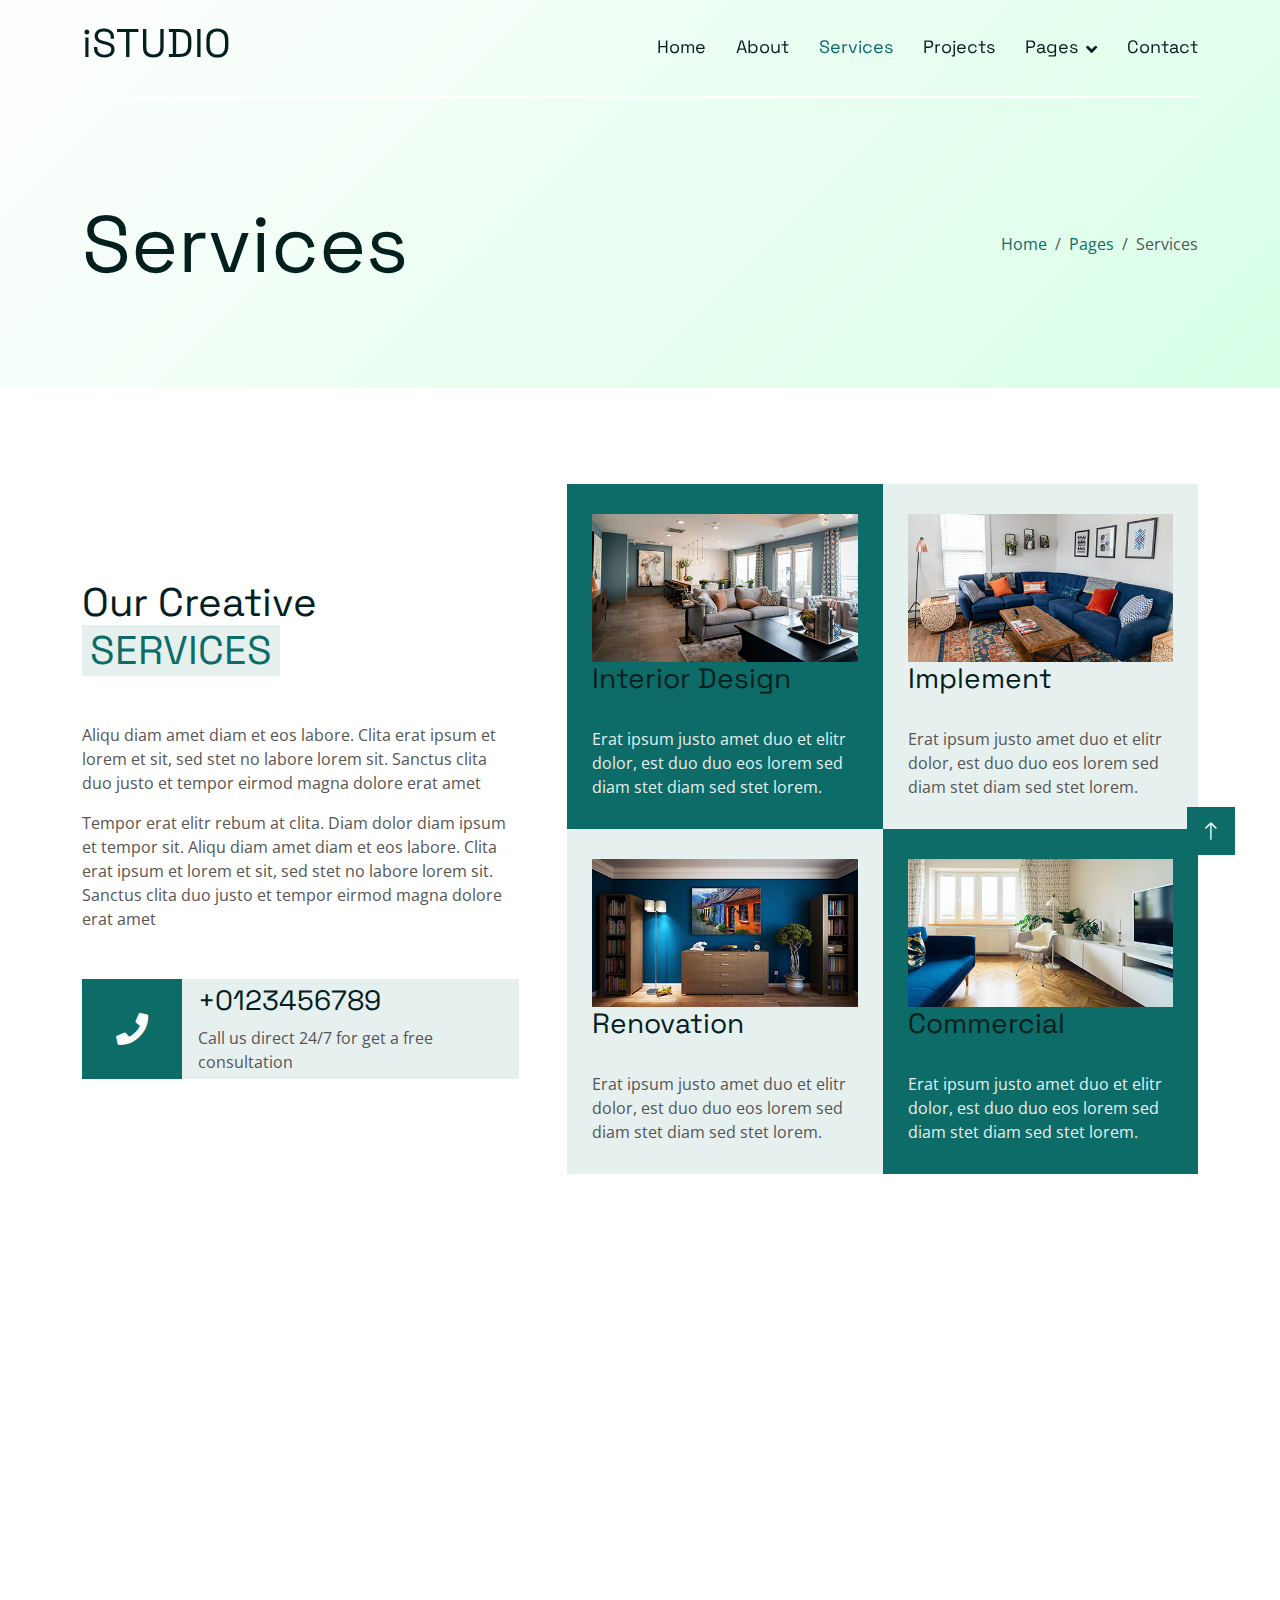
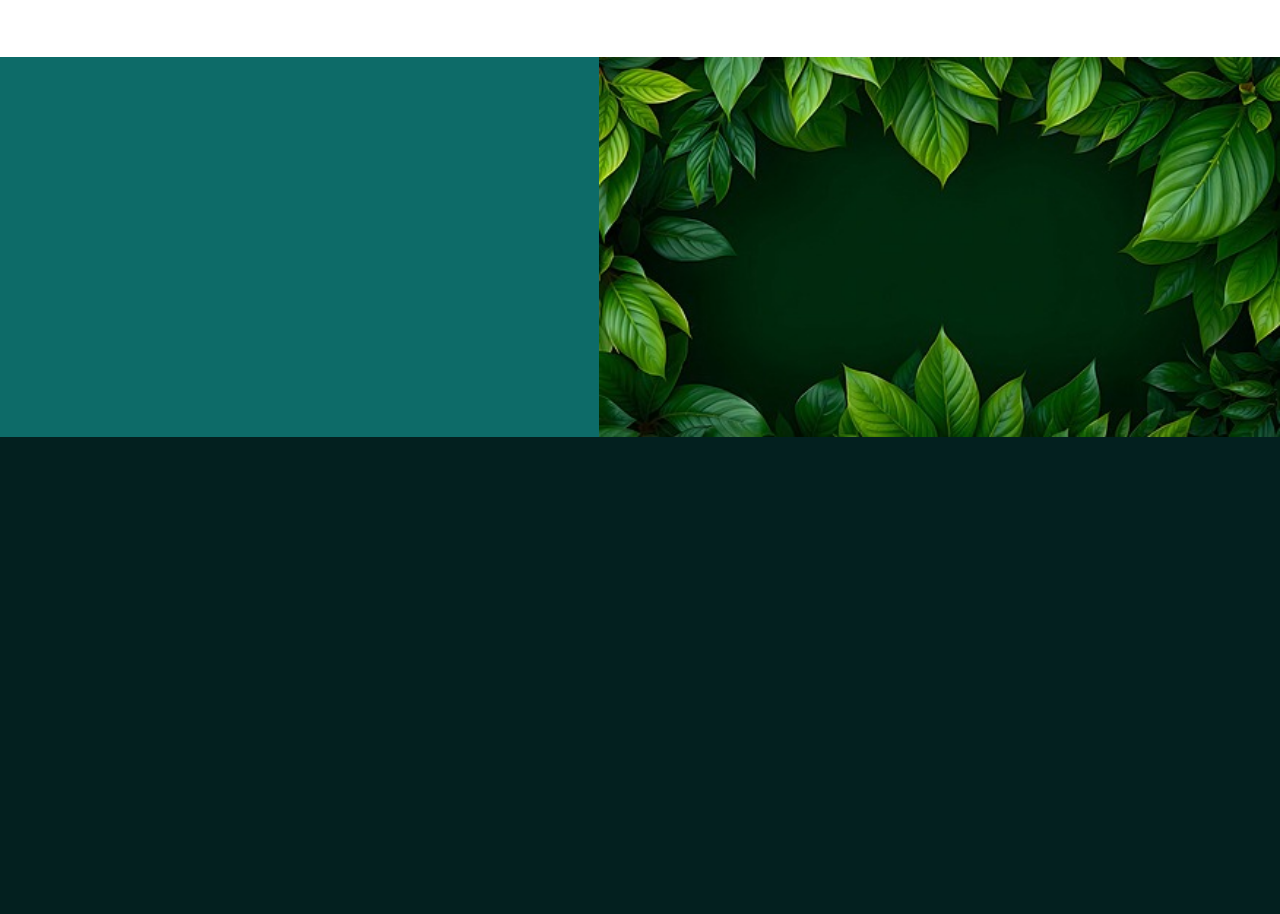
<file: service.html>
<!DOCTYPE html>
<html lang="en">

<head>
    <meta charset="utf-8">
    <title>iSTUDIO - Interior Design Website Template Free</title>
    <meta content="width=device-width, initial-scale=1.0" name="viewport">
    <meta content="" name="keywords">
    <meta content="" name="description">

    <!-- Favicon -->
    <link href="img/favicon.ico" rel="icon">

    <!-- Google Web Fonts -->
    <link rel="preconnect" href="https://fonts.googleapis.com">
    <link rel="preconnect" href="https://fonts.gstatic.com" crossorigin>
    <link href="https://fonts.googleapis.com/css2?family=Open+Sans&family=Space+Grotesk&display=swap" rel="stylesheet">

    <!-- Icon Font Stylesheet -->
    <link href="https://cdnjs.cloudflare.com/ajax/libs/font-awesome/5.10.0/css/all.min.css" rel="stylesheet">
    <link href="https://cdn.jsdelivr.net/npm/bootstrap-icons@1.4.1/font/bootstrap-icons.css" rel="stylesheet">

    <!-- Libraries Stylesheet -->
    <link href="lib/animate/animate.min.css" rel="stylesheet">
    <link href="lib/owlcarousel/assets/owl.carousel.min.css" rel="stylesheet">

    <!-- Customized Bootstrap Stylesheet -->
    <link href="css/bootstrap.min.css" rel="stylesheet">

    <!-- Template Stylesheet -->
    <link href="css/style.css" rel="stylesheet">
</head>

<body>
    <!-- Spinner Start -->
    <div id="spinner"
        class="show bg-white position-fixed translate-middle w-100 vh-100 top-50 start-50 d-flex align-items-center justify-content-center">
        <div class="spinner-grow text-primary" style="width: 3rem; height: 3rem;" role="status">
            <span class="sr-only">Loading...</span>
        </div>
    </div>
    <!-- Spinner End -->


    <!-- Navbar Start -->
    <div class="container-fluid sticky-top">
        <div class="container">
            <nav class="navbar navbar-expand-lg navbar-light border-bottom border-2 border-white">
                <a href="index.html" class="navbar-brand">
                    <h1>iSTUDIO</h1>
                </a>
                <button type="button" class="navbar-toggler ms-auto me-0" data-bs-toggle="collapse"
                    data-bs-target="#navbarCollapse">
                    <span class="navbar-toggler-icon"></span>
                </button>
                <div class="collapse navbar-collapse" id="navbarCollapse">
                    <div class="navbar-nav ms-auto">
                        <a href="index.html" class="nav-item nav-link">Home</a>
                        <a href="about.html" class="nav-item nav-link">About</a>
                        <a href="service.html" class="nav-item nav-link active">Services</a>
                        <a href="project.html" class="nav-item nav-link">Projects</a>
                        <div class="nav-item dropdown">
                            <a href="#!" class="nav-link dropdown-toggle" data-bs-toggle="dropdown">Pages</a>
                            <div class="dropdown-menu bg-light mt-2">
                                <a href="feature.html" class="dropdown-item">Features</a>
                                <a href="team.html" class="dropdown-item">Our Team</a>
                                <a href="testimonial.html" class="dropdown-item">Testimonial</a>
                                <a href="404.html" class="dropdown-item">404 Page</a>
                            </div>
                        </div>
                        <a href="contact.html" class="nav-item nav-link">Contact</a>
                    </div>
                </div>
            </nav>
        </div>
    </div>
    <!-- Navbar End -->


    <!-- Hero Start -->
    <div class="container-fluid pb-5 bg-primary hero-header">
        <div class="container py-5">
            <div class="row g-3 align-items-center">
                <div class="col-lg-6 text-center text-lg-start">
                    <h1 class="display-1 mb-0 animated slideInLeft">Services</h1>
                </div>
                <div class="col-lg-6 animated slideInRight">
                    <nav aria-label="breadcrumb">
                        <ol class="breadcrumb justify-content-center justify-content-lg-end mb-0">
                            <li class="breadcrumb-item"><a class="text-primary" href="#!">Home</a></li>
                            <li class="breadcrumb-item"><a class="text-primary" href="#!">Pages</a></li>
                            <li class="breadcrumb-item text-secondary active" aria-current="page">Services</li>
                        </ol>
                    </nav>
                </div>
            </div>
        </div>
    </div>
    <!-- Hero End -->


    <!-- Service Start -->
    <div class="container-fluid py-5">
        <div class="container py-5">
            <div class="row g-5 align-items-center">
                <div class="col-lg-5 wow fadeIn" data-wow-delay="0.1s">
                    <h1 class="mb-5">Our Creative <span
                            class="text-uppercase text-primary bg-light px-2">Services</span></h1>
                    <p>Aliqu diam
                        amet diam et eos labore. Clita erat ipsum et lorem et sit, sed stet no labore lorem sit. Sanctus
                        clita duo justo et tempor eirmod magna dolore erat amet</p>
                    <p class="mb-5">Tempor erat elitr rebum at clita. Diam dolor diam ipsum et tempor sit. Aliqu diam
                        amet diam et eos labore. Clita erat ipsum et lorem et sit, sed stet no labore lorem sit. Sanctus
                        clita duo justo et tempor eirmod magna dolore erat amet</p>
                    <div class="d-flex align-items-center bg-light">
                        <div class="btn-square flex-shrink-0 bg-primary" style="width: 100px; height: 100px;">
                            <i class="fa fa-phone fa-2x text-white"></i>
                        </div>
                        <div class="px-3">
                            <h3>+0123456789</h3>
                            <span>Call us direct 24/7 for get a free consultation</span>
                        </div>
                    </div>
                </div>
                <div class="col-lg-7">
                    <div class="row g-0">
                        <div class="col-md-6 wow fadeIn" data-wow-delay="0.2s">
                            <div class="service-item h-100 d-flex flex-column justify-content-center bg-primary">
                                <a href="#!" class="service-img position-relative mb-4">
                                    <img class="img-fluid w-100" src="img/service-1.jpg" alt="">
                                    <h3>Interior Design</h3>
                                </a>
                                <p class="mb-0">Erat ipsum justo amet duo et elitr dolor, est duo duo eos lorem sed diam
                                    stet diam sed stet lorem.</p>
                            </div>
                        </div>
                        <div class="col-md-6 wow fadeIn" data-wow-delay="0.4s">
                            <div class="service-item h-100 d-flex flex-column justify-content-center bg-light">
                                <a href="#!" class="service-img position-relative mb-4">
                                    <img class="img-fluid w-100" src="img/service-2.jpg" alt="">
                                    <h3>Implement</h3>
                                </a>
                                <p class="mb-0">Erat ipsum justo amet duo et elitr dolor, est duo duo eos lorem sed diam
                                    stet diam sed stet lorem.</p>
                            </div>
                        </div>
                        <div class="col-md-6 wow fadeIn" data-wow-delay="0.6s">
                            <div class="service-item h-100 d-flex flex-column justify-content-center bg-light">
                                <a href="#!" class="service-img position-relative mb-4">
                                    <img class="img-fluid w-100" src="img/service-3.jpg" alt="">
                                    <h3>Renovation</h3>
                                </a>
                                <p class="mb-0">Erat ipsum justo amet duo et elitr dolor, est duo duo eos lorem sed diam
                                    stet diam sed stet lorem.</p>
                            </div>
                        </div>
                        <div class="col-md-6 wow fadeIn" data-wow-delay="0.8s">
                            <div class="service-item h-100 d-flex flex-column justify-content-center bg-primary">
                                <a href="#!" class="service-img position-relative mb-4">
                                    <img class="img-fluid w-100" src="img/service-4.jpg" alt="">
                                    <h3>Commercial</h3>
                                </a>
                                <p class="mb-0">Erat ipsum justo amet duo et elitr dolor, est duo duo eos lorem sed diam
                                    stet diam sed stet lorem.</p>
                            </div>
                        </div>
                    </div>
                </div>
            </div>
        </div>
    </div>
    <!-- Service End -->


    <!-- Testimonial Start -->
    <div class="container-xxl pb-5">
        <div class="container pb-5">
            <div class="row justify-content-center">
                <div class="col-md-12 col-lg-9">
                    <div class="owl-carousel testimonial-carousel wow fadeIn" data-wow-delay="0.2s">
                        <div class="testimonial-item">
                            <div class="row g-5 align-items-center">
                                <div class="col-md-6">
                                    <div class="testimonial-img">
                                        <img class="img-fluid" src="img/testimonial-1.jpg" alt="">
                                    </div>
                                </div>
                                <div class="col-md-6">
                                    <div class="testimonial-text pb-5 pb-md-0">
                                        <h3>Sustainable Material</h3>
                                        <p>Aliqu diam amet diam et eos labore. Clita erat ipsum et lorem et sit, sed
                                            stet no labore lorem sit. Sanctus clita duo justo et tempor eirmod magna
                                            dolore erat
                                            amet</p>
                                        <h5 class="mb-0">Boris Johnson</h5>
                                    </div>
                                </div>
                            </div>
                        </div>
                        <div class="testimonial-item">
                            <div class="row g-5 align-items-center">
                                <div class="col-md-6">
                                    <div class="testimonial-img">
                                        <img class="img-fluid" src="img/testimonial-2.jpg" alt="">
                                    </div>
                                </div>
                                <div class="col-md-6">
                                    <div class="testimonial-text pb-5 pb-md-0">
                                        <h3>Customer Satisfaction</h3>
                                        <p>Clita erat ipsum et lorem et sit, sed
                                            stet no labore lorem sit. Sanctus clita duo justo et tempor eirmod magna
                                            dolore erat
                                            amet</p>
                                        <h5 class="mb-0">Alexander Bell</h5>
                                    </div>
                                </div>
                            </div>
                        </div>
                        <div class="testimonial-item">
                            <div class="row g-5 align-items-center">
                                <div class="col-md-6">
                                    <div class="testimonial-img">
                                        <img class="img-fluid" src="img/testimonial-3.jpg" alt="">
                                    </div>
                                </div>
                                <div class="col-md-6">
                                    <div class="testimonial-text pb-5 pb-md-0">
                                        <h3>Budget Friendly</h3>
                                        <p>Diam amet diam et eos labore. Clita erat ipsum et lorem et sit, sed
                                            stet no labore lorem sit. Sanctus clita duo justo et tempor eirmod magna
                                            dolore erat
                                            amet</p>
                                        <h5 class="mb-0">Bradley Gordon</h5>
                                    </div>
                                </div>
                            </div>
                        </div>
                    </div>
                </div>
            </div>
        </div>
    </div>
    <!-- Testimonial End -->


    <!-- Newsletter Start -->
    <div class="container-fluid bg-primary newsletter p-0">
        <div class="container p-0">
            <div class="row g-0 align-items-center">
                <div class="col-md-5 ps-lg-0 text-start wow fadeIn" data-wow-delay="0.2s">
                    <img class="img-fluid w-100" src="img/newsletter.jpg" alt="">
                </div>
                <div class="col-md-7 py-5 newsletter-text wow fadeIn" data-wow-delay="0.5s">
                    <div class="p-5">
                        <h1 class="mb-5">Subscribe the <span
                                class="text-uppercase text-primary bg-white px-2">Newsletter</span></h1>
                        <div class="position-relative w-100 mb-2">
                            <input class="form-control border-0 w-100 ps-4 pe-5" type="text"
                                placeholder="Enter Your Email" style="height: 60px;">
                            <button type="button" class="btn shadow-none position-absolute top-0 end-0 mt-2 me-2"><i
                                    class="fa fa-paper-plane text-primary fs-4"></i></button>
                        </div>
                        <p class="mb-0">Diam sed sed dolor stet amet eirmod</p>
                    </div>
                </div>
            </div>
        </div>
    </div>
    <!-- Newsletter End -->


    <!-- Footer Start -->
    <div class="container-fluid bg-dark text-white-50 footer pt-5">
        <div class="container py-5">
            <div class="row g-5">
                <div class="col-md-6 col-lg-3 wow fadeIn" data-wow-delay="0.1s">
                    <a href="index.html" class="d-inline-block mb-3">
                        <h1 class="text-white">iSTUDIO</h1>
                    </a>
                    <p class="mb-0">Tempor erat elitr rebum at clita. Diam dolor diam ipsum et tempor sit. Aliqu diam
                        amet diam et eos labore. Clita erat ipsum et lorem et sit, sed stet no labore lorem sit. Sanctus
                        clita duo justo et tempor</p>
                </div>
                <div class="col-md-6 col-lg-3 wow fadeIn" data-wow-delay="0.3s">
                    <h5 class="text-white mb-4">Get In Touch</h5>
                    <p><i class="fa fa-map-marker-alt me-3"></i>123 Street, New York, USA</p>
                    <p><i class="fa fa-phone-alt me-3"></i>+012 345 67890</p>
                    <p><i class="fa fa-envelope me-3"></i>info@example.com</p>
                    <div class="d-flex pt-2">
                        <a class="btn btn-outline-primary btn-square border-2 me-2" href="#!"><i
                                class="fab fa-twitter"></i></a>
                        <a class="btn btn-outline-primary btn-square border-2 me-2" href="#!"><i
                                class="fab fa-facebook-f"></i></a>
                        <a class="btn btn-outline-primary btn-square border-2 me-2" href="#!"><i
                                class="fab fa-youtube"></i></a>
                        <a class="btn btn-outline-primary btn-square border-2 me-2" href="#!"><i
                                class="fab fa-instagram"></i></a>
                        <a class="btn btn-outline-primary btn-square border-2 me-2" href="#!"><i
                                class="fab fa-linkedin-in"></i></a>
                    </div>
                </div>
                <div class="col-md-6 col-lg-3 wow fadeIn" data-wow-delay="0.5s">
                    <h5 class="text-white mb-4">Popular Link</h5>
                    <a class="btn btn-link" href="#!">About Us</a>
                    <a class="btn btn-link" href="#!">Contact Us</a>
                    <a class="btn btn-link" href="#!">Privacy Policy</a>
                    <a class="btn btn-link" href="#!">Terms & Condition</a>
                    <a class="btn btn-link" href="#!">Career</a>
                </div>
                <div class="col-md-6 col-lg-3 wow fadeIn" data-wow-delay="0.7s">
                    <h5 class="text-white mb-4">Our Services</h5>
                    <a class="btn btn-link" href="#!">Interior Design</a>
                    <a class="btn btn-link" href="#!">Project Planning</a>
                    <a class="btn btn-link" href="#!">Renovation</a>
                    <a class="btn btn-link" href="#!">Implement</a>
                    <a class="btn btn-link" href="#!">Landscape Design</a>
                </div>
            </div>
        </div>
        <div class="container wow fadeIn" data-wow-delay="0.1s">
            <div class="copyright">
                <div class="row">
                    <div class="col-md-6 text-center text-md-start mb-3 mb-md-0">
                        &copy; <a class="border-bottom" href="#!">Your Site Name</a>, All Right Reserved.

                        <!--/*** This template is free as long as you keep the below author’s credit link/attribution link/backlink. ***/-->
                        <!--/*** If you'd like to use the template without the below author’s credit link/attribution link/backlink, ***/-->
                        <!--/*** you can purchase the Credit Removal License from "https://htmlcodex.com/credit-removal". ***/-->
                        Designed By <a class="border-bottom" href="https://htmlcodex.com">HTML Codex</a>. Distributed by
                        <a class="border-bottom" href="https://themewagon.com" target="_blank">ThemeWagon</a>
                    </div>
                    <div class="col-md-6 text-center text-md-end">
                        <div class="footer-menu">
                            <a href="#!">Home</a>
                            <a href="#!">Cookies</a>
                            <a href="#!">Help</a>
                            <a href="#!">FAQs</a>
                        </div>
                    </div>
                </div>
            </div>
        </div>
    </div>
    <!-- Footer End -->


    <!-- Back to Top -->
    <a href="#!" class="btn btn-lg btn-primary btn-lg-square back-to-top"><i class="bi bi-arrow-up"></i></a>


    <!-- JavaScript Libraries -->
    <script src="https://ajax.googleapis.com/ajax/libs/jquery/3.6.1/jquery.min.js"></script>
    <script src="https://cdn.jsdelivr.net/npm/bootstrap@5.0.0/dist/js/bootstrap.bundle.min.js"></script>
    <script src="lib/wow/wow.min.js"></script>
    <script src="lib/easing/easing.min.js"></script>
    <script src="lib/waypoints/waypoints.min.js"></script>
    <script src="lib/owlcarousel/owl.carousel.min.js"></script>

    <!-- Template Javascript -->
    <script src="js/main.js"></script>
</body>

</html>
</file>
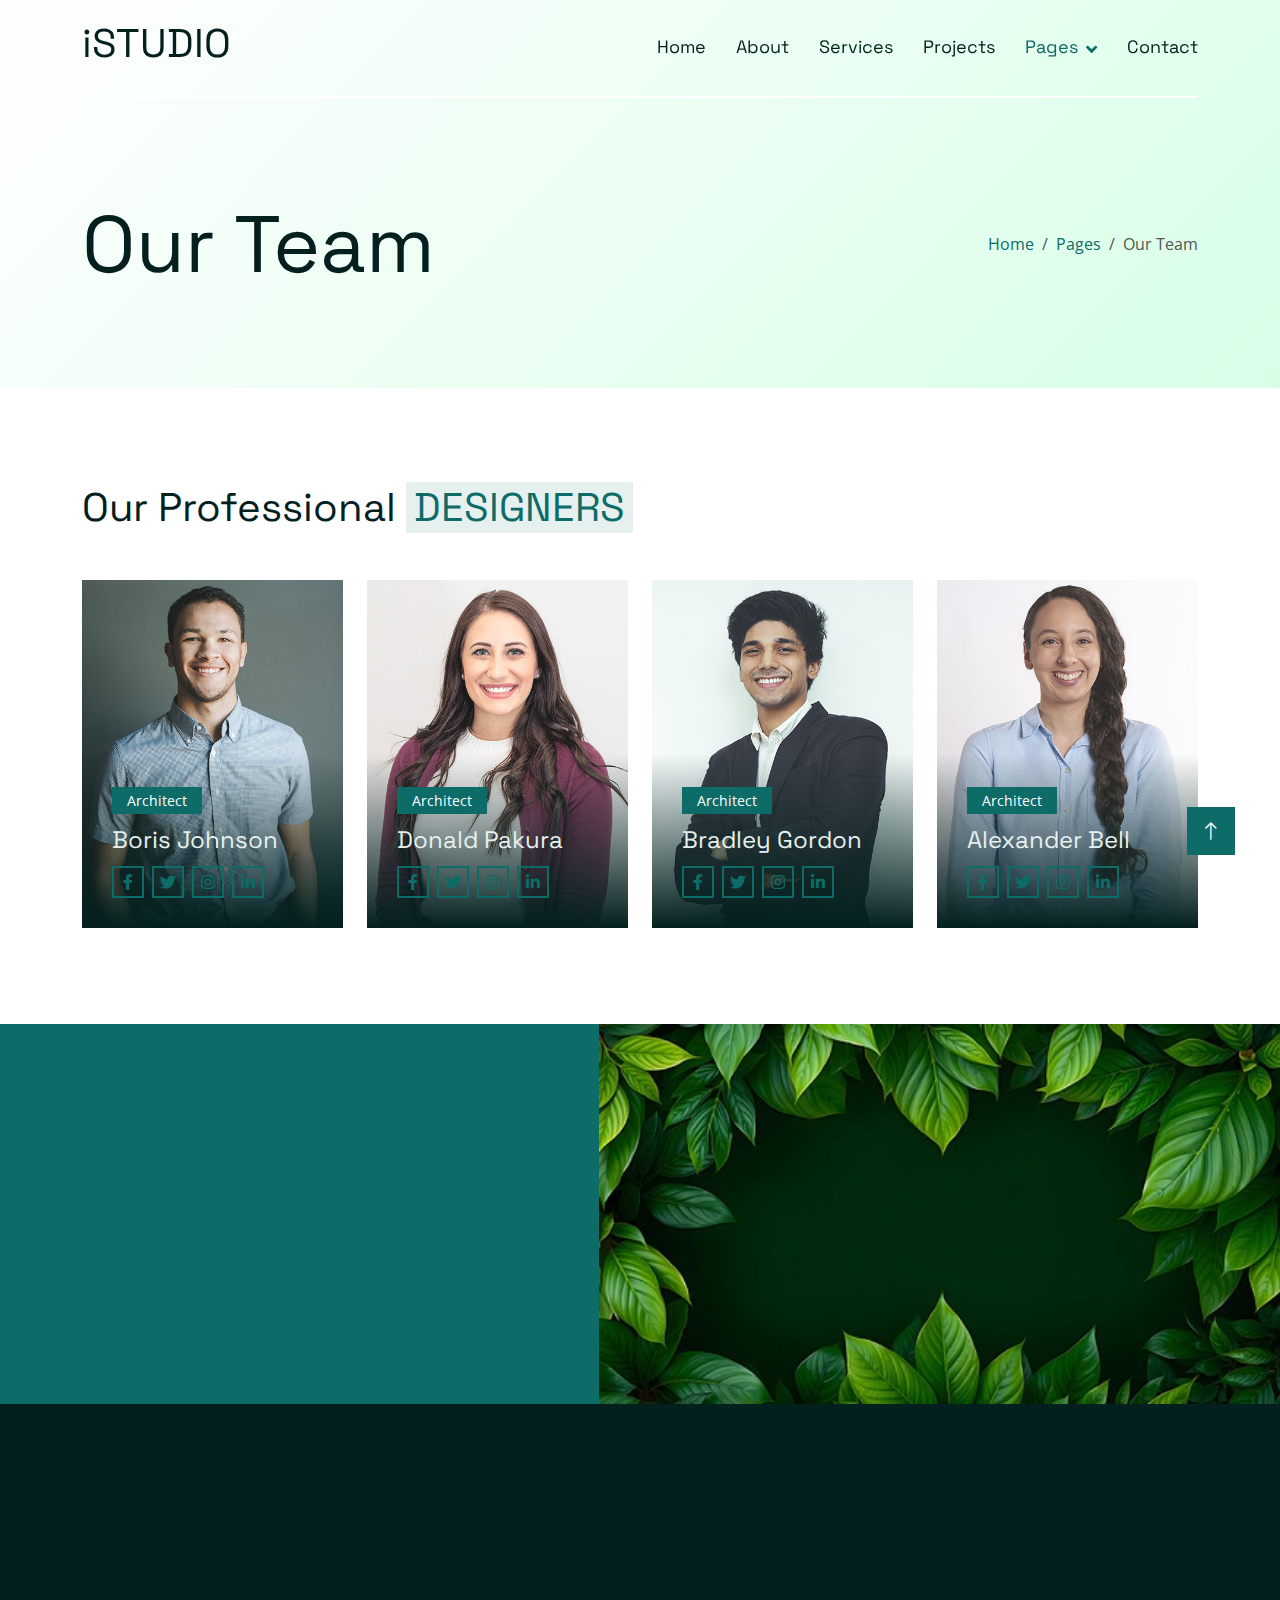
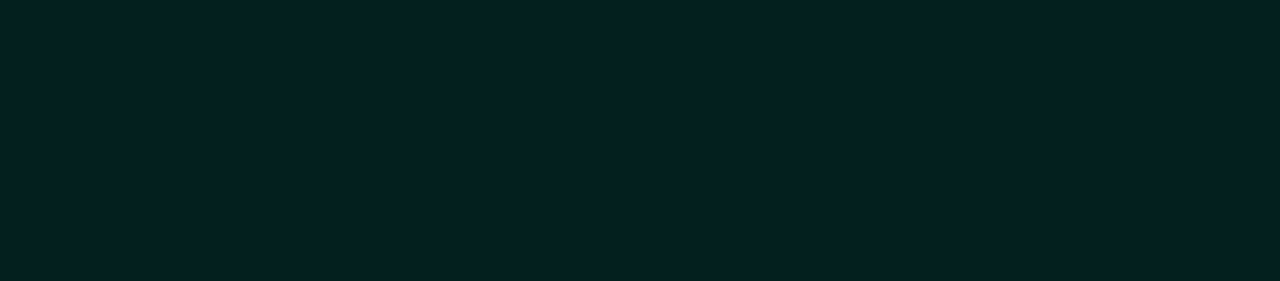
<file: team.html>
<!DOCTYPE html>
<html lang="en">

<head>
    <meta charset="utf-8">
    <title>iSTUDIO - Interior Design Website Template Free</title>
    <meta content="width=device-width, initial-scale=1.0" name="viewport">
    <meta content="" name="keywords">
    <meta content="" name="description">

    <!-- Favicon -->
    <link href="img/favicon.ico" rel="icon">

    <!-- Google Web Fonts -->
    <link rel="preconnect" href="https://fonts.googleapis.com">
    <link rel="preconnect" href="https://fonts.gstatic.com" crossorigin>
    <link href="https://fonts.googleapis.com/css2?family=Open+Sans&family=Space+Grotesk&display=swap" rel="stylesheet">

    <!-- Icon Font Stylesheet -->
    <link href="https://cdnjs.cloudflare.com/ajax/libs/font-awesome/5.10.0/css/all.min.css" rel="stylesheet">
    <link href="https://cdn.jsdelivr.net/npm/bootstrap-icons@1.4.1/font/bootstrap-icons.css" rel="stylesheet">

    <!-- Libraries Stylesheet -->
    <link href="lib/animate/animate.min.css" rel="stylesheet">
    <link href="lib/owlcarousel/assets/owl.carousel.min.css" rel="stylesheet">

    <!-- Customized Bootstrap Stylesheet -->
    <link href="css/bootstrap.min.css" rel="stylesheet">

    <!-- Template Stylesheet -->
    <link href="css/style.css" rel="stylesheet">
</head>

<body>
    <!-- Spinner Start -->
    <div id="spinner"
        class="show bg-white position-fixed translate-middle w-100 vh-100 top-50 start-50 d-flex align-items-center justify-content-center">
        <div class="spinner-grow text-primary" style="width: 3rem; height: 3rem;" role="status">
            <span class="sr-only">Loading...</span>
        </div>
    </div>
    <!-- Spinner End -->


    <!-- Navbar Start -->
    <div class="container-fluid sticky-top">
        <div class="container">
            <nav class="navbar navbar-expand-lg navbar-light border-bottom border-2 border-white">
                <a href="index.html" class="navbar-brand">
                    <h1>iSTUDIO</h1>
                </a>
                <button type="button" class="navbar-toggler ms-auto me-0" data-bs-toggle="collapse"
                    data-bs-target="#navbarCollapse">
                    <span class="navbar-toggler-icon"></span>
                </button>
                <div class="collapse navbar-collapse" id="navbarCollapse">
                    <div class="navbar-nav ms-auto">
                        <a href="index.html" class="nav-item nav-link">Home</a>
                        <a href="about.html" class="nav-item nav-link">About</a>
                        <a href="service.html" class="nav-item nav-link">Services</a>
                        <a href="project.html" class="nav-item nav-link">Projects</a>
                        <div class="nav-item dropdown">
                            <a href="#!" class="nav-link dropdown-toggle active" data-bs-toggle="dropdown">Pages</a>
                            <div class="dropdown-menu bg-light mt-2">
                                <a href="feature.html" class="dropdown-item">Features</a>
                                <a href="team.html" class="dropdown-item active">Our Team</a>
                                <a href="testimonial.html" class="dropdown-item">Testimonial</a>
                                <a href="404.html" class="dropdown-item">404 Page</a>
                            </div>
                        </div>
                        <a href="contact.html" class="nav-item nav-link">Contact</a>
                    </div>
                </div>
            </nav>
        </div>
    </div>
    <!-- Navbar End -->


    <!-- Hero Start -->
    <div class="container-fluid pb-5 bg-primary hero-header">
        <div class="container py-5">
            <div class="row g-3 align-items-center">
                <div class="col-lg-6 text-center text-lg-start">
                    <h1 class="display-1 mb-0 animated slideInLeft">Our Team</h1>
                </div>
                <div class="col-lg-6 animated slideInRight">
                    <nav aria-label="breadcrumb">
                        <ol class="breadcrumb justify-content-center justify-content-lg-end mb-0">
                            <li class="breadcrumb-item"><a class="text-primary" href="#!">Home</a></li>
                            <li class="breadcrumb-item"><a class="text-primary" href="#!">Pages</a></li>
                            <li class="breadcrumb-item text-secondary active" aria-current="page">Our Team</li>
                        </ol>
                    </nav>
                </div>
            </div>
        </div>
    </div>
    <!-- Hero End -->


    <!-- Team Start -->
    <div class="container-fluid py-5">
        <div class="container py-5">
            <h1 class="mb-5">Our Professional <span class="text-uppercase text-primary bg-light px-2">Designers</span>
            </h1>
            <div class="row g-4">
                <div class="col-md-6 col-lg-3 wow fadeIn" data-wow-delay="0.1s">
                    <div class="team-item position-relative overflow-hidden">
                        <img class="img-fluid w-100" src="img/team-1.jpg" alt="">
                        <div class="team-overlay">
                            <small class="mb-2">Architect</small>
                            <h4 class="lh-base text-light">Boris Johnson</h4>
                            <div class="d-flex justify-content-center">
                                <a class="btn btn-outline-primary btn-sm-square border-2 me-2" href="#!">
                                    <i class="fab fa-facebook-f"></i>
                                </a>
                                <a class="btn btn-outline-primary btn-sm-square border-2 me-2" href="#!">
                                    <i class="fab fa-twitter"></i>
                                </a>
                                <a class="btn btn-outline-primary btn-sm-square border-2 me-2" href="#!">
                                    <i class="fab fa-instagram"></i>
                                </a>
                                <a class="btn btn-outline-primary btn-sm-square border-2 me-2" href="#!">
                                    <i class="fab fa-linkedin-in"></i>
                                </a>
                            </div>
                        </div>
                    </div>
                </div>
                <div class="col-md-6 col-lg-3 wow fadeIn" data-wow-delay="0.3s">
                    <div class="team-item position-relative overflow-hidden">
                        <img class="img-fluid w-100" src="img/team-2.jpg" alt="">
                        <div class="team-overlay">
                            <small class="mb-2">Architect</small>
                            <h4 class="lh-base text-light">Donald Pakura</h4>
                            <div class="d-flex justify-content-center">
                                <a class="btn btn-outline-primary btn-sm-square border-2 me-2" href="#!">
                                    <i class="fab fa-facebook-f"></i>
                                </a>
                                <a class="btn btn-outline-primary btn-sm-square border-2 me-2" href="#!">
                                    <i class="fab fa-twitter"></i>
                                </a>
                                <a class="btn btn-outline-primary btn-sm-square border-2 me-2" href="#!">
                                    <i class="fab fa-instagram"></i>
                                </a>
                                <a class="btn btn-outline-primary btn-sm-square border-2 me-2" href="#!">
                                    <i class="fab fa-linkedin-in"></i>
                                </a>
                            </div>
                        </div>
                    </div>
                </div>
                <div class="col-md-6 col-lg-3 wow fadeIn" data-wow-delay="0.5s">
                    <div class="team-item position-relative overflow-hidden">
                        <img class="img-fluid w-100" src="img/team-3.jpg" alt="">
                        <div class="team-overlay">
                            <small class="mb-2">Architect</small>
                            <h4 class="lh-base text-light">Bradley Gordon</h4>
                            <div class="d-flex justify-content-center">
                                <a class="btn btn-outline-primary btn-sm-square border-2 me-2" href="#!">
                                    <i class="fab fa-facebook-f"></i>
                                </a>
                                <a class="btn btn-outline-primary btn-sm-square border-2 me-2" href="#!">
                                    <i class="fab fa-twitter"></i>
                                </a>
                                <a class="btn btn-outline-primary btn-sm-square border-2 me-2" href="#!">
                                    <i class="fab fa-instagram"></i>
                                </a>
                                <a class="btn btn-outline-primary btn-sm-square border-2 me-2" href="#!">
                                    <i class="fab fa-linkedin-in"></i>
                                </a>
                            </div>
                        </div>
                    </div>
                </div>
                <div class="col-md-6 col-lg-3 wow fadeIn" data-wow-delay="0.7s">
                    <div class="team-item position-relative overflow-hidden">
                        <img class="img-fluid w-100" src="img/team-4.jpg" alt="">
                        <div class="team-overlay">
                            <small class="mb-2">Architect</small>
                            <h4 class="lh-base text-light">Alexander Bell</h4>
                            <div class="d-flex justify-content-center">
                                <a class="btn btn-outline-primary btn-sm-square border-2 me-2" href="#!">
                                    <i class="fab fa-facebook-f"></i>
                                </a>
                                <a class="btn btn-outline-primary btn-sm-square border-2 me-2" href="#!">
                                    <i class="fab fa-twitter"></i>
                                </a>
                                <a class="btn btn-outline-primary btn-sm-square border-2 me-2" href="#!">
                                    <i class="fab fa-instagram"></i>
                                </a>
                                <a class="btn btn-outline-primary btn-sm-square border-2 me-2" href="#!">
                                    <i class="fab fa-linkedin-in"></i>
                                </a>
                            </div>
                        </div>
                    </div>
                </div>
            </div>
        </div>
    </div>
    <!-- Team End -->


    <!-- Newsletter Start -->
    <div class="container-fluid bg-primary newsletter p-0">
        <div class="container p-0">
            <div class="row g-0 align-items-center">
                <div class="col-md-5 ps-lg-0 text-start wow fadeIn" data-wow-delay="0.2s">
                    <img class="img-fluid w-100" src="img/newsletter.jpg" alt="">
                </div>
                <div class="col-md-7 py-5 newsletter-text wow fadeIn" data-wow-delay="0.5s">
                    <div class="p-5">
                        <h1 class="mb-5">Subscribe the <span
                                class="text-uppercase text-primary bg-white px-2">Newsletter</span></h1>
                        <div class="position-relative w-100 mb-2">
                            <input class="form-control border-0 w-100 ps-4 pe-5" type="text"
                                placeholder="Enter Your Email" style="height: 60px;">
                            <button type="button" class="btn shadow-none position-absolute top-0 end-0 mt-2 me-2"><i
                                    class="fa fa-paper-plane text-primary fs-4"></i></button>
                        </div>
                        <p class="mb-0">Diam sed sed dolor stet amet eirmod</p>
                    </div>
                </div>
            </div>
        </div>
    </div>
    <!-- Newsletter End -->


    <!-- Footer Start -->
    <div class="container-fluid bg-dark text-white-50 footer pt-5">
        <div class="container py-5">
            <div class="row g-5">
                <div class="col-md-6 col-lg-3 wow fadeIn" data-wow-delay="0.1s">
                    <a href="index.html" class="d-inline-block mb-3">
                        <h1 class="text-white">iSTUDIO</h1>
                    </a>
                    <p class="mb-0">Tempor erat elitr rebum at clita. Diam dolor diam ipsum et tempor sit. Aliqu diam
                        amet diam et eos labore. Clita erat ipsum et lorem et sit, sed stet no labore lorem sit. Sanctus
                        clita duo justo et tempor</p>
                </div>
                <div class="col-md-6 col-lg-3 wow fadeIn" data-wow-delay="0.3s">
                    <h5 class="text-white mb-4">Get In Touch</h5>
                    <p><i class="fa fa-map-marker-alt me-3"></i>123 Street, New York, USA</p>
                    <p><i class="fa fa-phone-alt me-3"></i>+012 345 67890</p>
                    <p><i class="fa fa-envelope me-3"></i>info@example.com</p>
                    <div class="d-flex pt-2">
                        <a class="btn btn-outline-primary btn-square border-2 me-2" href="#!"><i
                                class="fab fa-twitter"></i></a>
                        <a class="btn btn-outline-primary btn-square border-2 me-2" href="#!"><i
                                class="fab fa-facebook-f"></i></a>
                        <a class="btn btn-outline-primary btn-square border-2 me-2" href="#!"><i
                                class="fab fa-youtube"></i></a>
                        <a class="btn btn-outline-primary btn-square border-2 me-2" href="#!"><i
                                class="fab fa-instagram"></i></a>
                        <a class="btn btn-outline-primary btn-square border-2 me-2" href="#!"><i
                                class="fab fa-linkedin-in"></i></a>
                    </div>
                </div>
                <div class="col-md-6 col-lg-3 wow fadeIn" data-wow-delay="0.5s">
                    <h5 class="text-white mb-4">Popular Link</h5>
                    <a class="btn btn-link" href="#!">About Us</a>
                    <a class="btn btn-link" href="#!">Contact Us</a>
                    <a class="btn btn-link" href="#!">Privacy Policy</a>
                    <a class="btn btn-link" href="#!">Terms & Condition</a>
                    <a class="btn btn-link" href="#!">Career</a>
                </div>
                <div class="col-md-6 col-lg-3 wow fadeIn" data-wow-delay="0.7s">
                    <h5 class="text-white mb-4">Our Services</h5>
                    <a class="btn btn-link" href="#!">Interior Design</a>
                    <a class="btn btn-link" href="#!">Project Planning</a>
                    <a class="btn btn-link" href="#!">Renovation</a>
                    <a class="btn btn-link" href="#!">Implement</a>
                    <a class="btn btn-link" href="#!">Landscape Design</a>
                </div>
            </div>
        </div>
        <div class="container wow fadeIn" data-wow-delay="0.1s">
            <div class="copyright">
                <div class="row">
                    <div class="col-md-6 text-center text-md-start mb-3 mb-md-0">
                        &copy; <a class="border-bottom" href="#!">Your Site Name</a>, All Right Reserved.

                        <!--/*** This template is free as long as you keep the below author’s credit link/attribution link/backlink. ***/-->
                        <!--/*** If you'd like to use the template without the below author’s credit link/attribution link/backlink, ***/-->
                        <!--/*** you can purchase the Credit Removal License from "https://htmlcodex.com/credit-removal". ***/-->
                        Designed By <a class="border-bottom" href="https://htmlcodex.com">HTML Codex</a>. Distributed by
                        <a class="border-bottom" href="https://themewagon.com" target="_blank">ThemeWagon</a>
                    </div>
                    <div class="col-md-6 text-center text-md-end">
                        <div class="footer-menu">
                            <a href="#!">Home</a>
                            <a href="#!">Cookies</a>
                            <a href="#!">Help</a>
                            <a href="#!">FAQs</a>
                        </div>
                    </div>
                </div>
            </div>
        </div>
    </div>
    <!-- Footer End -->


    <!-- Back to Top -->
    <a href="#!" class="btn btn-lg btn-primary btn-lg-square back-to-top"><i class="bi bi-arrow-up"></i></a>


    <!-- JavaScript Libraries -->
    <script src="https://ajax.googleapis.com/ajax/libs/jquery/3.6.1/jquery.min.js"></script>
    <script src="https://cdn.jsdelivr.net/npm/bootstrap@5.0.0/dist/js/bootstrap.bundle.min.js"></script>
    <script src="lib/wow/wow.min.js"></script>
    <script src="lib/easing/easing.min.js"></script>
    <script src="lib/waypoints/waypoints.min.js"></script>
    <script src="lib/owlcarousel/owl.carousel.min.js"></script>

    <!-- Template Javascript -->
    <script src="js/main.js"></script>
</body>

</html>
</file>
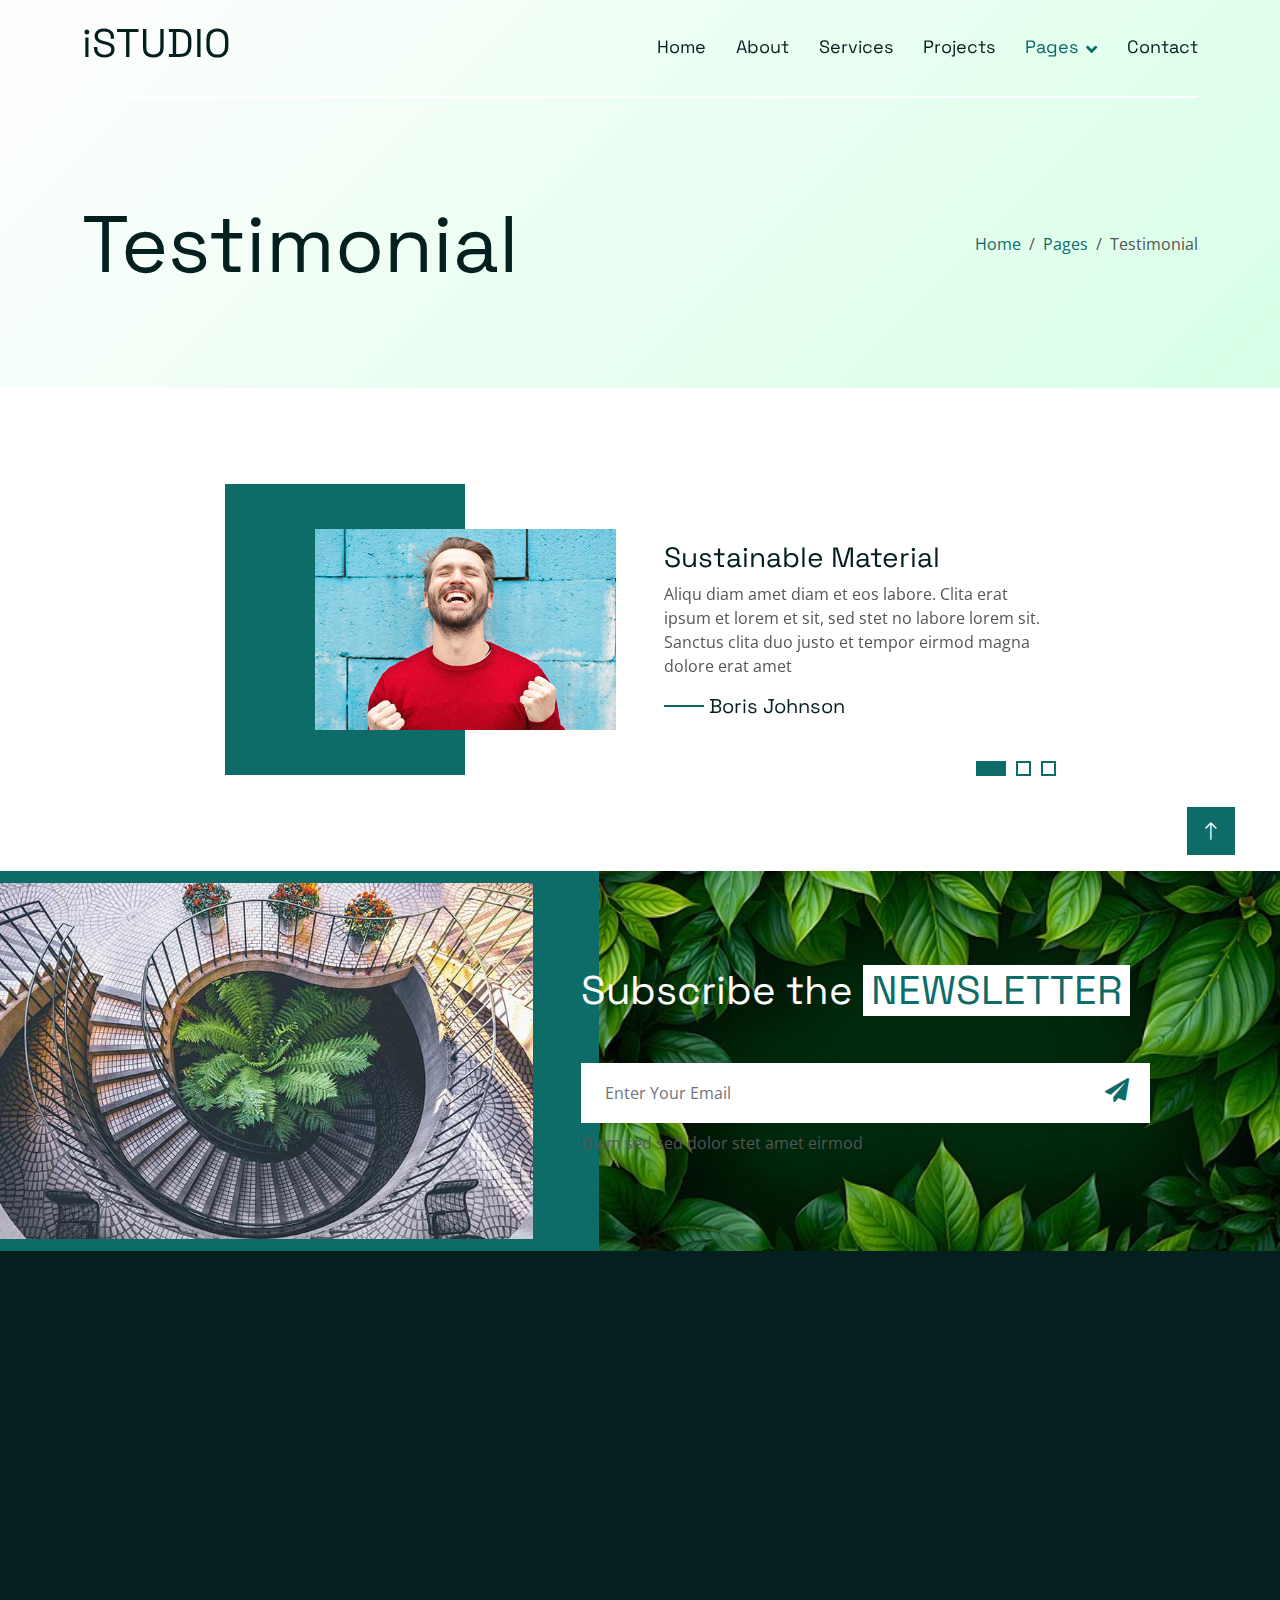
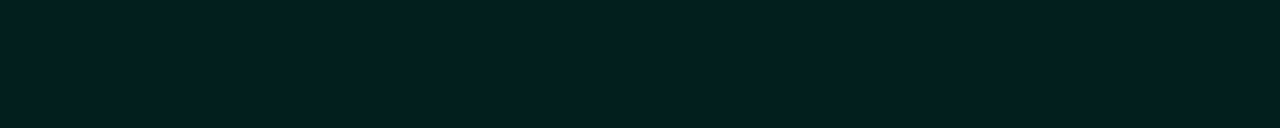
<file: testimonial.html>
<!DOCTYPE html>
<html lang="en">

<head>
    <meta charset="utf-8">
    <title>iSTUDIO - Interior Design Website Template Free</title>
    <meta content="width=device-width, initial-scale=1.0" name="viewport">
    <meta content="" name="keywords">
    <meta content="" name="description">

    <!-- Favicon -->
    <link href="img/favicon.ico" rel="icon">

    <!-- Google Web Fonts -->
    <link rel="preconnect" href="https://fonts.googleapis.com">
    <link rel="preconnect" href="https://fonts.gstatic.com" crossorigin>
    <link href="https://fonts.googleapis.com/css2?family=Open+Sans&family=Space+Grotesk&display=swap" rel="stylesheet">

    <!-- Icon Font Stylesheet -->
    <link href="https://cdnjs.cloudflare.com/ajax/libs/font-awesome/5.10.0/css/all.min.css" rel="stylesheet">
    <link href="https://cdn.jsdelivr.net/npm/bootstrap-icons@1.4.1/font/bootstrap-icons.css" rel="stylesheet">

    <!-- Libraries Stylesheet -->
    <link href="lib/animate/animate.min.css" rel="stylesheet">
    <link href="lib/owlcarousel/assets/owl.carousel.min.css" rel="stylesheet">

    <!-- Customized Bootstrap Stylesheet -->
    <link href="css/bootstrap.min.css" rel="stylesheet">

    <!-- Template Stylesheet -->
    <link href="css/style.css" rel="stylesheet">
</head>

<body>
    <!-- Spinner Start -->
    <div id="spinner"
        class="show bg-white position-fixed translate-middle w-100 vh-100 top-50 start-50 d-flex align-items-center justify-content-center">
        <div class="spinner-grow text-primary" style="width: 3rem; height: 3rem;" role="status">
            <span class="sr-only">Loading...</span>
        </div>
    </div>
    <!-- Spinner End -->


    <!-- Navbar Start -->
    <div class="container-fluid sticky-top">
        <div class="container">
            <nav class="navbar navbar-expand-lg navbar-light border-bottom border-2 border-white">
                <a href="index.html" class="navbar-brand">
                    <h1>iSTUDIO</h1>
                </a>
                <button type="button" class="navbar-toggler ms-auto me-0" data-bs-toggle="collapse"
                    data-bs-target="#navbarCollapse">
                    <span class="navbar-toggler-icon"></span>
                </button>
                <div class="collapse navbar-collapse" id="navbarCollapse">
                    <div class="navbar-nav ms-auto">
                        <a href="index.html" class="nav-item nav-link">Home</a>
                        <a href="about.html" class="nav-item nav-link">About</a>
                        <a href="service.html" class="nav-item nav-link">Services</a>
                        <a href="project.html" class="nav-item nav-link">Projects</a>
                        <div class="nav-item dropdown">
                            <a href="#!" class="nav-link dropdown-toggle active" data-bs-toggle="dropdown">Pages</a>
                            <div class="dropdown-menu bg-light mt-2">
                                <a href="feature.html" class="dropdown-item">Features</a>
                                <a href="team.html" class="dropdown-item">Our Team</a>
                                <a href="testimonial.html" class="dropdown-item active">Testimonial</a>
                                <a href="404.html" class="dropdown-item">404 Page</a>
                            </div>
                        </div>
                        <a href="contact.html" class="nav-item nav-link">Contact</a>
                    </div>
                </div>
            </nav>
        </div>
    </div>
    <!-- Navbar End -->


    <!-- Hero Start -->
    <div class="container-fluid pb-5 bg-primary hero-header">
        <div class="container py-5">
            <div class="row g-3 align-items-center">
                <div class="col-lg-6 text-center text-lg-start">
                    <h1 class="display-1 mb-0 animated slideInLeft">Testimonial</h1>
                </div>
                <div class="col-lg-6 animated slideInRight">
                    <nav aria-label="breadcrumb">
                        <ol class="breadcrumb justify-content-center justify-content-lg-end mb-0">
                            <li class="breadcrumb-item"><a class="text-primary" href="#!">Home</a></li>
                            <li class="breadcrumb-item"><a class="text-primary" href="#!">Pages</a></li>
                            <li class="breadcrumb-item text-secondary active" aria-current="page">Testimonial</li>
                        </ol>
                    </nav>
                </div>
            </div>
        </div>
    </div>
    <!-- Hero End -->


    <!-- Testimonial Start -->
    <div class="container-xxl py-5">
        <div class="container py-5">
            <div class="row justify-content-center">
                <div class="col-md-12 col-lg-9">
                    <div class="owl-carousel testimonial-carousel wow fadeIn" data-wow-delay="0.2s">
                        <div class="testimonial-item">
                            <div class="row g-5 align-items-center">
                                <div class="col-md-6">
                                    <div class="testimonial-img">
                                        <img class="img-fluid" src="img/testimonial-1.jpg" alt="">
                                    </div>
                                </div>
                                <div class="col-md-6">
                                    <div class="testimonial-text pb-5 pb-md-0">
                                        <h3>Sustainable Material</h3>
                                        <p>Aliqu diam amet diam et eos labore. Clita erat ipsum et lorem et sit, sed
                                            stet no labore lorem sit. Sanctus clita duo justo et tempor eirmod magna
                                            dolore erat
                                            amet</p>
                                        <h5 class="mb-0">Boris Johnson</h5>
                                    </div>
                                </div>
                            </div>
                        </div>
                        <div class="testimonial-item">
                            <div class="row g-5 align-items-center">
                                <div class="col-md-6">
                                    <div class="testimonial-img">
                                        <img class="img-fluid" src="img/testimonial-2.jpg" alt="">
                                    </div>
                                </div>
                                <div class="col-md-6">
                                    <div class="testimonial-text pb-5 pb-md-0">
                                        <h3>Customer Satisfaction</h3>
                                        <p>Clita erat ipsum et lorem et sit, sed
                                            stet no labore lorem sit. Sanctus clita duo justo et tempor eirmod magna
                                            dolore erat
                                            amet</p>
                                        <h5 class="mb-0">Alexander Bell</h5>
                                    </div>
                                </div>
                            </div>
                        </div>
                        <div class="testimonial-item">
                            <div class="row g-5 align-items-center">
                                <div class="col-md-6">
                                    <div class="testimonial-img">
                                        <img class="img-fluid" src="img/testimonial-3.jpg" alt="">
                                    </div>
                                </div>
                                <div class="col-md-6">
                                    <div class="testimonial-text pb-5 pb-md-0">
                                        <h3>Budget Friendly</h3>
                                        <p>Diam amet diam et eos labore. Clita erat ipsum et lorem et sit, sed
                                            stet no labore lorem sit. Sanctus clita duo justo et tempor eirmod magna
                                            dolore erat
                                            amet</p>
                                        <h5 class="mb-0">Bradley Gordon</h5>
                                    </div>
                                </div>
                            </div>
                        </div>
                    </div>
                </div>
            </div>
        </div>
    </div>
    <!-- Testimonial End -->


    <!-- Newsletter Start -->
    <div class="container-fluid bg-primary newsletter p-0">
        <div class="container p-0">
            <div class="row g-0 align-items-center">
                <div class="col-md-5 ps-lg-0 text-start wow fadeIn" data-wow-delay="0.2s">
                    <img class="img-fluid w-100" src="img/newsletter.jpg" alt="">
                </div>
                <div class="col-md-7 py-5 newsletter-text wow fadeIn" data-wow-delay="0.5s">
                    <div class="p-5">
                        <h1 class="mb-5">Subscribe the <span
                                class="text-uppercase text-primary bg-white px-2">Newsletter</span></h1>
                        <div class="position-relative w-100 mb-2">
                            <input class="form-control border-0 w-100 ps-4 pe-5" type="text"
                                placeholder="Enter Your Email" style="height: 60px;">
                            <button type="button" class="btn shadow-none position-absolute top-0 end-0 mt-2 me-2"><i
                                    class="fa fa-paper-plane text-primary fs-4"></i></button>
                        </div>
                        <p class="mb-0">Diam sed sed dolor stet amet eirmod</p>
                    </div>
                </div>
            </div>
        </div>
    </div>
    <!-- Newsletter End -->


    <!-- Footer Start -->
    <div class="container-fluid bg-dark text-white-50 footer pt-5">
        <div class="container py-5">
            <div class="row g-5">
                <div class="col-md-6 col-lg-3 wow fadeIn" data-wow-delay="0.1s">
                    <a href="index.html" class="d-inline-block mb-3">
                        <h1 class="text-white">iSTUDIO</h1>
                    </a>
                    <p class="mb-0">Tempor erat elitr rebum at clita. Diam dolor diam ipsum et tempor sit. Aliqu diam
                        amet diam et eos labore. Clita erat ipsum et lorem et sit, sed stet no labore lorem sit. Sanctus
                        clita duo justo et tempor</p>
                </div>
                <div class="col-md-6 col-lg-3 wow fadeIn" data-wow-delay="0.3s">
                    <h5 class="text-white mb-4">Get In Touch</h5>
                    <p><i class="fa fa-map-marker-alt me-3"></i>123 Street, New York, USA</p>
                    <p><i class="fa fa-phone-alt me-3"></i>+012 345 67890</p>
                    <p><i class="fa fa-envelope me-3"></i>info@example.com</p>
                    <div class="d-flex pt-2">
                        <a class="btn btn-outline-primary btn-square border-2 me-2" href="#!"><i
                                class="fab fa-twitter"></i></a>
                        <a class="btn btn-outline-primary btn-square border-2 me-2" href="#!"><i
                                class="fab fa-facebook-f"></i></a>
                        <a class="btn btn-outline-primary btn-square border-2 me-2" href="#!"><i
                                class="fab fa-youtube"></i></a>
                        <a class="btn btn-outline-primary btn-square border-2 me-2" href="#!"><i
                                class="fab fa-instagram"></i></a>
                        <a class="btn btn-outline-primary btn-square border-2 me-2" href="#!"><i
                                class="fab fa-linkedin-in"></i></a>
                    </div>
                </div>
                <div class="col-md-6 col-lg-3 wow fadeIn" data-wow-delay="0.5s">
                    <h5 class="text-white mb-4">Popular Link</h5>
                    <a class="btn btn-link" href="#!">About Us</a>
                    <a class="btn btn-link" href="#!">Contact Us</a>
                    <a class="btn btn-link" href="#!">Privacy Policy</a>
                    <a class="btn btn-link" href="#!">Terms & Condition</a>
                    <a class="btn btn-link" href="#!">Career</a>
                </div>
                <div class="col-md-6 col-lg-3 wow fadeIn" data-wow-delay="0.7s">
                    <h5 class="text-white mb-4">Our Services</h5>
                    <a class="btn btn-link" href="#!">Interior Design</a>
                    <a class="btn btn-link" href="#!">Project Planning</a>
                    <a class="btn btn-link" href="#!">Renovation</a>
                    <a class="btn btn-link" href="#!">Implement</a>
                    <a class="btn btn-link" href="#!">Landscape Design</a>
                </div>
            </div>
        </div>
        <div class="container wow fadeIn" data-wow-delay="0.1s">
            <div class="copyright">
                <div class="row">
                    <div class="col-md-6 text-center text-md-start mb-3 mb-md-0">
                        &copy; <a class="border-bottom" href="#!">Your Site Name</a>, All Right Reserved.

                        <!--/*** This template is free as long as you keep the below author’s credit link/attribution link/backlink. ***/-->
                        <!--/*** If you'd like to use the template without the below author’s credit link/attribution link/backlink, ***/-->
                        <!--/*** you can purchase the Credit Removal License from "https://htmlcodex.com/credit-removal". ***/-->
                        Designed By <a class="border-bottom" href="https://htmlcodex.com">HTML Codex</a>. Distributed by
                        <a class="border-bottom" href="https://themewagon.com" target="_blank">ThemeWagon</a>
                    </div>
                    <div class="col-md-6 text-center text-md-end">
                        <div class="footer-menu">
                            <a href="#!">Home</a>
                            <a href="#!">Cookies</a>
                            <a href="#!">Help</a>
                            <a href="#!">FAQs</a>
                        </div>
                    </div>
                </div>
            </div>
        </div>
    </div>
    <!-- Footer End -->


    <!-- Back to Top -->
    <a href="#!" class="btn btn-lg btn-primary btn-lg-square back-to-top"><i class="bi bi-arrow-up"></i></a>


    <!-- JavaScript Libraries -->
    <script src="https://ajax.googleapis.com/ajax/libs/jquery/3.6.1/jquery.min.js"></script>
    <script src="https://cdn.jsdelivr.net/npm/bootstrap@5.0.0/dist/js/bootstrap.bundle.min.js"></script>
    <script src="lib/wow/wow.min.js"></script>
    <script src="lib/easing/easing.min.js"></script>
    <script src="lib/waypoints/waypoints.min.js"></script>
    <script src="lib/owlcarousel/owl.carousel.min.js"></script>

    <!-- Template Javascript -->
    <script src="js/main.js"></script>
</body>

</html>
</file>
<file: css/style.css>
/********** Template CSS **********/

/*** Spinner ***/
#spinner {
    opacity: 0;
    visibility: hidden;
    transition: opacity .5s ease-out, visibility 0s linear .5s;
    z-index: 99999;
}

#spinner.show {
    transition: opacity .5s ease-out, visibility 0s linear 0s;
    visibility: visible;
    opacity: 1;
}

.back-to-top {
    position: fixed;
    display: none;
    right: 45px;
    bottom: 45px;
    z-index: 99;
}

/*** Button ***/
.btn {
    transition: .5s;
}

.btn-square {
    width: 38px;
    height: 38px;
}

.btn-sm-square {
    width: 32px;
    height: 32px;
}

.btn-lg-square {
    width: 48px;
    height: 48px;
}

.btn-square,
.btn-sm-square,
.btn-lg-square {
    padding: 0;
    display: flex;
    align-items: center;
    justify-content: center;
    font-weight: normal;
}

.hs-cta-btn{
    box-shadow: 0 6px 15px rgba(25, 135, 84, 0.3);
    transition: all 0.3 ease;
}

.hs-cta-btn:hover{
    transform: translateY(-4px) !important
}

#btn-request{
    background-color: #2E7D32;
    border: none;
    font-weight: 500;
    transition: all 0.3s ease;
}

#btn-request:hover {
  background-color: #1B5E20;
  box-shadow: 0 5px 10px rgba(46,125,50,0.3);
}

/*** Navbar ***/
.sticky-top {
    top: -150px;
    transition: .5s;
}

.navbar {
    padding: 15px 0;
    font-family: "Space Grotesk", sans-serif;
    font-size: 18px;
}

.navbar .navbar-nav .nav-link {
    margin-left: 30px;
    padding: 0;
    outline: none;
    color: var(--bs-dark);
}

.navbar .navbar-nav .nav-link:hover,
.navbar .navbar-nav .nav-link.active {
    color: var(--bs-primary)
}

.navbar .dropdown-toggle::after {
    border: none;
    content: "\f107";
    font-family: "Font Awesome 5 Free";
    font-weight: 900;
    vertical-align: middle;
    margin-left: 8px;
}

.navbar .dropdown-menu .dropdown-item:hover,
.navbar .dropdown-menu .dropdown-item.active {
    color: var(--bs-white);
    background: var(--bs-primary);
}

@media (max-width: 991.98px) {
    .navbar .navbar-nav .nav-link  {
        margin-left: 0;
        padding: 10px 0;
    }
}

@media (min-width: 992px) {
    .navbar .nav-item .dropdown-menu {
        display: block;
        border: none;
        margin-top: 0;
        top: 150%;
        opacity: 0;
        visibility: hidden;
        transition: .5s;
    }

    .navbar .nav-item:hover .dropdown-menu {
        top: 100%;
        visibility: visible;
        transition: .5s;
        opacity: 1;
    }
}


/*** Hero Header ***/
.hero-header {
    margin-top: -100px;
    padding-top: 150px;
    background: url(../img/bg-img.png) top center no-repeat;
    background-size: cover;
    background-image: linear-gradient(-225deg, #fffeff 0%, #d7ffe6 100%);
}

.hero-header .breadcrumb-item+.breadcrumb-item::before {
    color: var(--light);
}

.header-carousel {
    position: relative;
    padding: 45px 90px 45px 0;
}

.header-carousel::before {
    position: absolute;
    content: "";
    top: 0;
    right: 0;
    width: calc(50% + 45px);
    height: 100%;
    background: var(--bs-primary);
    z-index: -1;
}

.header-carousel .owl-dots {
    position: absolute;
    top: 50%;
    right: 38px;
    transform: translateY(-50%);
    display: flex;
    flex-direction: column;
    align-items: center;
    justify-content: center;
}

.header-carousel .owl-dot {
    position: relative;
    display: inline-block;
    margin: 5px 0;
    width: 15px;
    height: 15px;
    border: 2px solid var(--bs-white);
    transition: .5s;
}

.header-carousel .owl-dot.active {
    height: 30px;
    background: var(--bs-white);
}


/*** About ***/
.about-img {
    position: relative;
    overflow: hidden;
}


.about-img::after {
    position: absolute;
    content: "";
    width: 100%;
    height: 100%;
    top: 0;
    left: 0;
    background: url(../img/bg-about-img.png) top left no-repeat;
    background-size: contain;
}

/* Makes both images the same height and prevents distortion */
.what-we-do img {
  width: 100%;
  height: 380px;        /* adjust height as needed (360–420px usually works well) */
  object-fit: cover;    /* crops edges if needed, keeps image looking neat */
  border-radius: 8px;   /* optional – gives smooth rounded corners */
}

/* If images are side-by-side inside a column */
.what-we-do {
  display: flex;
  gap: 15px;            /* space between images */
}

@media (max-width: 768px) {
  .what-we-do img {
    height: 250px;      /* smaller height for mobile */
  }
}
/*** Project ***/
.project-item img {
    transition: .5s;
}
  
.project-item:hover img {
    transform: scale(1.2);
}
  
.project-overlay {
    position: absolute;
    padding: 25px;
    width: 100%;
    height: 100%;
    top: 0;
    left: 0;
    display: flex;
    flex-direction: column;
    align-items: flex-start;
    justify-content: flex-end;
    z-index: 1;
}

/*** Service ***/
.service-item {
    position: relative;
    padding: 30px 25px;
    transition: .5s;
}

.service-item.bg-primary:hover {
    background: var(--bs-light) !important;
}

.service-item.bg-primary p {
    color: var(--bs-light);
    transition: .5s;
}

.service-item.bg-primary:hover p {
    color: var(--bs-secondary);
}

.service-item.bg-light:hover {
    background: var(--bs-primary) !important;
}

.service-item.bg-light p {
    color: var(--bs-secondary);
    transition: .5s;
}

.service-item.bg-light:hover p {
    color: var(--bs-light);
}


.service-item .service-img h5 {
    position: absolute;
    top: 0;
    left: 0;
    padding: 0 12px 7px 0;
}

.service-item.bg-primary .service-img h5 {
    background: var(--bs-primary);
    color: var(--bs-white);
    transition: .5s;
}

.service-item.bg-primary:hover .service-img h5 {
    background: var(--bs-light);
    color: var(--bs-dark);
}

.service-item.bg-light .service-img h5 {
    background: var(--bs-light);
    color: var(--bs-dark);
    transition: .5s;
}

.service-item.bg-light:hover .service-img h5 {
    background: var(--bs-primary);
    color: var(--bs-white);
}


/*** Our Team ***/
.team-item img {
    transition: .5s;
}
  
.team-item:hover img {
    transform: scale(1.2);
}
  
.team-overlay {
    position: absolute;
    padding: 30px;
    width: 100%;
    height: 100%;
    top: 0;
    left: 0;
    display: flex;
    flex-direction: column;
    align-items: flex-start;
    justify-content: flex-end;
    background: linear-gradient(rgba(255, 255, 255, .1) 50%, var(--bs-dark));
    z-index: 1;
}

.team-overlay small {
    display: inline-block;
    padding: 3px 15px;
    color: var(--bs-white);
    background: var(--bs-primary);
}


/*** Testimonial ***/
.testimonial-img {
    position: relative;
    padding: 45px 0 45px 90px;
}

.testimonial-img::before {
    position: absolute;
    content: "";
    top: 0;
    left: 0;
    width: calc(50% + 45px);
    height: 100%;
    background: var(--bs-primary);
    z-index: -1;
}

.testimonial-text h5 {
    position: relative;
    padding-left: 45px;
}

.testimonial-text h5::before {
    position: absolute;
    content: "";
    top: 50%;
    left: 0;
    transform: translateY(-50%);
    width: 40px;
    height: 2px;
    background: var(--bs-primary);
}

.testimonial-carousel .owl-dots {
    position: absolute;
    height: 17px;
    bottom: 0;
    right: 0;
    left: auto;
}

.testimonial-carousel .owl-dot {
    position: relative;
    display: inline-block;
    margin-left: 10px;
    width: 15px;
    height: 15px;
    background: var(--bs-white);
    border: 2px solid var(--bs-primary);
    transition: .5s;
}

.testimonial-carousel .owl-dot.active {
    width: 30px;
    background: var(--bs-primary);
}

@media (max-width: 768px) {
    .testimonial-carousel .owl-dots {
        left: 0;
        right: auto;
    }

    .testimonial-carousel .owl-dot {
        margin-right: 10px;
        margin-left: 0;
    }
}


/*** Newsletter ***/
.newsletter {
    background: url(../img/bg-img-2.jpeg) bottom right no-repeat;
    background-size: contain;
}

.newsletter h1{
    color: white;
}

@media (min-width: 992px) {
    .newsletter .container {
        max-width: 100% !important;
    }

    .newsletter .newsletter-text  {
        padding-right: calc(((100% - 960px) / 2) + .75rem);
    }
}

@media (min-width: 1200px) {
    .newsletter .newsletter-text  {
        padding-right: calc(((100% - 1140px) / 2) + .75rem);
    }
}

@media (min-width: 1400px) {
    .newsletter .newsletter-text  {
        padding-right: calc(((100% - 1320px) / 2) + .75rem);
    }
}


/*** Footer ***/
.footer .btn.btn-link {
    display: block;
    margin-bottom: 10px;
    padding: 0;
    text-align: left;
    color: rgba(255,255,255,.5);
    font-weight: normal;
    transition: .3s;
}

.footer .btn.btn-link:hover {
    color: var(--bs-white);
    letter-spacing: 1px;
    box-shadow: none;
}

.footer .btn.btn-link::before {
    position: relative;
    content: "\f105";
    font-family: "Font Awesome 5 Free";
    font-weight: 900;
    margin-right: 10px;
}

.footer .copyright {
    padding: 25px 0;
    font-size: 14px;
    border-top: 1px solid rgba(256, 256, 256, .1);
}

.footer .copyright a {
    color: rgba(255,255,255,.5);
}

.footer .copyright a:hover {
    color: var(--bs-white);
}

.footer .footer-menu a {
    margin-right: 15px;
    padding-right: 15px;
    border-right: 1px solid rgba(255, 255, 255, .1);
}

.footer .footer-menu a:last-child {
    margin-right: 0;
    padding-right: 0;
    border-right: none;
}
</file>
